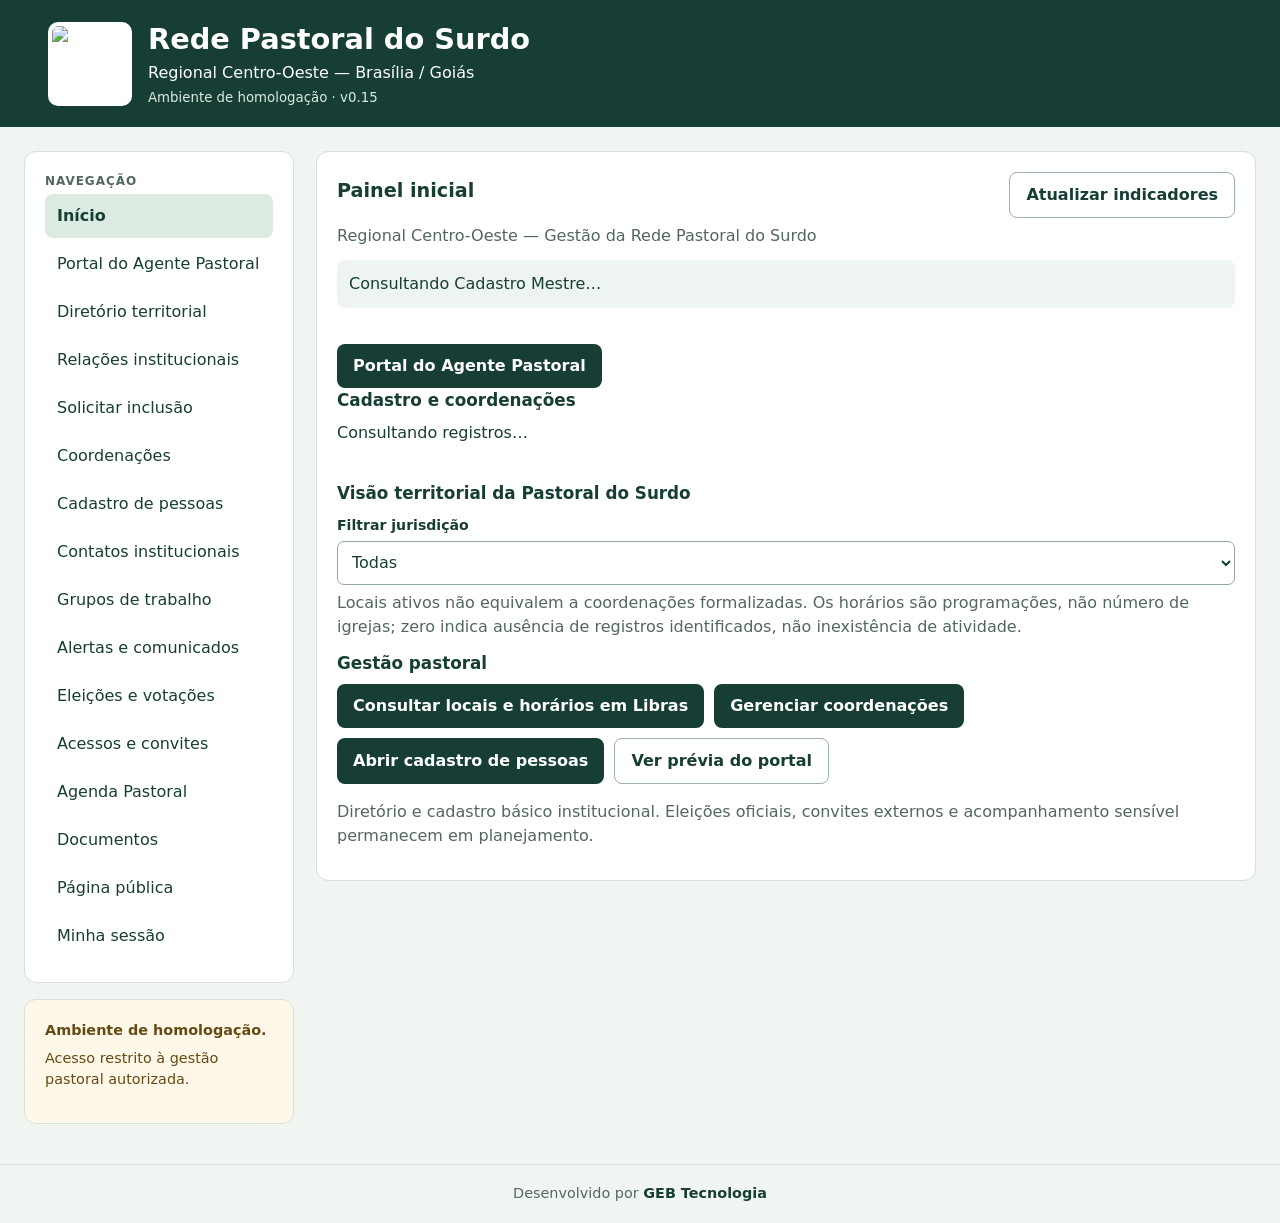
<file: apps-script/Index.html>
<!DOCTYPE html><html lang="pt-BR"><head><base target="_top"><meta charset="utf-8"><meta name="viewport" content="width=device-width,initial-scale=1"><style>
*{box-sizing:border-box}body{margin:0;background:#f1f5f2;color:#173e34;font:16px/1.5 system-ui,sans-serif}header{background:#173e34;color:white;display:flex;align-items:center;gap:16px;padding:18px clamp(18px,4vw,48px)}header img{width:84px;height:84px;object-fit:contain;background:white;padding:4px;border-radius:10px}h1{font-size:clamp(1.35rem,3vw,1.8rem);margin:0}h2{font-size:1.2rem;margin:0 0 8px}h3{font-size:1.05rem;margin:0 0 8px}p{margin:6px 0 12px}small,.muted{color:#52685c}header small{color:#dcebe2}.shell{max-width:1600px;margin:auto;padding:24px;display:grid;grid-template-columns:270px minmax(0,1fr);gap:22px;align-items:start}aside{position:sticky;top:16px}.card,section{background:#fff;border:1px solid #d4e0d8;border-radius:12px;padding:20px;margin:0 0 16px}.notice{background:#fff8e8;color:#654a14;font-size:.9rem}nav a,nav button{display:block;padding:10px 12px;text-decoration:none;color:#173e34;border-radius:8px;margin:4px 0}nav a:hover,nav a.active,nav button:hover,nav button.active{background:#dcebe2;font-weight:650}button{font:inherit;padding:10px 16px;background:#173e34;color:white;border:0;border-radius:8px;cursor:pointer;font-weight:600}button.secondary{background:#fff;color:#173e34;border:1px solid #9cb3a5}button:disabled{opacity:.55;cursor:wait}a:focus-visible,button:focus-visible,select:focus-visible,input:focus-visible,textarea:focus-visible{outline:3px solid #b98b34;outline-offset:2px}.toolbar{display:flex;flex-wrap:wrap;align-items:center;gap:10px}.toolbar h2{margin-right:auto}.filters{display:grid;grid-template-columns:repeat(2,minmax(0,1fr));gap:14px;margin:18px 0}.field label{display:block;font-size:.88rem;font-weight:650;margin-bottom:5px}.field select,.field input,.field textarea{width:100%;padding:10px;border:1px solid #93a99b;border-radius:7px;background:white;color:#173e34;font:inherit;min-height:44px}.wide{grid-column:1/-1}.breadcrumb{padding:10px 12px;background:#eef4ef;border-radius:8px;margin:12px 0;font-weight:600;overflow-wrap:anywhere}.details{border-left:4px solid #31795b;background:#f5f9f6;border-radius:8px;padding:16px;margin:14px 0}.results{display:grid;grid-template-columns:repeat(auto-fit,minmax(min(300px,100%),1fr));gap:12px}.result{padding:15px;border:1px solid #d4e0d8;border-radius:10px;overflow-wrap:anywhere}.result p{margin:5px 0}.result button{margin-top:10px}.kicker{font-size:.75rem;text-transform:uppercase;letter-spacing:.08em;color:#52685c;font-weight:700}.summary{display:flex;flex-wrap:wrap;gap:10px;margin:12px 0}.summary span{background:#eef4ef;border:1px solid #dce7df;border-radius:8px;padding:8px 12px}footer{text-align:center;padding:18px;color:#52685c;border-top:1px solid #d4e0d8;font-size:.9rem}footer strong{color:#173e34}[hidden]{display:none!important}#content section{padding:14px}#content article{border-top:1px solid #d4e0d8;padding:8px 0}.skip{position:absolute;top:-100px;left:8px;background:white;padding:8px;z-index:5}.skip:focus{top:8px}@media(max-width:800px){.shell{grid-template-columns:1fr;padding:14px;gap:8px}aside{position:static}nav{display:flex;flex-wrap:wrap}nav a{flex:1 1 auto}.filters{grid-template-columns:1fr}header{padding:14px}header img{width:68px;height:68px}.card,section{padding:16px}}
nav button{width:100%;background:transparent;text-align:left;color:#173e34;font-weight:500;border:0;font:inherit;cursor:pointer}nav button.active{font-weight:700}nav button:focus-visible{outline:3px solid #b98b34}.page-head{margin-bottom:18px}.home-cards{display:grid;grid-template-columns:repeat(auto-fit,minmax(min(185px,100%),1fr));gap:12px;margin:18px 0}.home-stat{padding:14px;border:1px solid #d4e0d8;border-radius:10px;background:#f5f9f6}.home-stat strong{display:block;font-size:1.65rem}.home-links{display:flex;flex-wrap:wrap;gap:10px}.module-message{padding:12px;background:#eef4ef;border-radius:8px}.preview-shell{border:1px solid #d4e0d8;padding:22px;border-radius:12px;background:#f5f9f6}.preview-shell h3{font-size:1.7rem}.portal-actions{display:flex;flex-wrap:wrap;gap:10px}.portal-actions a{display:inline-block;background:#173e34;color:#fff;padding:10px 16px;border-radius:8px;text-decoration:none}#questionario-previa details{border:1px solid #d4e0d8;border-radius:9px;padding:12px;margin:10px 0}#questionario-previa summary{font-weight:650;cursor:pointer}@media(max-width:800px){nav button{width:auto;flex:1 1 auto;font-size:.9rem}}.address-block{margin:12px 0;line-height:1.5}.map-link{display:inline-flex;align-items:center;gap:6px;border:1px solid #9cb3a5;border-radius:8px;padding:7px 12px;color:#173e34;text-decoration:none;font-size:.88rem;font-weight:650}.program-time{display:flex;flex-wrap:wrap;gap:8px;align-items:center;margin:12px 0}.program-time strong{font-size:1.35rem}.technical{margin-top:12px;padding-top:10px;border-top:1px solid #d4e0d8;font-size:.85rem}.technical summary{cursor:pointer;font-weight:650}.technical small{display:block;overflow-wrap:anywhere;margin:5px 0}.result h3{font-size:1.12rem}.result .muted{font-size:.88rem}.result .program-time p{margin:0}.pre-list{max-height:550px;overflow:auto}.result .actions{display:flex;flex-wrap:wrap;gap:8px}.contact-group{border-block:1px solid #d4e0d8;margin:8px 0;padding:8px 0}.contact-group p{margin:4px 0}.contact-line{display:flex;align-items:center;flex-wrap:wrap;gap:8px;margin:8px 0}.contact-action{width:36px;height:36px;display:inline-flex;align-items:center;justify-content:center;border:1px solid #d4e0d8;border-radius:7px;color:#173e34;background:#fff}.contact-action.whatsapp{color:#17633c}.contact-action:hover{background:#e6efe7}.ficha-nav{display:flex;flex-wrap:wrap;gap:6px;margin:12px 0 20px}.ficha-nav button{padding:8px 12px;border:1px solid #b5c8bb;background:#fff;color:#173e34;font-size:.9rem}.ficha-nav button[aria-pressed="true"]{background:#173e34;color:#fff}.ficha-nav button:disabled{cursor:not-allowed}.ficha-grupo{padding:14px 0;border-top:1px solid #d4e0d8}.ficha-grupo h3{margin:4px 0 10px}.ficha-sacramento{border:1px solid #d4e0d8;border-radius:10px;padding:14px;margin:10px 0}.ficha-sacramento .filters{margin:8px 0}.ficha-opcoes{display:grid;grid-template-columns:repeat(auto-fit,minmax(min(220px,100%),1fr));gap:5px 16px}.ficha-opcoes label{display:flex!important;align-items:flex-start;gap:8px;margin:0;padding:6px 0;font-weight:400;line-height:1.35}.field input[type=checkbox],#pessoa-form input[type=checkbox]{appearance:auto;flex:0 0 18px;width:18px!important;height:18px!important;min-height:0!important;margin:2px 0 0;padding:0!important;accent-color:#31795b}.ficha-nav + form .filters>div{min-width:0}.ficha-save{display:flex;flex-wrap:wrap;align-items:center;gap:10px;padding:12px 0;border-top:1px solid #d4e0d8;margin-top:14px}.ficha-save p{margin:0}.ficha-tab-title{margin-top:16px}#p-contato-acoes .contact-line{margin:5px 0}#p-vinculos{margin-top:12px}@media print{.ficha-nav{display:none}.ficha-opcoes{grid-template-columns:repeat(2,minmax(0,1fr))}.ficha-sacramento{break-inside:avoid}}.agent-hero{background:#173e34;color:#fff;padding:28px;border-radius:12px;margin-bottom:24px}.agent-hero h2{color:#fff;font-size:clamp(1.5rem,3vw,2rem);margin:8px 0}.agent-hero p{color:#e7f2e9;max-width:650px}.agent-eyebrow{font-size:.75rem;letter-spacing:.12em;font-weight:700;color:#d5e6d7}.agent-grid{display:grid;grid-template-columns:repeat(auto-fit,minmax(min(240px,100%),1fr));gap:12px;margin:12px 0 28px}.agent-card{display:flex;flex-direction:column;align-items:flex-start;gap:10px;border:1px solid #d4e0d8;border-radius:10px;padding:18px;background:#fff}.agent-card h3,.agent-card p{margin:0}.agent-card p{flex:1;color:#415c50;line-height:1.5}.agent-card button{margin-top:auto}.agent-card a{margin-top:auto}</style></head><body><a class="skip" href="#main" target="_self">Ir para o conteúdo</a><header><img __REGIONAL_LOGO_ATTR__ alt="Logo oficial da Pastoral do Surdo Regional Centro-Oeste — Brasília/Goiás"><div><h1>Rede Pastoral do Surdo</h1><div>Regional Centro-Oeste — Brasília / Goiás</div><small>Ambiente de homologação · v0.15</small></div></header><div class="shell"><aside><section><div class="kicker">Navegação</div><nav aria-label="Menu"><button type="button" data-page="home" class="active" aria-current="page">Início</button><button type="button" data-page="portal-agente">Portal do Agente Pastoral</button><button type="button" data-page="territorio">Diretório territorial</button><button type="button" data-page="relacoes-institucionais">Relações institucionais</button><button type="button" data-page="inclusao">Solicitar inclusão</button><button type="button" data-page="gestao">Coordenações</button><button type="button" data-page="cadastro-pessoas">Cadastro de pessoas</button><button type="button" data-page="contatos">Contatos institucionais</button><button type="button" data-page="grupos">Grupos de trabalho</button><button type="button" data-page="alertas">Alertas e comunicados</button><button type="button" data-page="eleicoes">Eleições e votações</button><button type="button" data-page="acessos-gestao">Acessos e convites</button><button type="button" data-page="agenda-pastoral">Agenda Pastoral</button><button type="button" data-page="documentos">Documentos</button><button type="button" data-page="pagina-publica">Página pública</button><button type="button" data-page="acesso">Minha sessão</button></nav></section><section class="notice"><strong>Ambiente de homologação.</strong><p>Acesso restrito à gestão pastoral autorizada.</p></section></aside><main id="main" tabindex="-1"><section id="home"><div class="toolbar"><h2>Painel inicial</h2><button type="button" class="secondary" id="home-refresh">Atualizar indicadores</button></div><p class="muted">Regional Centro-Oeste — Gestão da Rede Pastoral do Surdo</p><p id="home-status" role="status" class="module-message">Carregando os dados institucionais…</p><div id="home-metrics" class="home-cards"></div><div class="toolbar"><button type="button" data-open="portal-agente">Portal do Agente Pastoral</button></div><h3>Cadastro e coordenações</h3><p id="home-cadastro-status" role="status">Aguardando consulta.</p><div id="home-cadastro-metrics" class="home-cards"></div><h3>Visão territorial da Pastoral do Surdo</h3><div class="field"><label for="home-diocese">Filtrar jurisdição</label><select id="home-diocese"><option value="">Todas</option></select></div><p class="muted">Locais ativos não equivalem a coordenações formalizadas. Os horários são programações, não número de igrejas; zero indica ausência de registros identificados, não inexistência de atividade.</p><div id="home-territorial-table" style="overflow-x:auto"></div><h3>Gestão pastoral</h3><div class="home-links"><button type="button" data-open="territorio">Consultar locais e horários em Libras</button><button type="button" data-open="gestao">Gerenciar coordenações</button><button type="button" data-open="cadastro-pessoas">Abrir cadastro de pessoas</button><button type="button" class="secondary" data-open="pagina-publica">Ver prévia do portal</button></div><p class="muted" style="margin-top:16px">Diretório e cadastro básico institucional. Eleições oficiais, convites externos e acompanhamento sensível permanecem em planejamento.</p></section><section id="territorio" hidden><div class="toolbar"><h2>Diretório territorial</h2><button type="button" id="load-territorio">Atualizar diretório</button></div><p class="muted">Cadastro de unidades, comunidades e celebrações.</p><p id="territorio-status" role="status"></p><div id="territorio-filtros" hidden><div id="summary" class="summary"></div><div class="filters"><div class="field wide"><label for="filtro-libras">Presença de Libras e Pastoral do Surdo</label><select id="filtro-libras"><option value="todos">Todos os locais</option><option value="fixo">Horários recorrentes</option><option value="confirmada">Somente horários confirmados</option><option value="pastoral">Pastoral do Surdo ativa</option><option value="pendente">Referências a confirmar ou divergentes</option></select><small></small></div><div class="field"><label for="provincia">Província eclesiástica</label><select id="provincia"></select></div><div class="field"><label for="jurisdicao">Arquidiocese ou diocese</label><select id="jurisdicao"></select></div><div class="field"><label for="paroquia">Unidade paroquial</label><select id="paroquia"></select></div><div class="field"><label for="comunidade">Comunidade / capela</label><select id="comunidade"></select></div><div class="field"><label for="categoria">Exibir</label><select id="categoria"><option value="dioceses">Jurisdições</option><option value="paroquias">Unidades paroquiais</option><option value="comunidades">Comunidades</option><option value="missas">Programações</option><option value="pastorais">Pastorais</option></select></div><div class="field"><label for="busca">Buscar neste território</label><input id="busca" type="search" placeholder="Nome, município, endereço"></div></div><button class="secondary" id="limpar" type="button">Limpar filtros</button><div class="breadcrumb" id="caminho" aria-live="polite"></div><div id="detalhes"></div></div><section id="er16-painel" class="details"><h3>Endereços institucionais</h3><p class="muted">CNBB Regional Centro-Oeste (CO) — raiz da rede. Endereço físico independente da abrangência e da hierarquia religiosa.</p><div class="toolbar"><button id="er16-load" type="button" class="secondary">Carregar catálogo de endereços</button></div><div id="er16-catalogo" hidden><div class="filters"><div class="field"><label for="er16-tipo">Categoria</label><select id="er16-tipo"><option value="regional">Sede regional</option><option value="dioceses">Dioceses e arquidioceses</option><option value="paroquias">Paróquias</option><option value="comunidades">Comunidades</option><option value="locais">Locais de referência</option><option value="organizacoes">Instituições e organizações</option></select></div><div class="field"><label for="er16-busca">Buscar por nome ou ID</label><input id="er16-busca" type="search"></div><div class="field wide"><label for="er16-id">Registro</label><select id="er16-id"></select></div></div><button id="er16-open" type="button" class="secondary">Abrir endereço</button></div><p id="er16-status" role="status"></p><form id="er16-form" hidden><h4 id="er16-titulo"></h4><p id="er16-ref" class="muted"></p><div class="filters"><div class="field"><label for="er16-cep">CEP</label><input id="er16-cep" name="cep"></div><div class="field"><label for="er16-pais">País</label><input id="er16-pais" name="pais"></div><div class="field"><label for="er16-uf">UF</label><input id="er16-uf" name="uf" maxlength="2"></div><div class="field"><label for="er16-cidade">Município</label><input id="er16-cidade" name="cidade" maxlength="120"></div><div class="field"><label for="er16-ra">Região administrativa</label><input id="er16-ra" name="regiaoAdministrativa" maxlength="120"></div><div class="field"><label for="er16-bairro">Bairro / Localidade / Setor</label><input id="er16-bairro" name="bairro" maxlength="120"></div><div class="field wide"><label for="er16-logradouro">Logradouro</label><input id="er16-logradouro" name="logradouro" maxlength="500"></div><div class="field"><label for="er16-numero">Número</label><input id="er16-numero" name="numero" maxlength="50"></div><div class="field"><label for="er16-complemento">Complemento</label><input id="er16-complemento" name="complemento" maxlength="300"></div></div><label id="er16-confirm-wrap" hidden><input id="er16-confirm" type="checkbox"> Confirmo que estou informando um endereço físico, não apenas a abrangência de atuação.</label><div class="toolbar"><button id="er16-save" type="submit">Salvar endereço</button><button id="er16-sync" type="button" class="secondary" hidden>Sincronizar espelho</button><button id="er16-close" type="button" class="secondary">Fechar</button></div></form></section><div class="toolbar" id="cad-territorial-novos"><button type="button" id="cad-nova-paroquia" class="secondary">Nova unidade paroquial</button><button type="button" id="cad-nova-comunidade" class="secondary">Nova comunidade</button><button type="button" id="cad-nova-celebracao" class="secondary">Nova programação em Libras</button><button type="button" id="cad-nova-pastoral" class="secondary">Nova pastoral</button></div><section id="cad-territorial-ficha" class="details" hidden><h3 id="cad-territorial-titulo"></h3><p class="muted">Preencha os dados disponíveis. Os campos não conhecidos podem ficar vazios.</p><form id="cad-territorial-form"><div id="cad-territorial-campos"></div><div class="toolbar"><button type="submit" id="cad-territorial-salvar">Salvar ficha</button><button type="button" class="secondary" id="cad-territorial-excluir" hidden>Arquivar cadastro</button><button type="button" class="secondary" id="cad-territorial-fechar">Fechar</button></div></form><p id="cad-territorial-status" role="status"></p></section><p id="result-count" role="status"></p><div class="results" id="territorio-lista"></div></section>
<section id="inclusao" hidden><h2>Não encontrou a unidade?</h2><p class="muted">Registre uma solicitação de inclusão institucional para revisão. Não cria unidade diretamente no Cadastro Mestre.</p><button id="new-request" type="button" disabled>Solicitar inclusão de unidade</button><form id="unit-form" hidden><div class="filters"><div class="field"><label for="new-type">Tipo de unidade</label><select id="new-type"><option value="PAROQUIA">Paróquia</option><option value="QUASE_PAROQUIA">Quase-paróquia</option><option value="SANTUARIO">Santuário</option><option value="COMUNIDADE">Comunidade</option><option value="CAPELA">Capela</option><option value="NUCLEO">Núcleo local</option></select></div><div class="field"><label for="new-parent">Unidade superior</label><select id="new-parent" required></select></div><div class="field wide"><label for="new-name">Nome institucional *</label><input id="new-name" maxlength="180" required></div><div class="field"><label for="new-city">Município / RA *</label><input id="new-city" maxlength="100" required></div><div class="field"><label for="new-uf">UF *</label><select id="new-uf"><option>GO</option><option>DF</option></select></div><div class="field"><label for="new-neighborhood">Bairro / localidade</label><input id="new-neighborhood" maxlength="120"></div><div class="field"><label for="new-address">Endereço institucional</label><input id="new-address" maxlength="300"></div><div class="field"><label for="new-cep">CEP</label><input id="new-cep" maxlength="9" placeholder="00000-000"></div></div><button id="send-request" type="submit">Registrar solicitação</button> <button id="cancel-request" class="secondary" type="button">Cancelar</button></form><p id="request-status" role="status">Aguardando consulta do diretório.</p></section>
<section id="gestao" hidden><div class="toolbar"><h2>Coordenações e representantes</h2><button type="button" id="gestao-load">Consultar gestão</button></div><p id="gestao-status" role="status" class="module-message">Abra este módulo para consultar os registros.</p><div id="gestao-lista" class="results"></div><form id="equipe-form" hidden><h3>Nova coordenação ou representação — rascunho</h3><div class="filters"><div class="field"><label for="eq-nivel">Nível de atuação</label><select id="eq-nivel"><option value="REGIONAL">Regional</option><option value="ARQUIDIOCESANO_DIOCESANO">(Arqui)diocesano</option><option value="PAROQUIAL_REPRESENTANTE">Representante paroquial</option></select></div><div class="field"><label for="eq-unidade">Unidade</label><select id="eq-unidade" required></select></div><div class="field wide"><label for="eq-nome">Nome institucional</label><input id="eq-nome" maxlength="180" required placeholder="Nome da equipe"></div></div><button type="submit" id="eq-save">Salvar rascunho</button></form><div id="equipe-detalhe" hidden><h3 id="equipe-titulo"></h3><p id="equipe-info"></p><div class="toolbar"><button type="button" id="cargo-novo">Registrar cargo</button></div><form id="cargo-form" hidden class="details"><h3 id="cargo-titulo">Registrar cargo</h3><div class="filters"><div class="field"><label for="cargo-pessoa">Pessoa cadastrada</label><select id="cargo-pessoa" required></select></div><div class="field"><label for="cargo-funcao">Cargo e setor</label><select id="cargo-funcao" required></select></div><div class="field"><label for="cargo-vigencia">Mandato (período informado)</label><input id="cargo-vigencia" maxlength="80" placeholder="2026–2027"></div><div class="field"><label for="cargo-provimento">Provimento</label><select id="cargo-provimento"><option value="">Não informado</option><option>Eleição</option><option>Indicação</option><option>Designação</option><option>Outro</option></select></div><div class="field"><label for="cargo-inicio">Início de vigência</label><input id="cargo-inicio" type="date"></div><div class="field"><label for="cargo-fim">Fim de vigência</label><input id="cargo-fim" type="date"></div><div class="field"><label for="cargo-ratificacao">Data da ratificação</label><input id="cargo-ratificacao" type="date"></div><div class="field"><label for="cargo-ato">Ato de indicação (opcional)</label><input id="cargo-ato" maxlength="500"></div></div><label id="cargo-confirmacao"><input type="checkbox" id="cargo-confirmado"> Confirmo que o cargo foi autorizado pela instância competente.</label><div class="toolbar"><button type="submit" id="cargo-save">Salvar cargo</button><button type="button" class="secondary" id="cargo-cancelar">Cancelar</button></div><p id="cargo-status" role="status"></p></form><div id="equipe-composicao"></div><button type="button" class="secondary" id="eq-voltar">Voltar à lista</button></div><details><summary>Cargos previstos no Regimento</summary><div id="cargos-lista"></div></details></section>
<section id="cadastro-pessoas" hidden><h2>Cadastro de pessoas</h2><button type="button" id="p-voltar" class="secondary" hidden>Voltar aos cadastros</button><div id="p-listagem"><div class="field"><label for="p-busca">Buscar pessoas</label><input id="p-busca" type="search" placeholder="Nome, telefone, cargo ou local"></div><div class="field"><label for="p-filtro-local">Filtrar cadastros por território ou local</label><select id="p-filtro-local"><option value="">Todos os locais</option></select></div><p id="p-filtro-status" role="status">Consulte os cadastros existentes ou abra uma ficha.</p><div class="home-links"><button type="button" id="p-abrir-completo">Novo cadastro</button><button type="button" class="secondary" id="p-consultar">Atualizar lista</button></div><div id="p-lista" class="results"></div></div><button type="button" id="p-abrir-pre" hidden></button><div id="pre-area" hidden><h3 id="pre-titulo">Cadastros existentes</h3><p>Arquivo histórico de importação.</p><button type="button" class="secondary" id="pre-novo">Novo cadastro</button><form id="pre-form"><input type="hidden" id="pre-id"><div class="filters"><div class="field"><label for="pre-nome">Nome</label><input id="pre-nome" maxlength="180"></div><div class="field"><label for="pre-contato">Telefone</label><input id="pre-contato" maxlength="200"></div><div class="field"><label for="pre-funcao">Cargo</label><input id="pre-funcao" maxlength="120"></div><div class="field"><label for="pre-setor">Setor</label><select id="pre-setor"><option value="">Não informado</option><option value="Ouvinte">Ouvinte</option><option value="Surdo">Surdo</option></select></div><div class="field"><label for="pre-ref">Vincular local cadastrado (opcional)</label><select id="pre-ref"><option value="">Sem vínculo</option></select><small id="pre-ddd"></small><label for="pre-local">Local informado, se não localizado no cadastro</label><input id="pre-local" maxlength="180"></div><div class="field"><label for="pre-cidade">Cidade / RA</label><input id="pre-cidade" maxlength="120"></div></div><label><input id="pre-autorizado" type="checkbox" required> Confirmo autorização institucional e finalidade legítima para este registro.</label><p><button type="submit" id="pre-save">Salvar cadastro</button></p></form><p id="pre-status" role="status">Carregando…</p><div class="field"><label for="pre-busca">Buscar cadastros</label><input id="pre-busca" type="search" placeholder="Nome ou local"></div><div class="pre-list results" id="pre-list"></div></div><div id="p-ficha-nav" class="ficha-nav" hidden role="group" aria-label="Seções da ficha"><button type="button" data-ficha-aba="geral" aria-pressed="false">Dados gerais</button><button type="button" data-ficha-aba="vinculos" aria-pressed="false">Vínculos e cargos</button><button type="button" data-ficha-aba="familia" aria-pressed="false">Família e rede de apoio</button><button type="button" data-ficha-aba="comunicacao" aria-pressed="false">Comunicação e acessibilidade</button><button type="button" data-ficha-aba="sacramentos" aria-pressed="false">Vida sacramental</button><button type="button" data-ficha-aba="participacao" aria-pressed="false">Participação e acompanhamento pastoral</button><button type="button" data-ficha-aba="socioeconomico" aria-pressed="false">Perfil socioeconômico</button><button type="button" data-ficha-aba="historico" aria-pressed="false">Histórico de eventos</button><button type="button" data-ficha-aba="privacidade" aria-pressed="false">Privacidade e origem</button></div><form id="pessoa-form" hidden><h3 id="p-ficha-titulo">Ficha de cadastro</h3><input type="hidden" id="p-id"><input type="hidden" id="p-revisao"><p class="muted">Preencha somente as informações disponíveis. A ficha pode ser complementada posteriormente, sem criar outra pessoa.</p><div data-ficha-painel="geral"><h3>Identificação</h3><div class="filters"><div class="field"><label for="p-nome">Nome completo</label><input id="p-nome" maxlength="180"></div><div class="field"><label for="p-preferido">Nome preferido</label><input id="p-preferido" maxlength="100"></div><div class="field"><label for="p-nascimento">Data de nascimento</label><input id="p-nascimento" type="date"></div><div class="field"><label for="p-cpf">CPF (opcional, quando autorizado)</label><input id="p-cpf" inputmode="numeric" maxlength="14" placeholder="000.000.000-00" autocomplete="off"><small>Usado para identificação de duplicidade. O número não é armazenado em texto aberto.</small></div></div><h3>Endereço residencial</h3><p class="muted">Informe o endereço completo quando autorizado e disponível. Todos os campos podem ser preenchidos progressivamente.</p><div class="filters"><div class="field"><label for="p-pais">País</label><input id="p-pais" placeholder="Brasil, se conhecido"></div><div class="field"><label for="p-cep">CEP</label><input id="p-cep" inputmode="numeric" maxlength="9" placeholder="00000-000" pattern="[0-9]{5}-?[0-9]{3}"><button type="button" id="p-cep-consultar" class="secondary">Consultar CEP</button><p id="p-cep-status" role="status" class="muted"></p><button type="button" id="p-cep-aplicar" class="secondary" hidden>Usar endereço encontrado</button></div><div class="field"><label for="p-uf">Estado / UF</label><select id="p-uf"><option value="">Selecione</option><option>AC</option><option>AL</option><option>AP</option><option>AM</option><option>BA</option><option>CE</option><option>DF</option><option>ES</option><option>GO</option><option>MA</option><option>MT</option><option>MS</option><option>MG</option><option>PA</option><option>PB</option><option>PR</option><option>PE</option><option>PI</option><option>RJ</option><option>RN</option><option>RS</option><option>RO</option><option>RR</option><option>SC</option><option>SP</option><option>SE</option><option>TO</option></select></div><div class="field"><label for="p-cidade">Município</label><input id="p-cidade" maxlength="120"></div><div id="p-ra-slot"></div><div class="field"><label for="p-bairro">Bairro / Localidade / Setor</label><input id="p-bairro" maxlength="120"></div><div class="field"><label for="p-logradouro">Logradouro</label><input id="p-logradouro" maxlength="250"></div><div class="field"><label for="p-numero">Número (ou s/n)</label><input id="p-numero" maxlength="30"></div><div class="field"><label for="p-complemento">Complemento</label><input id="p-complemento" maxlength="150"></div></div><h3>Contato</h3><div class="filters"><div class="field"><label for="p-email">E-mail</label><input id="p-email" type="email" maxlength="180"></div><div class="field"><label for="p-telefone">Telefone / WhatsApp</label><input id="p-telefone" type="tel" maxlength="25"><div id="p-contato-acoes"></div></div><div class="field"><label for="p-canal">Canal preferido</label><select id="p-canal"><option value="">Não informado</option><option value="EMAIL">E-mail</option><option value="WHATSAPP">WhatsApp</option><option value="OUTRO">Outro meio acessível</option><option value="SEM_CONTATO">Não deseja contato</option></select></div></div></div><div hidden><h3>Vínculo territorial (legado)</h3><p class="muted">Não é necessário participar de uma paróquia. O vínculo escolhido é institucional, independente do endereço residencial, religião ou cargo.</p><div class="filters"><div class="field"><label for="p-regional">Regional</label><select id="p-regional"><option value="">Sem vínculo informado</option><option value="CO">Centro-Oeste</option></select></div><div class="field"><label for="p-diocese">Arquidiocese ou diocese</label><select id="p-diocese" disabled></select></div><div class="field"><label for="p-paroquia">Paróquia</label><select id="p-paroquia" disabled></select></div><div class="field"><label for="p-comunidade">Comunidade / capela</label><select id="p-comunidade" disabled></select></div><div class="field"><label for="p-local-ref">Outro local de referência sem matriz vinculada</label><select id="p-local-ref" disabled></select></div></div></div><div id="p-campos-unicos"></div><div data-ficha-painel="privacidade"><h3>Origem e histórico</h3><p id="p-origem" class="muted"></p><h3>Autorização e privacidade</h3><label><input type="checkbox" id="p-autoriza-opcionais"> Autorização específica para registrar informações opcionais de acompanhamento, inclusive dados sensíveis, quando informados.</label><p>Os dados são usados para cadastro e organização do atendimento pastoral, com acesso restrito. A pessoa pode solicitar correção, acesso ou retirada de autorização à administração responsável. O registro de dados sensíveis e o envio de mensagens dependem das autorizações específicas aplicáveis.</p><label style="display:flex;gap:10px;align-items:flex-start;margin:14px 0"><input id="p-autoriza" type="checkbox" required>Confirmo que a instituição autorizou esta operação e que a pessoa adulta recebeu a informação de privacidade e autorizou o registro destes dados.</label></div><div class="ficha-save"><button id="p-save" type="submit" disabled>Salvar cadastro</button><button id="p-cancelar" type="button" class="secondary">Voltar à lista</button><p id="p-status" role="status"></p></div></form><section id="p-complementos" hidden><h3 id="p-complementos-titulo"></h3><p class="muted">Consulta restrita à administração institucional. Nesta versão, os registros são somente para leitura.</p><p id="p-complementos-status" role="status"></p><div id="p-complementos-lista" class="results"></div></section><section id="p-vinculos" hidden><h3>Vínculos da pessoa</h3><div id="p-vinculos-lista" class="results"></div><h4>Adicionar vínculo</h4><form id="p-vinculo-form"><div class="filters"><div class="field"><label for="p-vinculo-tipo">Tipo de vínculo</label><select id="p-vinculo-tipo"><option>Território</option><option>Pastoral</option></select></div><div class="field"><label for="p-vinculo-destino">Local ou pastoral</label><select id="p-vinculo-destino" required></select></div><div class="field"><label for="p-vinculo-cargo">Cargo / participação</label><input id="p-vinculo-cargo" maxlength="120"></div><div class="field"><label for="p-vinculo-setor">Setor</label><select id="p-vinculo-setor"><option value="">Não informado</option><option>Surdo</option><option>Ouvinte</option></select></div></div><button type="submit" id="p-vinculo-save">Adicionar vínculo</button></form><p id="p-vinculo-status" role="status"></p></section><div hidden><hr><h3>Questionário complementar</h3><p class="muted">Perguntas de comunicação, sacramentos, religião, saúde e acompanhamento estão disponíveis para revisão do instrumento, sem campos de resposta nesta etapa. A coleta depende da aprovação institucional e de permissões específicas.</p><p id="questionario-status" role="status" class="module-message">Aguardando consulta.</p><div id="questionario-previa"></div><button type="button" id="q-retry" class="secondary">Atualizar questionário</button></div></section>
<section id="contatos" hidden><div class="toolbar"><h2>Contatos institucionais e pastorais</h2><button type="button" id="ci-load" class="secondary">Atualizar</button></div><p>Consulte contatos de cúrias, paróquias e comunidades já existentes no Cadastro Mestre. Registre referências específicas da Pastoral do Surdo, de outras pastorais e setores, sem confundir com perfis pessoais.</p><div class="field"><label for="ci-filtro">Filtrar por território ou unidade</label><select id="ci-filtro"><option value="">Todos</option></select></div><p id="ci-status" role="status">Aguardando consulta.</p><div id="ci-list" class="results"></div><form id="ci-form"><h3>Registrar contato institucional</h3><div class="filters"><div class="field"><label for="ci-unidade">Unidade de referência</label><select id="ci-unidade" required></select></div><div class="field"><label for="ci-tipo">Tipo de contato</label><select id="ci-tipo"><option value="CURIA_DIOCESANA">Cúria diocesana</option><option value="SECRETARIA_PAROQUIAL">Secretaria paroquial</option><option value="PASTORAL_DO_SURDO">Pastoral do Surdo</option><option value="OUTRA_PASTORAL">Outra pastoral</option><option value="COMUNICACAO">Comunicação</option><option value="OUTRO">Outro setor</option></select></div><div class="field"><label for="ci-setor">Setor / função</label><input id="ci-setor" maxlength="120"></div><div class="field"><label for="ci-nome">Nome de referência</label><input id="ci-nome" maxlength="180"></div><div class="field"><label for="ci-telefone">Telefone</label><input id="ci-telefone" maxlength="50"></div><div class="field"><label for="ci-whatsapp">WhatsApp</label><input id="ci-whatsapp" maxlength="50"></div><div class="field"><label for="ci-email">E-mail</label><input id="ci-email" type="email" maxlength="180"></div></div><label><input type="checkbox" id="ci-autorizado" required> Confirmo que a referência é institucional ou foi autorizada para esta finalidade.</label><p><button id="ci-save" type="submit" disabled>Salvar contato</button></p></form></section>
<section id="grupos" hidden><div class="toolbar"><h2>Grupos de trabalho</h2><button type="button" class="secondary" id="gt-load">Atualizar</button></div><p>Organize pessoas em equipes por território e finalidade, independentemente de cargos regimentais. Exemplos: liturgia e interpretação, formação, comunicação, eventos e visitas pastorais.</p><p id="gt-status" role="status" class="module-message">Abra o módulo para consultar.</p><div id="gt-list" class="results"></div><form id="gt-form"><h3>Criar grupo</h3><div class="filters"><div class="field"><label for="gt-unidade">Território</label><select id="gt-unidade" required></select></div><div class="field"><label for="gt-nome">Nome do grupo</label><input id="gt-nome" maxlength="120" required></div><div class="field wide"><label for="gt-objetivo">Objetivo</label><textarea id="gt-objetivo" maxlength="500" required rows="3"></textarea></div></div><button type="submit" id="gt-save" disabled>Criar grupo</button></form><form id="gt-member-form"><h3>Vincular participante</h3><p>Somente pessoas já cadastradas. As referências documentais e contatos parciais não são contas de acesso.</p><div class="filters"><div class="field"><label for="gt-grupo">Grupo</label><select id="gt-grupo" required></select></div><div class="field"><label for="gt-pessoa">Pessoa</label><select id="gt-pessoa" required></select></div><div class="field"><label for="gt-funcao">Função no grupo</label><input id="gt-funcao" maxlength="80" value="Participante" required></div></div><label><input id="gt-autorizado" type="checkbox" required> Confirmo a participação autorizada.</label><p><button type="submit" id="gt-member-save" disabled>Vincular pessoa</button></p></form></section>
<section id="alertas" hidden><div class="toolbar"><h2>Alertas e comunicados</h2><button type="button" class="secondary" id="al-load">Atualizar</button></div><p>Prepare comunicados e publique no mural administrativo. Envio por e-mail, WhatsApp e notificações individuais depende da homologação de acesso, destinatários e autorizações de contato. Nenhum disparo externo ocorre nesta versão.</p><p id="al-status" role="status" class="module-message">Abra o módulo para consultar.</p><form id="al-form"><h3>Novo alerta</h3><div class="filters"><div class="field"><label for="al-tipo">Destinatários</label><select id="al-tipo"><option value="TERRITORIO">Território</option><option value="GRUPO">Grupo de trabalho</option></select></div><div class="field"><label for="al-destino">Destino</label><select id="al-destino" required></select></div><div class="field"><label for="al-prioridade">Prioridade</label><select id="al-prioridade"><option value="NORMAL">Normal</option><option value="URGENTE">Urgente</option></select></div><div class="field wide"><label for="al-titulo">Título</label><input id="al-titulo" maxlength="140" required></div><div class="field wide"><label for="al-msg">Mensagem institucional (sem dados pessoais sensíveis)</label><textarea id="al-msg" maxlength="1500" required rows="5"></textarea></div></div><button type="submit" id="al-save" disabled>Salvar rascunho</button></form><h3>Mural e rascunhos</h3><div id="al-list" class="results"></div></section>
<section id="eleicoes" hidden><h2>Eleições e votações</h2><p class="notice">Planejamento exclusivamente regional, (arqui)diocesano e paroquial quando aplicável. Candidaturas e urna real ainda bloqueadas. Nenhum voto ou candidatura será registrado.</p><div class="filters"><div class="field"><label for="eleicao-nivel">Nível do processo</label><select id="eleicao-nivel"><option>Regional</option><option>(Arqui)diocesano</option><option>Representação paroquial — quando aplicável</option></select></div></div><div id="eleicao-regras"></div><h3>Fluxo proposto</h3><p>Comissão eleitoral → inscrição de chapa e aceite dos candidatos → verificação dos requisitos → eleitorado validado → votação → apuração → ata e ratificação → mandato e transição.</p><p>Enquetes consultivas e votações deliberativas são processos distintos; o acesso à plataforma não concede automaticamente direito a voto.</p></section>
<section id="acessos-gestao" hidden><h2>Acessos e convites</h2><p class="notice">Acesso externo pendente de homologação. Não enviar convites nem compartilhar as planilhas.</p><div class="results"><article class="result"><h3>Visitante</h3><p>Página pública, blog e informações institucionais aprovadas.</p></article><article class="result"><h3>Pessoa cadastrada</h3><p>Somente perfil próprio e acompanhamento solicitado, se houver conta autorizada.</p></article><article class="result"><h3>Representante paroquial</h3><p>Operações explicitamente autorizadas na unidade.</p></article><article class="result"><h3>Coordenação (Arqui)diocesana</h3><p>Equipe e território próprios; sem acesso automático a outras dioceses.</p></article><article class="result"><h3>Coordenação regional / nacional</h3><p>Supervisão conforme competência; indicadores agregados de acessibilidade.</p></article><article class="result"><h3>Comissão eleitoral e acompanhamento autorizado</h3><p>Permissões específicas, temporárias e separadas de informações sacramentais privadas.</p></article></div><p>Convite aprovado → identidade Google verificada → vínculo territorial e perfil autorizados → vigência e revogação. Cadastro, cargo e conta são separados.</p></section>
<section id="pagina-publica" hidden><h2>Página pública — prévia</h2><p class="notice">Esta é uma prévia dentro do sistema privado, não uma página publicada.</p><div class="preview-shell"><div class="kicker">Pastoral do Surdo • Regional Centro-Oeste</div><h3>Rede Pastoral do Surdo</h3><p>Evangelização, acessibilidade, formação e participação da pessoa surda na vida da Igreja.</p><div class="portal-actions"><button type="button" data-open="home">Acessar área privada</button><a href="https://pastoraldosurdocentro.blogspot.com/" target="_blank" rel="noopener noreferrer">Blog institucional</a></div><h3 style="font-size:1.1rem;margin-top:24px">Nossa missão</h3><p>Protagonismo da pessoa surda, comunicação em Libras, formação acessível e participação comunitária.</p><h3 style="font-size:1.1rem">Notícias e atividades</h3><p>Acompanhe as publicações no blog da Pastoral do Surdo.</p></div></section>
<section id="portal-agente" hidden><div class="agent-hero"><span class="agent-eyebrow">REDE PASTORAL DO SURDO</span><h2>Portal do Agente Pastoral</h2><p>Formação, recursos e ferramentas a serviço da evangelização acessível.</p><button type="button" data-open="acesso" class="secondary">Minha sessão</button></div><h3>Pastoral em ação</h3><div class="agent-grid"><article class="agent-card"><h3>Minha comunidade</h3><p>Consulte as unidades eclesiásticas, pastorais e programações cadastradas.</p><button type="button" data-open="territorio" class="secondary">Consultar diretório</button></article><article class="agent-card"><h3>Coordenações e mandatos</h3><p>Acompanhe as equipes e os vínculos institucionais de acordo com suas permissões.</p><button type="button" data-open="gestao" class="secondary">Acessar coordenações</button></article><article class="agent-card"><h3>Rede de agentes</h3><p>Localize pessoas cadastradas e seus vínculos pastorais, mediante autorização.</p><button type="button" data-open="cadastro-pessoas" class="secondary">Consultar cadastros</button></article><article class="agent-card"><h3>Grupos de trabalho</h3><p>Organize a participação dos agentes nas iniciativas da pastoral.</p><button type="button" data-open="grupos" class="secondary">Acessar grupos</button></article><article class="agent-card"><h3>Comunicados</h3><p>Consulte os avisos da gestão pastoral.</p><button type="button" data-open="alertas" class="secondary">Consultar comunicados</button></article><article class="agent-card"><h3>Biblioteca documental</h3><p>Consulte o Regimento e os documentos disponíveis para seu perfil.</p><button type="button" data-open="documentos" class="secondary">Abrir biblioteca</button></article></div><h3>Formação e materiais de apoio</h3><div class="agent-grid"><article class="agent-card"><h3>Regimento Interno</h3><p>Conheça a organização e as responsabilidades pastorais.</p><a href="https://drive.google.com/file/d/1cT0LzVCe0bwhqhtRbaoM_Y4_SzDxjY0z/view" target="_blank" rel="noopener noreferrer" class="map-link">Ler Regimento (PDF)</a></article><article class="agent-card"><h3>Pastoral do Surdo na CNBB</h3><p>Acompanhe notícias, iniciativas e experiências de evangelização acessível.</p><a href="https://www.cnbb.org.br/pastoral-do-surdo/" target="_blank" rel="noopener noreferrer" class="map-link">Consultar CNBB</a></article><article class="agent-card"><h3>Formação de intérpretes católicos</h3><p>Experiência de formação continuada apresentada pela Arquidiocese de São Luís.</p><a href="https://www.cnbb.org.br/arquidiocese-de-sao-luis-do-maranhao-promove-1o-encontro-de-interpretes-catolicos-de-libras/" target="_blank" rel="noopener noreferrer" class="map-link">Conhecer experiência</a></article></div><h3>Missão, encontros e comunidade</h3><div class="agent-grid"><article class="agent-card"><h3>Notícias e encontros regionais</h3><p>Acompanhe as atividades e os encontros da Pastoral do Surdo Centro-Oeste.</p><a href="https://pastoraldosurdocentro.blogspot.com/" target="_blank" rel="noopener noreferrer" class="map-link">Abrir blog regional</a></article><article class="agent-card"><h3>Celebrações acessíveis</h3><p>Consulte as informações públicas da rede pastoral.</p><a href="https://redepastoraldosurdo.compassrosesystems.com.br/" target="_blank" rel="noopener noreferrer" class="map-link">Abrir portal público</a></article></div></section><section id="documentos" hidden><div class="toolbar"><h2>Documentos</h2><button type="button" class="secondary" id="docs-refresh">Atualizar</button></div><h3>Documentos públicos</h3><div id="docs-publicos" class="results"></div><section id="docs-regional" hidden><h3>Documentos da Coordenação Regional</h3><div class="field"><label for="docs-busca">Buscar documento</label><input type="search" id="docs-busca" placeholder="Título ou categoria"></div><div class="filters"><div class="field"><label for="docs-categoria">Categoria</label><select id="docs-categoria"></select></div><div class="field"><label for="docs-ano">Ano</label><select id="docs-ano"></select></div><div class="field"><label for="docs-mandato">Mandato</label><select id="docs-mandato"></select></div><div class="field"><label for="docs-situacao">Situação documental</label><select id="docs-situacao"></select></div></div><p id="docs-contagem"></p><div id="docs-restritos" class="results"></div></section><p id="docs-status" role="status"></p></section><section id="relacoes-institucionais" hidden>
<div class="toolbar"><h2>Relações institucionais</h2><button type="button" id="ri-load" class="secondary">Atualizar</button><button type="button" id="ri-new" disabled>Nova relação</button></div>
<p>Consulte vínculos de cuidado pastoral, cooperação e responsabilidade institucional. A jurisdição territorial, a matriz canônica e as permissões de acesso permanecem independentes.</p>
<div class="filters"><div class="field"><label for="ri-busca">Buscar por nome, ID ou diocese</label><input type="search" id="ri-busca"></div><div class="field"><label for="ri-diocese">Jurisdição de origem ou destino</label><select id="ri-diocese"><option value="">Todas</option></select></div><div class="field"><label for="ri-filtro-status">Situação documental</label><select id="ri-filtro-status"><option value="">Todas</option></select></div><div class="field"><label for="ri-filtro-tipo">Tipo de relação</label><select id="ri-filtro-tipo"><option value="">Todos</option></select></div></div>
<p id="ri-status" role="status" aria-live="polite">Aguardando consulta.</p><div id="ri-list" class="results"></div>
<form id="ri-form" hidden><h3 id="ri-titulo">Nova relação</h3><div class="filters">
<div class="field wide"><label for="ri-origem">Entidade de origem — quem recebe o cuidado / inicia o vínculo</label><select id="ri-origem" required></select><small id="ri-origem-info"></small></div>
<div class="field"><label for="ri-tipo">Tipo de relação</label><select id="ri-tipo" required></select></div>
<div class="field wide"><label for="ri-destino">Entidade de destino — quem assume o cuidado / recebe o vínculo</label><select id="ri-destino" required></select><small id="ri-destino-info"></small></div>
<div class="field"><label for="ri-inicio">Início informado</label><input id="ri-inicio" maxlength="100" placeholder="AAAA-MM-DD ou período aproximado"></div><div class="field"><label for="ri-fim">Fim informado</label><input id="ri-fim" maxlength="100"></div>
<div class="field"><label for="ri-situacao">Situação documental</label><select id="ri-situacao" required></select></div><div class="field"><label for="ri-data">Data de referência</label><input id="ri-data" type="date"></div>
<div class="field wide"><label for="ri-fonte">Fonte documental</label><input id="ri-fonte" maxlength="1000"></div><div class="field wide"><label for="ri-obs">Observação e justificativa</label><textarea id="ri-obs" rows="4" maxlength="45000"></textarea></div>
</div><p class="muted">Documentado não significa vigência confirmada. O sistema valida os IDs e deriva as jurisdições de seus cadastros oficiais.</p>
<div class="toolbar"><button id="ri-save" type="submit">Salvar relação</button><button id="ri-close" type="button" class="secondary">Fechar</button></div><p id="ri-form-status" role="status"></p></form></section>
<section id="agenda-pastoral" hidden><div class="toolbar"><h2>Agenda Pastoral</h2><button type="button" class="secondary" id="ag-load">Atualizar</button></div><p>Programação integrada ao Google Agenda. A gestão permanece restrita à conta institucional na homologação. Eventos cadastrados aqui são privados até a aprovação de um fluxo público seguro.</p><div class="filters"><div class="field"><label for="ag-inicio">De</label><input id="ag-inicio" type="date"></div><div class="field"><label for="ag-fim">Até</label><input id="ag-fim" type="date"></div><div class="field wide"><label for="ag-busca">Pesquisar evento</label><input id="ag-busca" type="search" placeholder="Título, local ou categoria"></div></div><p id="ag-status" role="status" aria-live="polite">Consulte o período.</p><div id="ag-list" class="results"></div><form id="ag-form" hidden><h3 id="ag-form-title">Cadastrar evento pastoral</h3><div class="filters"><div class="field wide"><label for="ag-titulo">Título</label><input id="ag-titulo" maxlength="180" required></div><div class="field"><label for="ag-unidade">Unidade territorial</label><select id="ag-unidade" required></select></div><div class="field"><label for="ag-categoria">Categoria</label><select id="ag-categoria"><option value="CELEBRACAO">Celebração</option><option value="FORMACAO">Formação</option><option value="REUNIAO">Reunião</option><option value="RETIRO">Retiro</option><option value="ROMARIA">Romaria</option><option value="ENCONTRO">Encontro</option><option value="ASSEMBLEIA">Assembleia</option><option value="VISITA">Visita pastoral</option><option value="CONFRATERNIZACAO">Confraternização</option><option value="DATA_COMEMORATIVA">Data comemorativa</option><option value="OUTRO">Outro</option></select></div><div class="field"><label for="ag-data1">Data inicial</label><input id="ag-data1" type="date" required></div><div class="field"><label for="ag-data2">Data final (inclusive)</label><input id="ag-data2" type="date" required></div><div class="field wide"><label><input id="ag-integral" type="checkbox" checked> Dia inteiro</label></div><div class="field"><label for="ag-hora1">Hora inicial</label><input id="ag-hora1" type="time" disabled></div><div class="field"><label for="ag-hora2">Hora final</label><input id="ag-hora2" type="time" disabled></div><div class="field wide"><label for="ag-local">Local ou modalidade</label><input id="ag-local" maxlength="300"></div><div class="field"><label for="ag-acess">Acessibilidade comunicacional</label><select id="ag-acess"><option value="A_CONFIRMAR">A confirmar</option><option value="LIBRAS_DIRETA">Condução diretamente em Libras</option><option value="INTERPRETACAO_LIBRAS">Interpretação em Libras</option><option value="AMBOS">Ambos</option><option value="NAO_INFORMADA">Não informada</option></select></div><div class="field"><label for="ag-situacao">Situação pastoral</label><select id="ag-situacao"><option value="PLANEJAMENTO">Em planejamento</option><option value="A_CONFIRMAR">A confirmar</option><option value="CONFIRMADO">Confirmado</option><option value="ADIADO">Adiado</option><option value="CANCELADO">Cancelado</option></select></div><div class="field wide"><label for="ag-desc">Descrição (privada)</label><textarea id="ag-desc" maxlength="2000" rows="4"></textarea></div></div><button type="submit" id="ag-save">Salvar evento privado</button> <button type="button" class="secondary" id="ag-reset">Novo evento</button><p id="ag-form-status" role="status"></p></form></section><section id="acesso" hidden><h2>Minha sessão</h2><p class="muted">Verifica a autorização real da conta Google para acessar o diretório. Acesso externo ainda em homologação.</p><button id="load" type="button">Verificar minha sessão</button><p id="status" role="status" aria-live="polite">Aguardando verificação.</p><div id="content"></div></section></main></div><footer>Desenvolvido por <strong>GEB Tecnologia</strong></footer><script>

const status=document.querySelector("#status"),content=document.querySelector("#content"),button=document.querySelector("#load");
function add(parent,tag,value){const el=document.createElement(tag);el.textContent=value;parent.appendChild(el);return el;}
function denied(message){content.replaceChildren();status.textContent=message;button.disabled=false;}
button.addEventListener("click",()=>{content.replaceChildren();button.disabled=true;status.textContent="Verificando autorização da conta Google…";google.script.run.withSuccessHandler(result=>{button.disabled=false;if(!result?.ok){denied(result?.reason||"Acesso negado.");return;}status.textContent="Sessão autorizada.";add(content,"p","Perfil: "+result.perfil);add(content,"p","Escopo: "+result.escopo);add(content,"small",result.modo);}).withFailureHandler(()=>denied("Não foi possível confirmar sua sessão.")).verificarSessao();});

const T=id=>document.getElementById(id);let territorial=null;
const norm=s=>String(s??"").toLocaleLowerCase("pt-BR").normalize("NFD").replace(/[\u0300-\u036f]/g,"").trim();
// BEGIN_NAV_LOGIC
function resolverSelecao(data,state,changed){
 let {provincia="",jurisdicao="",paroquia="",comunidade="",categoria="dioceses"}=state;
 if(changed==="provincia"){jurisdicao=paroquia=comunidade="";categoria="dioceses";}
 if(changed==="jurisdicao"){paroquia=comunidade="";categoria=jurisdicao?"paroquias":"dioceses";}
 if(changed==="paroquia"){comunidade="";categoria=paroquia?"paroquias":jurisdicao?"paroquias":"dioceses";}
 if(changed==="comunidade")categoria=comunidade?"comunidades":"paroquias";
 const c=data.comunidades.find(x=>x.id===comunidade);
 if(c){paroquia=c.paroquia;jurisdicao=c.diocese;}else comunidade="";
 const p=data.paroquias.find(x=>x.id===paroquia);
 if(p)jurisdicao=p.diocese;else paroquia="";
 const d=data.dioceses.find(x=>x.id===jurisdicao);
 if(d)provincia=d.provincia;else jurisdicao="";
 return {provincia,jurisdicao,paroquia,comunidade,categoria};
}
function referenciasRelacionadas(data,selected,level){
 if(!selected)return [];
 const normalizeUrl=s=>String(s??"").trim().replace(/\/$/,"");
 const tokens=s=>String(s??"").split(/\s+/).filter(x=>/^https:\/\//i.test(x)).map(normalizeUrl);
 const key=s=>String(s??"").normalize("NFD").replace(/[\u0300-\u036f]/g,"").toLowerCase().replace(/[^a-z0-9]+/g," ").trim();
 // Referências por ficha específica são candidatas, não confirmação de vínculo ou vigência.
 const ficha=level==="paroquia"?tokens(selected.fonteFicha):[];
 const base=level==="paroquia"?[selected,...data.comunidades.filter(x=>x.paroquia===selected.id)]:[selected];const locais=[...base,...(data.locais||[]).filter(l=>l.unidade&&l.diocese===selected.diocese&&base.some(b=>b.id===l.unidade))];
 return data.missas.filter(m=>m.diocese===selected.diocese&&(
   ((m.unidade||m.unidadeInformada)?locais.some(l=>l.id===m.unidade):((ficha.length&&tokens(m.fonte).some(u=>ficha.includes(u)))||
   locais.some(l=>key(l.logradouro).length>=10&&key(m.logradouro)===key(l.logradouro)&&key(m.cidade)===key(l.cidade))))
 ));
}
function filtrarAcessibilidade(rows,filtro){
 if(filtro==="fixo")return rows.filter(x=>["CONFIRMADA","RECORRENTE INFORMADA"].includes(x.statusProgramacao)&&x.dia&&x.horario);
 if(filtro==="confirmada")return rows.filter(x=>x.statusProgramacao==="CONFIRMADA"&&x.dia&&x.horario);
 if(filtro==="pastoral")return rows.filter(x=>/^ativa(?:\s|$|—)/i.test(x.pastoral||""));
 if(filtro==="pendente")return rows.filter(x=>["A CONFIRMAR","DIVERGENTE"].includes(x.statusProgramacao)||x.statusProgramacao==="RECORRENTE INFORMADA"||!x.statusProgramacao);
 return rows;
}
function locaisPastoraisAtivas(data,ids,jur,par,com){
 if(Array.isArray(data.pastorais))return data.pastorais.filter(x=>x.situacaoPastoral==="Ativa"&&ids.has(x.diocese)&&(!jur||x.diocese===jur)&&(!par||x.unidade===par||data.comunidades.some(c=>c.id===x.unidade&&c.paroquia===par))&&(!com||x.unidade===com)&&x.unidade!==x.diocese&&x.unidade!=="CO");
 const ativa=x=>/^ativa(?:\s|$|—)/i.test(x.pastoral||"");
 const allowed=x=>ids.has(x.diocese)&&(!jur||x.diocese===jur);
 const places=[...data.paroquias.filter(x=>allowed(x)&&(!par||x.id===par)&&!com&&ativa(x)).map(x=>({...x,resultKind:"paroquias"})),...data.comunidades.filter(x=>allowed(x)&&(!par||x.paroquia===par)&&(!com||x.id===com)&&ativa(x)).map(x=>({...x,resultKind:"comunidades"}))];
 const known=new Set(places.map(x=>x.id));
 const idsSeen=new Set();
 for(const m of data.missas){
   if(!allowed(m)||!ativa(m))continue;
   if(com&&m.unidade!==com)continue;
   if(par&&!com&&m.unidade!==par&&!data.comunidades.some(x=>x.id===m.unidade&&x.paroquia===par))continue;
   if(known.has(m.unidade))continue;
   const k=m.unidade||[m.diocese,m.nome,m.cidade].join("|");
   if(idsSeen.has(k))continue;idsSeen.add(k);
   places.push({...m,resultKind:"missas"});
 }
 return places;
}
// END_NAV_LOGIC
function options(el,rows,first,old){el.replaceChildren();const a=document.createElement("option");a.value="";a.textContent=first;el.append(a);for(const r of rows){const op=document.createElement("option");op.value=r.id;op.textContent=r.rotulo||r.nome;el.append(op);}el.value=[...el.options].some(x=>x.value===old)?old:"";}

function mostrarEndereco(parent,x){
 const d=territorial.dioceses.find(y=>y.id===x.diocese);
 const addr=[x.logradouro,x.bairro,x.cidade,x.uf||d?.uf,x.cep].filter(Boolean).join(", ");
 const box=document.createElement("div");box.className="address-block";add(box,"div","Endereço").className="kicker";add(box,"p",addr||"Endereço a complementar");
 if(x.logradouro&&x.cidade&&!/a confirmar|a validar|pendente|não informado|não localizado/i.test(x.logradouro)){
 const a=add(box,"a","Abrir localização no Google Maps");a.className="map-link";a.href="https://www.google.com/maps/search/?api=1&query="+encodeURIComponent([x.nome,addr,"Brasil"].filter(Boolean).join(", "));a.target="_blank";a.rel="noopener noreferrer";add(box,"small","Pesquisa pelo endereço cadastrado; localização exata a conferir.");
 }
 parent.append(box);
}
function item(parent,x,kind,choose=false){
 const a=document.createElement("article");a.className="result";
 add(a,"div",(kind==="missas"?x.programacao||x.tipo:x.tipo)||({dioceses:"Jurisdição",paroquias:"Unidade paroquial",comunidades:"Comunidade",missas:"Celebração em Libras"}[kind])).className="kicker";
 add(a,"h3",x.nome);
 const d=territorial.dioceses.find(y=>y.id===x.diocese);const p=territorial.paroquias.find(y=>y.id===x.paroquia);
 if(d)add(a,"p",d.nome).className="muted";if(p)add(a,"p","Unidade matriz: "+p.nome).className="muted";if(kind==="paroquias"&&(x.vicariato||x.setorEclesiastico))add(a,"p",[x.vicariato?"Vicariato "+x.vicariato:"",x.setorEclesiastico?"Setor "+x.setorEclesiastico:""].filter(Boolean).join(" · "));
 if(kind==="missas"){const time=document.createElement("div");time.className="program-time";add(time,"strong",x.horario||"Horário a confirmar");add(time,"span",x.dia||"Dia a confirmar");a.append(time);add(a,"p",x.statusProgramacao==="CONFIRMADA"?"Programação confirmada":x.statusProgramacao==="RECORRENTE INFORMADA"?"Horário informado":x.statusProgramacao||"Programação a confirmar");}
 mostrarEndereco(a,x);
 if(x.pastoral)add(a,"small",/^ativa(?:\s|$|—)/i.test(x.pastoral)?"Pastoral do Surdo: Ativa":/^inativa|^não ativa/i.test(x.pastoral)?"Pastoral do Surdo: Inativa":"Pastoral do Surdo: Não informada");

 if(["paroquias","comunidades"].includes(kind)||(kind==="dioceses"&&/^D(?:0[1-9]|1[0-2])$/.test(x.id))){const end=add(a,"button","Editar endereço");end.type="button";end.className="secondary";end.addEventListener("click",()=>er16Abrir(kind,x.id));}if(["paroquias","comunidades","missas"].includes(kind)||(kind==="dioceses"&&/^D(?:0[1-9]|1[0-2])$/.test(x.id))){const edit=add(a,"button","Abrir ficha / editar");edit.type="button";edit.addEventListener("click",()=>abrirFichaTerritorial(kind,x.id));}
 if(choose&&kind!=="missas"){const btn=add(a,"button","Abrir unidade");btn.type="button";btn.className="secondary";btn.addEventListener("click",()=>{const id={dioceses:"jurisdicao",paroquias:"paroquia",comunidades:"comunidade"}[kind];T(id).value=x.id;T("busca").value="";updateTerritorio(id);T("detalhes").scrollIntoView({block:"nearest"});});}
 parent.append(a);
}

const CAMPOS_FICHA_TERRITORIAL={
 dioceses:[["Endereço da cúria",["cep","CEP"],["cidade","Município"],["regiaoAdministrativa","Região administrativa (quando aplicável)"],["bairro","Bairro / Localidade / Setor"],["logradouro","Logradouro"],["numero","Número"],["complemento","Complemento"]]],
 pastorais:[["Identificação e atuação",["nome","Nome da pastoral"],["unidade","Território de atuação","territoriosPastorais"],["situacaoPastoral","Situação","situacoesPastorais"],["inicio","Início de atuação"],["contato","Contato institucional"]]],
 paroquias:[["Identificação",["nome","Nome oficial"],["nomeDivulgacao","Nome de divulgação"],["tipo","Tipo"],["cnpj","CNPJ"],["razaoSocial","Razão social"],["fundacao","Fundação"]],["Vínculo e endereço",["diocese","Jurisdição","dioceses"],["cidade","Município / RA"],["bairro","Bairro / setor"],["logradouro","Logradouro e número"],["numero","Número"],["complemento","Complemento"],["cep","CEP"]],["Secretaria e comunicação",["telefone","Telefone"],["whatsapp","WhatsApp"],["email","E-mail"],["site","Site"],["redesSociais","Redes sociais"],["expediente","Horário de atendimento"],["responsavel","Pároco / responsável"]]],
 comunidades:[["Identificação e vínculo",["nome","Nome oficial"],["nomeDivulgacao","Nome de divulgação"],["paroquia","Paróquia matriz","paroquias"]],["Endereço",["cidade","Município / RA"],["bairro","Bairro / setor"],["logradouro","Logradouro e número"],["numero","Número"],["complemento","Complemento"],["cep","CEP"]],["Contatos",["telefone","Telefone"],["whatsapp","WhatsApp"],["email","E-mail"],["expediente","Horário de atendimento"]]],
 missas:[["Vínculo",["unidade","Unidade ou local vinculado (opcional)","unidades"],["diocese","Jurisdição","dioceses"],["nome","Nome do local (se ainda não vinculado)"],["cidade","Localidade"],["logradouro","Endereço de referência"]],["Programação",["programacao","Programação"],["tipo","Tipo de celebração"],["dia","Dia / frequência"],["horario","Horário"],["statusProgramacao","Situação","situacoes"]]]
};
// BEGIN_INSTITUTIONAL_CEP
// A consulta é de apoio: apenas campos vazios são preenchidos. Endereço predial e vínculos não mudam.
function planejarCepInstitucional(data,campos,ufEsperada){
 if(!data||!data.uf||!data.municipio)return {erro:"Resposta postal incompleta.",preencher:[],divergencias:[]};
 if(ufEsperada&&data.uf!==ufEsperada)return {erro:"UF postal diverge da jurisdição ou UF informada. Confira o CEP; nenhum campo foi alterado.",preencher:[],divergencias:[]};
 const preencher=[],divergencias=[];
 for(const [chave,valor] of Object.entries({cidade:data.municipio,bairro:data.localidade,logradouro:data.logradouro})){
  if(!valor||!Object.prototype.hasOwnProperty.call(campos,chave))continue;
  const anterior=String(campos[chave]||"").trim();
  if(!anterior)preencher.push([chave,valor]);
  else if(anterior!==valor)divergencias.push([chave,anterior,valor]);
 }
 return {erro:"",preencher,divergencias};
}
function instalarCepInstitucional(cep,container,form,campos,ufEsperada,ativo){
 if(!cep||!container||!form)return;
 cep.inputMode="numeric";cep.maxLength=9;cep.placeholder="00000-000";cep.pattern="[0-9]{5}-?[0-9]{3}";
 const consultar=add(container,"button","Consultar CEP");consultar.type="button";consultar.className="secondary";
 const status=add(container,"p","");status.className="muted";status.setAttribute("role","status");
 const aplicar=add(container,"button","Preencher campos vazios");aplicar.type="button";aplicar.className="secondary";aplicar.hidden=true;
 let seq=0,resultado=null;
 const limpar=()=>{seq++;resultado=null;consultar.disabled=false;aplicar.hidden=true;status.textContent="";};
 cep.addEventListener("input",limpar);if(form.id==="er16-form")form.addEventListener("reset",limpar);if(form.id==="unit-form"){form.addEventListener("reset",limpar);T("new-request").addEventListener("click",limpar);T("load-territorio").addEventListener("click",limpar);}
 const atual=(n,v)=>n===seq&&cep.isConnected&&ativo()&&cep.value.trim()===v;
 const valores=()=>Object.fromEntries(Object.entries(campos).filter(([,el])=>el).map(([k,el])=>[k,el.value]));
 const descrever=plan=>plan.divergencias.map(([k,old,v])=>({cidade:"Município / localidade",bairro:"Bairro",logradouro:"Endereço"}[k]+": cadastrado "+old+"; postal "+v)).join(" • ");
 consultar.addEventListener("click",()=>{
  limpar();const valor=cep.value.trim(),n=seq;
  if(!/^\d{5}-?\d{3}$/.test(valor)){status.textContent="Informe um CEP com oito dígitos ou preencha manualmente.";return;}
  if(!ufEsperada()){status.textContent="Selecione a jurisdição, unidade superior ou UF antes da consulta.";return;}
  consultar.disabled=true;status.textContent="Consultando CEP…";
  google.script.run.withSuccessHandler(r=>{
   if(!atual(n,valor))return;consultar.disabled=false;
   if(!r?.ok||!r.data){status.textContent=r?.reason||"Consulta indisponível. Preencha manualmente.";return;}
   const plan=planejarCepInstitucional(r.data,valores(),ufEsperada());
   if(plan.erro){status.textContent=plan.erro;return;}
   resultado={n,valor,data:r.data};
   status.textContent=[r.data.logradouro,r.data.localidade,r.data.municipio,r.data.uf].filter(Boolean).join(" • ")+(r.cached?" — base de referência":" — ViaCEP")+(r.warning?" • "+r.warning:"")+(plan.divergencias.length?" • Divergências preservadas: "+descrever(plan):"")+(plan.preencher.length?" • Aplique apenas aos campos vazios.":" • Nenhum campo vazio a preencher; confira manualmente.");
   aplicar.hidden=!plan.preencher.length;
  }).withFailureHandler(()=>{if(atual(n,valor)){consultar.disabled=false;status.textContent="Consulta indisponível. Preencha manualmente.";}}).consultarCepRede(valor);
 });
 aplicar.addEventListener("click",()=>{
  const r=resultado;if(!r||!atual(r.n,r.valor))return;
  if(!ufEsperada()){status.textContent="Selecione a jurisdição, unidade superior ou UF antes de aplicar.";aplicar.hidden=true;resultado=null;return;}
  const plan=planejarCepInstitucional(r.data,valores(),ufEsperada());
  if(plan.erro){status.textContent=plan.erro;aplicar.hidden=true;resultado=null;return;}
  for(const [k,v] of plan.preencher)campos[k].value=v;
  status.textContent="Campos vazios preenchidos. Confira antes de salvar."+(plan.divergencias.length?" Divergências preservadas: "+descrever(plan):"");
  aplicar.hidden=true;resultado=null;
 });
}
// END_INSTITUTIONAL_CEP

let fichaTerritorialAtual=null;

// BEGIN_REDE_ENDERECOS_UI
let er16Itens=[],er16Atual=null,er16Seq=0,er16Ocupado=false;
const er16Ids={pais:"pais",cep:"cep",uf:"uf",cidade:"cidade",regiaoAdministrativa:"ra",bairro:"bairro",logradouro:"logradouro",numero:"numero",complemento:"complemento"};
function er16Fechar(){er16Seq++;er16Atual=null;T("er16-form").hidden=true;T("er16-form").reset();}
function er16Filtro(){const tipo=T("er16-tipo").value,q=norm(T("er16-busca").value),el=T("er16-id"),old=el.value;options(el,er16Itens.filter(x=>x.tipo===tipo&&norm([x.nome,x.id,x.localidade,x.abrangencia].join(" ")).includes(q)).map(x=>({id:x.id,nome:[x.nome,x.id,x.localidade||x.abrangencia,x.temEndereco?"":"Endereço não registrado"].filter(Boolean).join(" · ")})),"Selecionar",old);}
function er16Carregar(){if(er16Ocupado)return;er16Fechar();T("er16-status").textContent="Consultando catálogo…";const n=++er16Seq;google.script.run.withSuccessHandler(r=>{if(n!==er16Seq)return;if(!r?.ok){T("er16-status").textContent=r?.reason||"Catálogo indisponível.";return;}er16Itens=r.itens;T("er16-catalogo").hidden=false;er16Filtro();T("er16-status").textContent="Selecione uma categoria e um registro.";} ).withFailureHandler(()=>{if(n===er16Seq)T("er16-status").textContent="Catálogo indisponível.";}).listarEnderecosRedeV016();}
function er16Abrir(tipo,id){if(!id||er16Ocupado)return;if(!T("cad-territorial-ficha").hidden&&!confirm("Fechar a ficha territorial atual para editar o endereço? Alterações não salvas serão descartadas."))return;er16Fechar();fecharFichaTerritorial();T("er16-status").textContent="Consultando endereço…";const n=++er16Seq;
 google.script.run.withSuccessHandler(r=>{if(n!==er16Seq)return;if(!r?.ok){T("er16-status").textContent=r?.reason||"Endereço indisponível.";return;}
  er16Atual={tipo,id,revisao:r.revisao,alvo:r.alvo};for(const [k,suf] of Object.entries(er16Ids))T("er16-"+suf).value=r.campos[k]||"";
  T("er16-uf").readOnly=!!r.ufFixa;T("er16-confirm-wrap").hidden=r.existente;T("er16-confirm").checked=false;
  T("er16-titulo").textContent=r.nome;T("er16-ref").textContent=(r.nomeReferencia?r.nomeReferencia+" → ":"")+"Endereço ID "+r.alvo+(r.locais?" · "+r.locais+" local(is) relacionado(s)":"");
  T("er16-sync").hidden=!r.locais;T("er16-form").hidden=false;T("er16-status").textContent=r.existente?"Preencha os dados conhecidos.":"Endereço ainda não cadastrado. Não informe a abrangência como sede.";
  T("er16-painel").scrollIntoView({block:"start"});
 }).withFailureHandler(()=>{if(n===er16Seq)T("er16-status").textContent="Endereço indisponível.";}).consultarEnderecoRedeV016(tipo,id);
}
T("er16-load").addEventListener("click",er16Carregar);
T("er16-tipo").addEventListener("change",()=>{if(!er16Ocupado){er16Fechar();er16Filtro();}});
T("er16-busca").addEventListener("input",er16Filtro);
T("er16-id").addEventListener("change",()=>{if(!er16Ocupado)er16Fechar();});
T("er16-open").addEventListener("click",()=>er16Abrir(T("er16-tipo").value,T("er16-id").value));
T("er16-close").addEventListener("click",()=>{if(!er16Ocupado)er16Fechar();});
instalarCepInstitucional(T("er16-cep"),T("er16-cep").parentElement,T("er16-form"),{cidade:T("er16-cidade"),bairro:T("er16-bairro"),logradouro:T("er16-logradouro")},()=>T("er16-uf").value.trim().toUpperCase(),()=>!!er16Atual&&!T("er16-form").hidden);
function er16Busy(v){er16Ocupado=v;for(const id of ["er16-load","er16-open","er16-save","er16-sync","er16-close","er16-tipo","er16-id","er16-busca"])T(id).disabled=v;}
T("er16-form").addEventListener("submit",e=>{e.preventDefault();if(!er16Atual||er16Ocupado)return;const a=er16Atual,campos=Object.fromEntries(new FormData(e.currentTarget));campos.uf=String(campos.uf||"").trim().toUpperCase();er16Busy(true);T("er16-status").textContent="Salvando endereço…";google.script.run.withSuccessHandler(r=>{er16Busy(false);if(!r?.ok){T("er16-status").textContent=r?.reason||"Gravação não confirmada.";return;}if(r.espelhoPendente){T("er16-status").textContent=r.warning;T("er16-save").disabled=true;return;}er16Fechar();T("er16-status").textContent="Endereço salvo e vínculos preservados.";const item=er16Itens.find(x=>x.tipo===a.tipo&&x.id===a.id);if(item)item.temEndereco=true;er16Filtro();T("load-territorio").click();}).withFailureHandler(()=>{er16Busy(false);T("er16-status").textContent="Gravação não confirmada; reabra antes de repetir.";}).salvarEnderecoRedeV016({...a,campos,confirmarEndereco:T("er16-confirm").checked});});
T("er16-sync").addEventListener("click",()=>{if(!er16Atual||er16Ocupado)return;const a=er16Atual;er16Busy(true);google.script.run.withSuccessHandler(r=>{er16Busy(false);if(r?.ok){er16Fechar();T("er16-status").textContent="Espelho reconciliado. Reabra a ficha.";T("load-territorio").click();}else T("er16-status").textContent=r?.reason||"Espelho pendente.";}).withFailureHandler(()=>{er16Busy(false);T("er16-status").textContent="Espelho pendente; tente novamente.";}).sincronizarEspelhoEnderecoV016(a.tipo,a.id);});
// END_REDE_ENDERECOS_UI

function abrirFormularioTerritorial(tipo,id,campos,revisao){
 fichaTerritorialAtual={tipo,id:id||"",revisao:revisao||""};const target=T("cad-territorial-campos");target.replaceChildren();T("cad-territorial-ficha").hidden=false;T("cad-territorial-excluir").hidden=!id||tipo==="dioceses";T("cad-territorial-status").textContent="";T("cad-territorial-titulo").textContent=(id?"Editar ":"Cadastrar ")+({dioceses:"endereço da cúria",paroquias:"unidade paroquial",comunidades:"comunidade",missas:"programação",pastorais:"pastoral"}[tipo]);
 const rotulo=x=>({...x,rotulo:[x.nome,x.cidade,x.bairro,x.diocese&&territorial.dioceses.find(d=>d.id===x.diocese)?.nome].filter(Boolean).join(" · ")});
 for(const [titulo,...fields] of CAMPOS_FICHA_TERRITORIAL[tipo]){add(target,"h4",titulo);const group=document.createElement("div");group.className="filters";for(const [key,label,list] of fields){const field=document.createElement("div");field.className="field";const lab=add(field,"label",label);lab.htmlFor="cad-t-"+key;const input=document.createElement(list?"select":"input");input.id="cad-t-"+key;input.name=key;field.append(input);const val=campos[key]||"";if(list){const rows=list==="situacoesPastorais"?["Ativa","Inativa","Constituída","Em implantação","Não informada"].map(v=>({id:v,nome:v})):list==="territoriosPastorais"?[{id:"CO",nome:"Regional Centro-Oeste"},...territorial.dioceses,...territorial.paroquias,...territorial.comunidades,...(territorial.locais||[]).filter(x=>!x.unidade)].map(rotulo):list==="situacoes"?[{id:"CONFIRMADA",nome:"Confirmada"},{id:"RECORRENTE INFORMADA",nome:"Informada"},{id:"A CONFIRMAR",nome:"A confirmar"},{id:"DIVERGENTE",nome:"Divergente"}]:list==="unidades"?[...territorial.paroquias,...territorial.comunidades,...(territorial.locais||[])].map(rotulo):territorial[list].map(rotulo);options(input,rows,"Selecionar",val);if(val&&input.value!==val){const op=add(input,"option","Referência existente: "+val);op.value=val;input.value=val;}}else {input.type="text";input.maxLength=1000;input.value=val;}group.append(field);}target.append(group);}
 if(id&&["paroquias","comunidades"].includes(tipo)){for(const k of ["cidade","bairro","logradouro","numero","complemento","cep"])T("cad-t-"+k).readOnly=true;const e=add(target,"button","Editar endereço institucional");e.type="button";e.className="secondary";e.addEventListener("click",()=>er16Abrir(tipo,id));}
 if(tipo==="dioceses"){
  const ficha=fichaTerritorialAtual,d=territorial.dioceses.find(x=>x.id===id),cep=T("cad-t-cep");
  add(target,"p",[d?.nome,d?.uf].filter(Boolean).join(" · ")).className="muted";
  instalarCepInstitucional(cep,cep.parentElement,T("cad-territorial-form"),{cidade:T("cad-t-cidade"),bairro:T("cad-t-bairro"),logradouro:T("cad-t-logradouro")},()=>d?.uf||"",()=>fichaTerritorialAtual===ficha&&!T("cad-territorial-ficha").hidden);
 }
 if(["paroquias","comunidades"].includes(tipo)&&!id){
  const ficha=fichaTerritorialAtual,cep=T("cad-t-cep"),form=T("cad-territorial-form");
  const uf=()=>{const diocese=tipo==="paroquias"?T("cad-t-diocese").value:territorial.paroquias.find(p=>p.id===T("cad-t-paroquia").value)?.diocese;return territorial.dioceses.find(d=>d.id===diocese)?.uf||"";};
  instalarCepInstitucional(cep,cep.parentElement,form,{cidade:T("cad-t-cidade"),bairro:T("cad-t-bairro"),logradouro:T("cad-t-logradouro")},uf,()=>fichaTerritorialAtual===ficha&&!T("cad-territorial-ficha").hidden);
 }
 T("cad-territorial-ficha").scrollIntoView({block:"start"});
}
function abrirFichaTerritorial(tipo,id){
 if(!territorial)return;if(tipo==="dioceses"){if(!/^D(?:0[1-9]|1[0-2])$/.test(id||""))return;er16Abrir("dioceses",id);return;}if(!id){const p=T("paroquia").value,c=T("comunidade").value,d=T("jurisdicao").value;abrirFormularioTerritorial(tipo,"",{diocese:d,paroquia:p,unidade:c||p||(tipo==="pastorais"?d||"CO":""),statusProgramacao:"A CONFIRMAR"},"");return;}
 google.script.run.withSuccessHandler(r=>{if(!r?.ok){T("result-count").textContent=r?.reason||"Ficha indisponível.";return;}abrirFormularioTerritorial(tipo,id,r.campos,r.revisao);}).withFailureHandler(()=>{T("result-count").textContent="Ficha indisponível.";}).consultarFichaTerritorial(tipo,id);
}
function fecharFichaTerritorial(){fichaTerritorialAtual=null;T("cad-territorial-ficha").hidden=true;T("cad-territorial-campos").replaceChildren();}
T("cad-nova-paroquia").addEventListener("click",()=>abrirFichaTerritorial("paroquias",""));
T("cad-nova-comunidade").addEventListener("click",()=>abrirFichaTerritorial("comunidades",""));
T("cad-nova-celebracao").addEventListener("click",()=>abrirFichaTerritorial("missas",""));
T("cad-nova-pastoral").addEventListener("click",()=>abrirFichaTerritorial("pastorais",""));
T("cad-territorial-fechar").addEventListener("click",fecharFichaTerritorial);
T("cad-territorial-form").addEventListener("submit",e=>{e.preventDefault();if(!fichaTerritorialAtual)return;const b=T("cad-territorial-salvar");b.disabled=true;const campos=Object.fromEntries([...new FormData(e.currentTarget)].map(([k,v])=>[k,String(v)]));const runner=google.script.run.withSuccessHandler(r=>{b.disabled=false;if(!r?.ok){T("cad-territorial-status").textContent=r?.reason||"Gravação não confirmada.";return;}fecharFichaTerritorial();T("load-territorio").click();}).withFailureHandler(()=>{b.disabled=false;T("cad-territorial-status").textContent="Gravação não confirmada.";});if(fichaTerritorialAtual.tipo==="dioceses"){b.disabled=false;T("cad-territorial-status").textContent="Use o editor de endereços institucionais.";return;}if(fichaTerritorialAtual.tipo==="missas")runner.salvarProgramacaoV016({...fichaTerritorialAtual,campos});else runner.salvarFichaTerritorial({...fichaTerritorialAtual,campos});});
T("cad-territorial-excluir").addEventListener("click",()=>{const f=fichaTerritorialAtual;if(!f?.id||f.tipo==="dioceses"||!confirm("Arquivar este cadastro? Vínculos existentes impedem a exclusão."))return;const b=T("cad-territorial-excluir");b.disabled=true;google.script.run.withSuccessHandler(r=>{b.disabled=false;if(!r?.ok){T("cad-territorial-status").textContent=r?.reason||"Exclusão não confirmada.";return;}fecharFichaTerritorial();T("load-territorio").click();}).withFailureHandler(()=>{b.disabled=false;T("cad-territorial-status").textContent="Exclusão não confirmada.";}).arquivarFichaTerritorial(f.tipo,f.id,f.revisao);});

function tabelaCelebracoes(parent,rows){
 const wrap=document.createElement("div");wrap.style.overflowX="auto";wrap.style.gridColumn="1 / -1";
 const table=document.createElement("table");table.style.width="100%";table.style.borderCollapse="collapse";
 const head=table.createTHead().insertRow();for(const label of ["Local","Programação","Dia","Horário","Situação","Ficha"]){const th=document.createElement("th");th.scope="col";th.textContent=label;th.style.padding="10px";th.style.textAlign="left";th.style.borderBottom="2px solid #d4e0d8";head.append(th);}
 const body=table.createTBody();for(const x of rows){const tr=body.insertRow();const unit=[...territorial.paroquias,...territorial.comunidades,...(territorial.locais||[])].find(y=>y.id===x.unidade);const name=x.nome?.startsWith("Matriz de Campinas /")?"Matriz de Campinas":unit?.nome||x.nome;const values=[name,x.programacao||x.tipo||"",x.dia||"A informar",x.horario||"A informar",x.statusProgramacao==="CONFIRMADA"?"Confirmada":x.statusProgramacao==="RECORRENTE INFORMADA"?"Informada":x.statusProgramacao||"A confirmar"];for(const [i,v] of values.entries()){const td=tr.insertCell();td.style.padding="10px";td.style.verticalAlign="top";td.style.borderBottom="1px solid #d4e0d8";add(td,"span",v);if(i===0){if(x.cidade)add(td,"div",x.cidade).className="muted";const d=territorial.dioceses.find(y=>y.id===x.diocese);if(d)add(td,"div",d.nome).className="muted";}}const td=tr.insertCell();td.style.padding="10px";td.style.borderBottom="1px solid #d4e0d8";const b=add(td,"button","Abrir ficha");b.type="button";b.className="secondary";b.addEventListener("click",()=>abrirFichaTerritorial("missas",x.id));}
 wrap.append(table);parent.append(wrap);
}
function updateTerritorio(changed){
 if(!territorial)return;
 const prov=T("provincia"),jur=T("jurisdicao"),par=T("paroquia"),com=T("comunidade"),cat=T("categoria");
 const s=resolverSelecao(territorial,{provincia:prov.value,jurisdicao:jur.value,paroquia:par.value,comunidade:com.value,categoria:cat.value},changed);
 options(prov,[...new Set(territorial.dioceses.map(x=>x.provincia).filter(Boolean))].map(x=>({id:x,nome:x})),"Todas as províncias / vínculos",s.provincia);
 const ds=territorial.dioceses.filter(x=>!prov.value||x.provincia===prov.value);options(jur,ds,"Todas as jurisdições",s.jurisdicao);
 const ids=new Set(ds.map(x=>x.id));const ps=territorial.paroquias.filter(x=>ids.has(x.diocese)&&(!jur.value||x.diocese===jur.value));options(par,ps,"Todas as unidades paroquiais",s.paroquia);
 const pids=new Set(ps.map(x=>x.id));const cs=territorial.comunidades.filter(x=>pids.has(x.paroquia)&&(!par.value||x.paroquia===par.value));options(com,cs,"Todas as comunidades",s.comunidade);
 const filtro=T("filtro-libras");if(changed==="categoria")filtro.value="todos";cat.value=filtro.value==="pastoral"?"pastorais":filtro.value!=="todos"?"missas":s.categoria;
 const d=ds.find(x=>x.id===jur.value),p=ps.find(x=>x.id===par.value),c=cs.find(x=>x.id===com.value);
 T("caminho").textContent=["Centro-Oeste",prov.value,d?.nome,p?.nome,c?.nome].filter(Boolean).join(" › ");
 const details=T("detalhes");details.replaceChildren();const selected=c||p||d,level=c?"comunidade":p?"paroquia":"diocese";
 if(selected){const box=document.createElement("div");box.className="details";add(box,"div","Unidade selecionada").className="kicker";add(box,"h2",selected.nome);const refs=territorial.missas.filter(x=>x.unidade===selected.id&&x.logradouro&&x.statusProgramacao==="CONFIRMADA");const enderecos=[...new Set(refs.map(x=>x.logradouro))];const endereco=(!selected.logradouro||!/[0-9]/.test(selected.logradouro))&&enderecos.length===1?{...selected,logradouro:enderecos[0],cidade:refs[0].cidade||selected.cidade}:selected;mostrarEndereco(box,endereco);if(endereco!==selected)add(box,"small","Endereço da programação confirmada vinculada a esta unidade; ficha territorial a complementar.");if(!p&&!c&&/^D(?:0[1-9]|1[0-2])$/.test(selected.id)){const b=add(box,"button","Editar endereço da cúria");b.type="button";b.className="secondary";b.addEventListener("click",()=>abrirFichaTerritorial("dioceses",selected.id));}if(p||c){const b=add(box,"button","Editar unidade");b.type="button";b.className="secondary";b.addEventListener("click",()=>abrirFichaTerritorial(c?"comunidades":"paroquias",selected.id));}if(p&&!c)add(box,"p",cs.length+" comunidades vinculadas no cadastro.");if(p||c){const related=referenciasRelacionadas(territorial,selected,level);add(box,"p",related.length?related.length+" programação(ões) vinculada(s).":"Nenhuma celebração cadastrada.");}if(p&&!c){const b=add(box,"button","Ver comunidades");b.type="button";b.className="secondary";b.addEventListener("click",()=>{cat.value="comunidades";T("busca").value="";updateTerritorio("categoria");});}if(p||c){const b=add(box,"button","Ver horários e celebrações em Libras");b.type="button";b.className="secondary";b.style.marginLeft="8px";b.addEventListener("click",()=>{cat.value="missas";T("busca").value="";updateTerritorio("categoria");});}details.append(box);}
 const kind=cat.value,q=norm(T("busca").value);let source;
 if(kind==="dioceses")source=ds.filter(x=>!jur.value||x.id===jur.value);
 else if(kind==="paroquias")source=ps.filter(x=>!par.value||x.id===par.value);
 else if(kind==="comunidades")source=cs.filter(x=>!com.value||x.id===com.value);
 else if(kind==="pastorais")source=(territorial.pastorais||[]).filter(x=>(!prov.value&&!jur.value||ids.has(x.diocese)&&(!jur.value||x.diocese===jur.value))&&(!par.value||x.unidade===par.value||cs.some(y=>y.id===x.unidade))&&(!com.value||x.unidade===com.value)&&(filtro.value!=="pastoral"||["Ativa","Constituída"].includes(x.situacaoPastoral)));
 else if(p||c)source=referenciasRelacionadas(territorial,c||p,level);
 else source=territorial.missas.filter(x=>(!prov.value&&!jur.value)||ids.has(x.diocese)&&(!jur.value||x.diocese===jur.value));
 const rows=(kind==="pastorais"?source:filtrarAcessibilidade(source,filtro.value)).filter(x=>norm([x.nome,x.cidade,x.bairro,x.logradouro,x.cep,x.id,x.tipo,x.programacao,x.dia,x.horario,x.situacaoPastoral,kind==="pastorais"?nomeLocalPessoa(x.unidade):""].join(" ")).includes(q));
 const list=T("territorio-lista");list.replaceChildren();T("result-count").textContent=rows.length+" registros encontrados."+(kind==="missas"&&(p||c)?" Confira o vínculo e a situação de cada programação.":"");
 if(kind==="missas"&&rows.length)tabelaCelebracoes(list,rows);else if(kind==="pastorais"){for(const x of rows){const a=document.createElement("article");a.className="result";add(a,"h3",x.nome);add(a,"p","Território: "+(x.unidade==="CO"?"Regional Centro-Oeste":nomeLocalPessoa(x.unidade)));if(x.situacaoPastoral)add(a,"p","Situação: "+x.situacaoPastoral);if(x.inicio)add(a,"p","Início: "+x.inicio);if(x.contato)add(a,"p","Contato institucional: "+x.contato);const b=add(a,"button","Abrir ficha / editar");b.type="button";b.addEventListener("click",()=>abrirFichaTerritorial("pastorais",x.id));list.append(a);}}else for(const x of rows)item(list,x,x.resultKind||kind,true);
 if(!rows.length)add(list,"p","Nenhum registro correspondente aos filtros. Revise a seleção ou solicite inclusão.");
}
function refreshParents(){const local=["COMUNIDADE","CAPELA","NUCLEO"].includes(T("new-type").value);const list=local?territorial.paroquias:territorial.dioceses;const rows=list.map(x=>({id:x.id,nome:local?x.nome+" — "+(territorial.dioceses.find(d=>d.id===x.diocese)?.nome||x.diocese):x.nome}));options(T("new-parent"),rows,"Selecione a unidade superior",local?T("paroquia").value:T("jurisdicao").value);}
T("load-territorio").addEventListener("click",()=>{const b=T("load-territorio");b.disabled=true;T("new-request").disabled=true;T("unit-form").hidden=true;T("territorio-status").textContent="Consultando fonte institucional…";T("territorio-filtros").hidden=true;T("territorio-lista").replaceChildren();T("result-count").textContent="";territorial=null;T("home-metrics").replaceChildren();T("home-territorial-table").replaceChildren();T("p-save").disabled=true;T("home-status").textContent="Consultando Cadastro Mestre…";google.script.run.withSuccessHandler(r=>{b.disabled=false;if(!r||!r.ok){T("territorio-status").textContent=r?.reason||"Consulta não autorizada.";T("home-status").textContent=T("territorio-status").textContent;T("request-status").textContent=T("territorio-status").textContent;return;}territorial=r.data;atualizarHome();atualizarVinculoPessoa();atualizarDestinosTrabalho();atualizarFiltrosPessoa();atualizarContatosInst();T("request-status").textContent="Diretório disponível. Você pode solicitar uma unidade.";if(gestao){G("equipe-form").hidden=false;gestaoUnidades();}T("territorio-status").textContent="Cadastro Mestre consultado.";T("summary").replaceChildren();for(const [key,label] of [["dioceses","Jurisdições"],["paroquias","Unidades paroquiais"],["comunidades","Comunidades"],["missas","Registros de programação em Libras"]])add(T("summary"),"span",territorial[key].length+" "+label);T("territorio-filtros").hidden=false;T("new-request").disabled=false;updateTerritorio();}).withFailureHandler(()=>{b.disabled=false;T("territorio-status").textContent="Consulta indisponível. Use Atualizar diretório para tentar novamente.";T("home-status").textContent=T("territorio-status").textContent;T("request-status").textContent=T("territorio-status").textContent;}).consultarTerritorioV016();});
for(const k of ["provincia","jurisdicao","paroquia","comunidade","categoria"])T(k).addEventListener("change",()=>updateTerritorio(k));T("busca").addEventListener("input",()=>updateTerritorio());T("filtro-libras").addEventListener("change",()=>updateTerritorio("filtro-libras"));
T("limpar").addEventListener("click",()=>{for(const k of ["provincia","jurisdicao","paroquia","comunidade","busca"])T(k).value="";T("filtro-libras").value="todos";T("categoria").value="dioceses";updateTerritorio();});
T("new-request").addEventListener("click",()=>{T("unit-form").hidden=false;T("request-status").textContent="";T("new-type").value=T("paroquia").value?"COMUNIDADE":"PAROQUIA";refreshParents();T("new-name").focus();});
T("new-type").addEventListener("change",refreshParents);T("cancel-request").addEventListener("click",()=>{T("unit-form").hidden=true;T("unit-form").reset();});
instalarCepInstitucional(T("new-cep"),T("new-cep").parentElement,T("unit-form"),{cidade:T("new-city"),bairro:T("new-neighborhood"),logradouro:T("new-address")},()=>T("new-uf").value,()=>!T("unit-form").hidden);
T("unit-form").addEventListener("submit",e=>{e.preventDefault();const b=T("send-request");b.disabled=true;T("request-status").textContent="Registrando solicitação…";const input={tipo:T("new-type").value,superior:T("new-parent").value,nome:T("new-name").value,cidade:T("new-city").value,uf:T("new-uf").value,bairro:T("new-neighborhood").value,endereco:T("new-address").value,cep:T("new-cep").value,fonte:"Cadastro administrativo"};google.script.run.withSuccessHandler(r=>{b.disabled=false;if(!r?.ok){T("request-status").textContent=r?.reason||"Não foi possível registrar.";return;}T("request-status").textContent="Solicitação registrada para revisão: "+r.id;T("unit-form").reset();T("unit-form").hidden=true;}).withFailureHandler(()=>{b.disabled=false;T("request-status").textContent="Registro indisponível. Tente novamente."}).solicitarUnidade(input);});

let gestao=null;
const G=id=>document.getElementById(id);
function gestaoUnidades(){
 const s=G("eq-unidade"),n=G("eq-nivel").value;
 if(!territorial){s.replaceChildren();return;}
 const rows=n==="REGIONAL"?[{id:"CO",nome:"Regional Centro-Oeste"}]:n==="ARQUIDIOCESANO_DIOCESANO"?territorial.dioceses.filter(x=>x.id!=="D13"):territorial.paroquias;
 options(s,rows,"Selecione a unidade","");
}
function selecionarPessoaCoordenacao(box,ref){const sel=document.createElement("select");sel.setAttribute("aria-label","Selecionar pessoa cadastrada");const save=add(box,"button","Confirmar vínculo");save.type="button";save.disabled=true;box.insertBefore(sel,save);google.script.run.withSuccessHandler(r=>{if(!r?.ok)return;options(sel,r.pessoas,"Selecione a pessoa","");save.disabled=false;}).consultarPessoasPorLocal();save.addEventListener("click",()=>{if(!sel.value||!confirm("Vincular esta pessoa ao cargo já registrado?"))return;save.disabled=true;google.script.run.withSuccessHandler(r=>{if(r?.ok)carregarGestao();else{save.disabled=false;add(box,"small",r?.reason||"Vínculo não confirmado.");}}).withFailureHandler(()=>{save.disabled=false;}).vincularReferenciaCoordenacao(ref.id,sel.value);});}


let equipeCargoAtual="",cargoEditando=null;
function abrirEquipeCargos(equipe){
 const e=gestao?.equipes.find(x=>x.id===equipe);if(!e)return;equipeCargoAtual=equipe;
 G("gestao-lista").hidden=true;G("equipe-form").hidden=true;G("equipe-detalhe").hidden=false;G("equipe-titulo").textContent=e.nome;G("cargo-form").hidden=true;G("cargo-novo").hidden=["ARQUIVADA","RASCUNHO"].includes(e.status);
 const registros=[...(gestao.composicao||[]),...(gestao.referencias||[])].filter(x=>x.equipe===e.id),ativos=registros.filter(r=>r.situacao!=="Encerrado"),historico=registros.filter(r=>r.situacao==="Encerrado");const mandatos=[...new Set(ativos.map(x=>x.vigencia).filter(Boolean))];G("equipe-info").textContent=mandatos.length?"Mandato: "+mandatos.join(" / "):"";
 const refs=G("equipe-composicao");refs.replaceChildren();if(!ativos.length)add(refs,"p","Nenhum integrante cadastrado.");
 function mostrar(r,parent){const a=document.createElement("article");a.className="result";add(a,"h3",r.nome);add(a,"p",r.funcao);if(r.vigencia||r.inicio||r.fim)add(a,"small",[r.vigencia,r.inicio?"Início: "+r.inicio:"",r.fim?"Término: "+r.fim:""].filter(Boolean).join(" · "));if(r.situacao&&r.situacao!=="Em exercício")add(a,"small",r.situacao);if(r.telefone)mostrarContatoPastoral(a,r.telefone,r.preferido||r.nome);const actions=document.createElement("div");actions.className="actions";
 if(r.pessoa){const b=add(actions,"button","Abrir ficha da pessoa");b.type="button";b.className="secondary";b.addEventListener("click",()=>abrirFichaPessoa(r.pessoa));}else if(!r.instituicao){const b=add(actions,"button","Vincular pessoa existente");b.type="button";b.addEventListener("click",()=>{b.disabled=true;selecionarPessoaCoordenacao(a,r);});}
 if(r.status==="ATIVO"&&!r.encerradoEm){const b=add(actions,"button","Editar mandato");b.type="button";b.addEventListener("click",()=>abrirFormularioCargo(r));const end=add(actions,"button","Encerrar cargo");end.type="button";end.className="secondary";end.addEventListener("click",()=>{end.disabled=true;const d=document.createElement("div");d.className="field";const label=add(d,"label","Motivo de encerramento");const sel=document.createElement("select");label.append(sel);options(sel,["Término de mandato","Renúncia","Substituição","Outro"].map(x=>({id:x,nome:x})),"Selecionar","");const confirmar=add(d,"button","Confirmar encerramento");confirmar.type="button";confirmar.addEventListener("click",()=>{if(!sel.value||!confirm("Encerrar apenas este cargo?"))return;confirmar.disabled=true;google.script.run.withSuccessHandler(out=>{if(out?.ok)carregarGestao();else{confirmar.disabled=false;add(d,"small",out?.reason||"Operação não confirmada.");}}).withFailureHandler(()=>{confirmar.disabled=false;add(d,"small","Operação não confirmada.");}).encerrarCargoPessoa(r.id,r.revisao,sel.value);});const cancelar=add(d,"button","Cancelar");cancelar.type="button";cancelar.className="secondary";cancelar.addEventListener("click",()=>{d.remove();end.disabled=false;});a.append(d);});}
 a.append(actions);parent.append(a);}
 for(const setor of [...new Set(ativos.map(x=>x.setor||"Sem setor informado"))]){add(refs,"h3",setor);const group=document.createElement("div");group.className="results";for(const r of ativos.filter(x=>(x.setor||"Sem setor informado")===setor))mostrar(r,group);refs.append(group);}
 if(historico.length){const d=document.createElement("details");add(d,"summary","Histórico de cargos ("+historico.length+")");for(const r of historico)mostrar(r,d);refs.append(d);}
}
function abrirFormularioCargo(r=null){
 cargoEditando=r;const form=G("cargo-form");form.reset();form.hidden=false;G("cargo-status").textContent="";G("cargo-titulo").textContent=r?"Editar mandato":"Registrar cargo";const opts=gestao.opcoes?.[equipeCargoAtual]||[];const key=(cargo,setor)=>norm(cargo).replace(/[^a-z0-9]+/g," ").trim().replace(/\b(coordenadora|secretaria|tesoureira|assessora)\b/g,w=>({coordenadora:"coordenador",secretaria:"secretario",tesoureira:"tesoureiro",assessora:"assessor"}[w])).replace(/[- ]+/g," ")+"|"+norm(setor||"").replace(/[^a-z0-9]+/g," ").trim();
 options(G("cargo-funcao"),opts,"Selecione o cargo",r?key(r.funcao,r.setor):"");G("cargo-funcao").disabled=!!r;
 for(const k of ["inicio","fim","ratificacao","vigencia","provimento","ato"])G("cargo-"+k).value=r?.[k]||"";G("cargo-confirmado").checked=false;G("cargo-confirmacao").hidden=!!r;
 const p=G("cargo-pessoa");p.disabled=true;G("cargo-save").disabled=true;google.script.run.withSuccessHandler(out=>{if(!out?.ok){G("cargo-status").textContent=out?.reason||"Consulta indisponível.";return;}options(p,out.pessoas,"Selecione a pessoa",r?.pessoa||"");p.disabled=!!r;G("cargo-save").disabled=false;}).withFailureHandler(()=>{G("cargo-status").textContent="Consulta indisponível.";}).consultarPessoasPorLocal();
 form.scrollIntoView({block:"start"});
}
G("cargo-novo").addEventListener("click",()=>abrirFormularioCargo());
G("cargo-cancelar").addEventListener("click",()=>{G("cargo-form").hidden=true;cargoEditando=null;});
G("cargo-form").addEventListener("submit",e=>{e.preventDefault();const b=G("cargo-save");b.disabled=true;const v=k=>G("cargo-"+k).value;google.script.run.withSuccessHandler(out=>{b.disabled=false;if(out?.ok){G("cargo-form").hidden=true;carregarGestao();}else G("cargo-status").textContent=out?.reason||"Gravação não confirmada.";}).withFailureHandler(()=>{b.disabled=false;G("cargo-status").textContent="Gravação não confirmada.";}).salvarCargoPessoa({id:cargoEditando?.id||"",revisao:cargoEditando?.revisao||"",equipe:equipeCargoAtual,pessoa:v("pessoa"),cargo:v("funcao"),inicio:v("inicio"),fim:v("fim"),ratificacao:v("ratificacao"),mandato:v("vigencia"),provimento:v("provimento"),ato:v("ato"),confirmado:G("cargo-confirmado").checked});});

function desenharGestao(data){
 gestao=data;G("questionario-status").textContent=data.questionario.length+" perguntas do instrumento disponíveis para revisão.";const list=G("gestao-lista");list.replaceChildren();list.hidden=false;G("equipe-detalhe").hidden=true;
 if(!data.equipes.length)add(list,"p","Nenhuma coordenação cadastrada.");
 for(const e of data.equipes){const a=document.createElement("article");a.className="result";add(a,"h3",e.nome);add(a,"p",({REGIONAL:"Regional",ARQUIDIOCESANO_DIOCESANO:"(Arqui)diocesana",PAROQUIAL_REPRESENTANTE:"Paroquial"}[e.nivel]||"Coordenação"));if(e.status==="RASCUNHO")add(a,"small","Rascunho");const b=add(a,"button","Abrir ficha");b.type="button";b.addEventListener("click",()=>abrirEquipeCargos(e.id));list.append(a);}if(equipeCargoAtual&&!G("gestao").hidden)abrirEquipeCargos(equipeCargoAtual);
 const cargos=G("cargos-lista");cargos.replaceChildren();for(const c of data.cargos){add(cargos,"h3",c.cargo);add(cargos,"p",c.provimento||"");}
 const q=G("questionario-previa");q.replaceChildren();const grupos=new Map();for(const x of data.questionario){if(!grupos.has(x.bloco)){const d=document.createElement("details");add(d,"summary",x.bloco);q.append(d);grupos.set(x.bloco,d);}const d=grupos.get(x.bloco);add(d,"p",x.pergunta);add(d,"small",x.opcoes+" · "+x.regra);}
 G("equipe-form").hidden=!territorial;gestaoUnidades();
}
let gestaoCarregando=false;
function carregarGestao(){
 if(gestaoCarregando)return;
 gestaoCarregando=true;const b=G("gestao-load"),q=G("q-retry");b.disabled=true;q.disabled=true;
 const mensagem=m=>{G("gestao-status").textContent=m;G("questionario-status").textContent=m;};
 const terminar=()=>{gestaoCarregando=false;b.disabled=false;q.disabled=false;};
 mensagem("Consultando gestão privada…");
 google.script.run.withSuccessHandler(r=>{terminar();if(!r?.ok){mensagem(r?.reason||"Acesso negado. Tente atualizar o módulo.");return;}try{desenharGestao(r);G("gestao-status").textContent=""+r.equipes.length+" coordenação(ões) cadastrada(s).";}catch(e){mensagem("Não foi possível apresentar os dados. Tente atualizar o módulo.");}}).withFailureHandler(()=>{terminar();mensagem("Consulta indisponível. Use o botão de atualização para tentar novamente.");}).consultarGestao();
}
G("gestao-load").addEventListener("click",carregarGestao);
G("q-retry").addEventListener("click",carregarGestao);
G("eq-nivel").addEventListener("change",gestaoUnidades);
G("eq-voltar").addEventListener("click",()=>{equipeCargoAtual="";G("equipe-detalhe").hidden=true;G("gestao-lista").hidden=false;G("equipe-form").hidden=!territorial;});
G("equipe-form").addEventListener("submit",e=>{e.preventDefault();const b=G("eq-save");b.disabled=true;google.script.run.withSuccessHandler(r=>{b.disabled=false;G("gestao-status").textContent=r?.ok?"Rascunho registrado: "+r.id:r?.reason||"Falha.";if(r?.ok){G("equipe-form").reset();carregarGestao();}}).withFailureHandler(()=>{b.disabled=false;G("gestao-status").textContent="Não foi possível salvar.";}).criarCoordenacaoRascunho({nivel:G("eq-nivel").value,unidade:G("eq-unidade").value,nome:G("eq-nome").value,fonte:"Cadastro administrativo"});});

function mostrarRegraEleitoral(){const el=G("eleicao-regras");el.replaceChildren();const n=G("eleicao-nivel").value;if(n.includes("paroquial")){add(el,"p","Art. 10 IV: representantes paroquiais quando aplicável. Não há procedimento eleitoral paroquial detalhado no Regimento.");}else{add(el,"p","Art. 39 abrange este nível, e art. 21 determina princípios nacionais no que couber. Comissão e autoridade competente devem validar composição, eleitorado, quórum e procedimento local.");}add(el,"p","Art. 39 §3: dois anos a partir da ratificação em assembleia, uma reeleição consecutiva. Art. 40: três meses para transição.");}
G("eleicao-nivel").addEventListener("change",mostrarRegraEleitoral);mostrarRegraEleitoral();

// BEGIN_PAGE_NAV
const PAGINAS=["relacoes-institucionais","agenda-pastoral","home","portal-agente","territorio","inclusao","gestao","cadastro-pessoas","contatos","grupos","alertas","eleicoes","acessos-gestao","documentos","pagina-publica","acesso"];
function paginaValida(id){return PAGINAS.includes(id)?id:"home";}
// END_PAGE_NAV
// BEGIN_HOME_INDICATORS
function programacoesPainel(rows){return rows.filter(x=>String(x.dia||"").trim()&&String(x.horario||"").trim());}
function locaisProgramacaoPainel(rows){return new Set(programacoesPainel(rows).map(x=>x.unidade||[x.diocese,x.cidade,x.nome].map(v=>String(v||"").trim().toLowerCase()).join("|"))).size;}
function locaisPastoraisPainel(rows){return new Set(rows.filter(x=>x.unidade&&x.unidade!=="CO"&&x.unidade!==x.diocese).map(x=>x.unidade)).size;}
function indicadoresCoordenacaoPainel(data,resumo,diocese=""){
 if(!Array.isArray(resumo?.coordenacoesTerritoriais))return {ativas:"—",vacantes:"—",sem:"—",indefinidas:"—"};
 const locs=data.locais||[],unidades=[...data.paroquias,...data.comunidades],canon=id=>locs.find(l=>l.id===id)?.unidade||id;
 const jurisdicao=id=>data.dioceses.find(d=>d.id===id)?.id||unidades.find(u=>u.id===id)?.diocese||locs.find(l=>l.id===id||l.unidade===id)?.diocese||"";
 const equipes=resumo.coordenacoesTerritoriais,escopo=equipes.filter(e=>!diocese||jurisdicao(canon(e.unidade))===diocese);
 const porLocal=new Map();for(const e of equipes){const id=canon(e.unidade);if(!porLocal.has(id))porLocal.set(id,new Set());porLocal.get(id).add(e.situacao);}
 const prog=programacoesPainel(data.missas.filter(m=>!diocese||m.diocese===diocese));
 const locais=new Set(prog.map(m=>{const raw=m.unidade||m.unidadeInformada||"";const valid=unidades.some(u=>u.id===raw&&u.diocese===m.diocese)||locs.some(l=>l.id===raw&&l.diocese===m.diocese);return valid?canon(raw):"SEM_ID:"+[m.diocese,m.cidade,m.nome].map(v=>String(v||"").trim().toLowerCase()).join("|");}));
 const vacantes=new Set(escopo.filter(e=>e.situacao==="VACANTE"&&!porLocal.get(canon(e.unidade))?.has("ATIVA")).map(e=>canon(e.unidade)));
 let sem=0,indefinidas=0;for(const id of locais){if(id.startsWith("SEM_ID:")){indefinidas++;continue;}const sit=porLocal.get(id);if(!sit){sem++;vacantes.add(id);}else if(!sit.has("ATIVA")&&!sit.has("VACANTE"))indefinidas++;}
 return {ativas:escopo.filter(e=>e.situacao==="ATIVA").length,vacantes:vacantes.size,sem,indefinidas};
}
// END_HOME_INDICATORS
function atualizarHome(){
 if(!territorial)return;const p=T("home-metrics");p.replaceChildren();
 const ind=indicadoresCoordenacaoPainel(territorial,resumoCadastro);
 const totals=[["Jurisdições",territorial.dioceses.length],["Unidades paroquiais",territorial.paroquias.length],["Comunidades",territorial.comunidades.length],["Programações acessíveis em Libras",programacoesPainel(territorial.missas).length],["Coordenações Ativas",ind.ativas],["Coordenações Vacantes",ind.vacantes]];
 for(const [label,value] of totals){const box=document.createElement("div");box.className="home-stat";add(box,"strong",String(value));add(box,"span",label);p.append(box);}
 T("home-status").textContent="Programação: dia e horário informados. Coordenação: composição ativa registrada. Vacância: local com programação sem coordenação cadastrada ou vacância expressamente registrada, sem duplicidade. "+(typeof ind.indefinidas==="number"&&ind.indefinidas>0?ind.indefinidas+" local(is) com situação de coordenação indeterminada.":"");desenharTabelaTerritorial();
}

let documentosRegionais=[];
function renderDocumentosPastorais(box,docs){box.replaceChildren();for(const d of docs){const a=document.createElement("article");a.className="result";add(a,"small",d.categoria);add(a,"h3",d.titulo);const info=[d.ano,d.mandato,d.situacao&&d.situacao!=="Não informada"?d.situacao:""].filter(Boolean).join(" · ");if(info)add(a,"small",info);const link=add(a,"a","Abrir documento");link.className="map-link";link.href=d.url;link.target="_blank";link.rel="noopener noreferrer";box.append(a);}}
function filtrosDocumentosRegionais(){for(const k of ["categoria","ano","mandato","situacao"]){const el=T("docs-"+k),old=el.value;const vals=[...new Set(documentosRegionais.map(d=>d[k]||"Não informado"))].sort((a,b)=>a.localeCompare(b,"pt-BR"));options(el,vals.map(x=>({id:x,nome:x})),"Todos",old);}}
function filtrarDocumentosRegionais(){const q=norm(T("docs-busca").value);const docs=documentosRegionais.filter(d=>norm([d.titulo,d.categoria,d.ano,d.mandato].join(" ")).includes(q)&&["categoria","ano","mandato","situacao"].every(k=>!T("docs-"+k).value||T("docs-"+k).value===(d[k]||"Não informado")));T("docs-contagem").textContent=docs.length+" documento(s)";renderDocumentosPastorais(T("docs-restritos"),docs);}
function carregarDocumentos(){documentosRegionais=[];T("docs-regional").hidden=true;T("docs-restritos").replaceChildren();T("docs-publicos").replaceChildren();T("docs-status").textContent="Carregando documentos…";google.script.run.withSuccessHandler(r=>{if(!r?.ok){T("docs-status").textContent="Consulta indisponível.";return;}renderDocumentosPastorais(T("docs-publicos"),r.publico||[]);documentosRegionais=r.regional===true?r.restritos||[]:[];T("docs-regional").hidden=r.regional!==true;filtrosDocumentosRegionais();filtrarDocumentosRegionais();T("docs-status").textContent="";}).withFailureHandler(()=>{T("docs-status").textContent="Consulta indisponível.";}).consultarDocumentos();}
T("docs-refresh").addEventListener("click",carregarDocumentos);
T("docs-busca").addEventListener("input",filtrarDocumentosRegionais);for(const k of ["categoria","ano","mandato","situacao"])T("docs-"+k).addEventListener("change",filtrarDocumentosRegionais);

function abrirPagina(id){
 id=paginaValida(id);
 for(const p of PAGINAS)T(p).hidden=p!==id;
 for(const b of document.querySelectorAll("nav [data-page]")){const selected=b.dataset.page===id;b.classList.toggle("active",selected);if(selected)b.setAttribute("aria-current","page");else b.removeAttribute("aria-current");}
 if((id==="gestao"||id==="cadastro-pessoas")&&!gestao)carregarGestao();if(id==="cadastro-pessoas")T("p-consultar").click();
 if((id==="home"||id==="territorio"||id==="inclusao"||id==="cadastro-pessoas"||id==="gestao"||id==="grupos"||id==="alertas"||id==="contatos")&&!territorial&&!T("load-territorio").disabled)T("load-territorio").click();
 if(id==="relacoes-institucionais")riCarregar();if(id==="agenda-pastoral")carregarAgendaPastoral();if(id==="acesso"&&!button.disabled)button.click();if(id==="home")carregarResumoCadastro();if(id==="grupos"||id==="alertas")carregarTrabalho();if(id==="contatos")carregarContatosInstitucionais();if(id==="documentos")carregarDocumentos();else{documentosRegionais=[];T("docs-restritos").replaceChildren();T("docs-regional").hidden=true;}
 T("main").focus({preventScroll:true});window.scrollTo(0,0);
}
for(const b of document.querySelectorAll("[data-page],[data-open]"))b.addEventListener("click",()=>abrirPagina(b.dataset.page||b.dataset.open));
T("home-refresh").addEventListener("click",()=>{if(!T("load-territorio").disabled)T("load-territorio").click();carregarResumoCadastro();});

let resumoCadastro=null,resumoCarregando=false;
function carregarResumoCadastro(){
 if(resumoCarregando)return;resumoCarregando=true;T("home-cadastro-status").textContent="Consultando registros…";
 google.script.run.withSuccessHandler(r=>{resumoCarregando=false;if(!r?.ok){T("home-cadastro-status").textContent=r?.reason||"Consulta indisponível.";return;}resumoCadastro=r;const box=T("home-cadastro-metrics");box.replaceChildren();for(const [label,n] of [["Pessoas cadastradas",r.total],["Sem vínculo informado",r.unidades.find(x=>x.id==="SEM_VINCULO")?.total||0],["Pessoas na coordenação",r.pessoasCoordenacao??"—"]]){const card=document.createElement("div");card.className="home-stat";add(card,"strong",String(n));add(card,"span",label);box.append(card);}T("home-cadastro-status").textContent="Dados da base operacional.";atualizarHome();}).withFailureHandler(()=>{resumoCarregando=false;T("home-cadastro-status").textContent="Consulta de cadastro indisponível.";}).consultarResumoCadastro();
}
function desenharTabelaTerritorial(){
 if(!territorial)return;const select=T("home-diocese"),old=select.value;options(select,territorial.dioceses,"Todas as jurisdições",old);
 const el=T("home-territorial-table");el.replaceChildren();const table=document.createElement("table");table.style.cssText="width:100%;border-collapse:collapse;min-width:640px";const head=document.createElement("thead"),hr=document.createElement("tr");
 for(const t of ["Jurisdição","Paróquias cadastradas","Comunidades cadastradas","Programações acessíveis em Libras","Coordenações Ativas","Coordenações Vacantes","Pessoas vinculadas"]){const th=add(hr,"th",t);th.scope="col";th.style.cssText="text-align:left;padding:10px;border-bottom:2px solid #b5c9bb";}head.append(hr);table.append(head);
 const body=document.createElement("tbody");
 for(const d of territorial.dioceses.filter(x=>!select.value||x.id===select.value)){
 const ps=territorial.paroquias.filter(x=>x.diocese===d.id),cs=territorial.comunidades.filter(x=>x.diocese===d.id),ms=territorial.missas.filter(x=>x.diocese===d.id),ids=new Set([d.id,...ps.map(x=>x.id),...cs.map(x=>x.id),...(territorial.locais||[]).filter(x=>x.diocese===d.id).map(x=>x.id)]),pessoas=resumoCadastro?resumoCadastro.unidades.filter(x=>ids.has(x.id)).reduce((a,x)=>a+x.total,0):null;
 const ind=indicadoresCoordenacaoPainel(territorial,resumoCadastro,d.id);const row=document.createElement("tr");for(const v of [d.nome,ps.length,cs.length,programacoesPainel(ms).length,ind.ativas,ind.vacantes,pessoas===null?"—":pessoas]){const td=add(row,"td",String(v));td.style.cssText="padding:10px;border-bottom:1px solid #d4e0d8";}body.append(row);
 }table.append(body);el.append(table);
}
T("home-diocese").addEventListener("change",desenharTabelaTerritorial);
function atualizarVinculoPessoa(changed){
 const reg=T("p-regional"),d=T("p-diocese"),p=T("p-paroquia"),c=T("p-comunidade");
 if(changed==="p-regional"){d.value="";p.value="";c.value="";T("p-local-ref").value="";}if(changed==="p-diocese"){p.value="";c.value="";T("p-local-ref").value="";}if(changed==="p-paroquia")c.value="";
 options(d,territorial&&reg.value?territorial.dioceses:[],"Sem vínculo específico",d.value);
 options(p,territorial&&d.value?territorial.paroquias.filter(x=>x.diocese===d.value):[],"Sem vínculo específico",p.value);
 options(c,territorial&&p.value?territorial.comunidades.filter(x=>x.paroquia===p.value):[],"Sem vínculo específico",c.value);
 d.disabled=!territorial||!reg.value;p.disabled=!d.value;c.disabled=!p.value;const loc=T("p-local-ref");options(loc,territorial&&d.value&&!p.value?(territorial.locais||[]).filter(x=>x.diocese===d.value&&!x.unidade):[],"Sem vínculo adicional",loc.value);loc.disabled=!d.value||!!p.value;
 T("p-save").disabled=!territorial;T("p-status").textContent=territorial?"":"Aguardando consulta territorial.";
}
for(const k of ["p-regional","p-diocese","p-paroquia"])T(k).addEventListener("change",()=>atualizarVinculoPessoa(k));
T("p-nascimento").max=new Intl.DateTimeFormat("sv-SE",{timeZone:"America/Sao_Paulo",year:"numeric",month:"2-digit",day:"2-digit"}).format(new Date());
T("p-cep").addEventListener("input",()=>{const e=T("p-cep"),n=e.value.replace(/[^0-9]/g,"").slice(0,8);e.value=n.length>5?n.slice(0,5)+"-"+n.slice(5):n;});
let cepRedeSeq=0,cepRedeResultado=null;
function limparConsultaCepRede(){cepRedeSeq++;cepRedeResultado=null;T("p-cep-consultar").disabled=false;T("p-cep-aplicar").hidden=true;T("p-cep-status").textContent="";}
T("p-cep").addEventListener("input",limparConsultaCepRede);
T("pessoa-form").addEventListener("reset",limparConsultaCepRede);
T("p-cep-consultar").addEventListener("click",()=>{
 const cep=T("p-cep").value.trim(),pais=T("p-pais").value.trim(),id=T("p-id").value,seq=++cepRedeSeq;
 cepRedeResultado=null;T("p-cep-aplicar").hidden=true;
 if(pais&&!/^(brasil|brazil)$/i.test(pais)){T("p-cep-status").textContent="Consulta disponível apenas para endereços brasileiros.";return;}
 if(!/^\d{5}-?\d{3}$/.test(cep)){T("p-cep-status").textContent="Informe oito dígitos.";return;}
 T("p-cep-consultar").disabled=true;T("p-cep-status").textContent="Consultando CEP…";
 const atual=()=>seq===cepRedeSeq&&id===T("p-id").value&&cep===T("p-cep").value.trim();
 google.script.run.withSuccessHandler(r=>{if(!atual())return;T("p-cep-consultar").disabled=false;if(!r?.ok){T("p-cep-status").textContent=r?.reason||"Consulta indisponível.";return;}cepRedeResultado={data:r.data,id,cep};T("p-cep-status").textContent=[r.data.logradouro,r.data.localidade,r.data.municipio,r.data.uf].filter(Boolean).join(" • ")+(r.cached?" — base de referência":" — ViaCEP")+(r.warning?" • "+r.warning:"");T("p-cep-aplicar").hidden=false;}).withFailureHandler(()=>{if(atual()){T("p-cep-consultar").disabled=false;T("p-cep-status").textContent="Consulta indisponível. Preencha manualmente.";}}).consultarCepRede(cep);
});
T("p-cep-aplicar").addEventListener("click",()=>{
 const r=cepRedeResultado;if(!r||r.id!==T("p-id").value||r.cep!==T("p-cep").value.trim())return;
 const d=r.data,campos={pais:d.pais,uf:d.uf,cidade:d.municipio,bairro:d.localidade,logradouro:d.logradouro};
 const conflitos=Object.entries(campos).filter(([k,v])=>v&&T("p-"+k).value&&T("p-"+k).value.trim()!==v);
 if(conflitos.length&&!confirm("Substituir os campos divergentes pelo resultado postal? Número e complemento não serão alterados.\n"+conflitos.map(([k,v])=>T("p-"+k).value+" → "+v).join("\n")))return;
 for(const [k,v] of Object.entries(campos))if(v)T("p-"+k).value=v;
 T("pessoa-form").dataset.alterado="sim";T("p-cep-status").textContent="Endereço postal preenchido. Confira antes de salvar.";T("p-cep-aplicar").hidden=true;cepRedeResultado=null;
});

for(const k of ["p-telefone","p-nome","p-preferido","p-canal"])T(k).addEventListener("input",()=>T("p-contato-acoes").replaceChildren());
T("pessoa-form").addEventListener("reset",()=>{montarCamposFichaUnica();T("p-origem").textContent="";T("p-autoriza-opcionais").checked=false;T("p-contato-acoes").replaceChildren();T("p-id").value="";T("p-revisao").value="";T("p-ficha-titulo").textContent="Ficha de cadastro";setTimeout(()=>atualizarVinculoPessoa("p-regional"),0);});
T("pessoa-form").addEventListener("invalid",e=>{const p=e.target.closest("[data-ficha-painel]");if(p)selecionarAbaFicha(p.dataset.fichaPainel);},true);
T("pessoa-form").addEventListener("submit",e=>{
 e.preventDefault();if(!territorial)return;
 const b=T("p-save");b.disabled=true;const v=k=>T("p-"+k).value;
 const input={id:v("id"),revisao:v("revisao"),nome:v("nome"),preferido:v("preferido"),nascimento:v("nascimento"),cpf:v("cpf"),cidade:v("cidade"),uf:v("uf"),email:v("email"),telefone:v("telefone"),canal:v("canal"),pais:v("pais"),cep:v("cep"),bairro:v("bairro"),logradouro:v("logradouro"),numero:v("numero"),complemento:v("complemento"),unidade:v("local-ref")||v("comunidade")||v("paroquia")||v("diocese")||v("regional"),autorizado:T("p-autoriza").checked,camposFicha:lerCamposFichaUnica(),autorizacaoOpcionais:T("p-autoriza-opcionais").checked};
 T("p-status").textContent="Salvando…";
 google.script.run.withSuccessHandler(r=>{b.disabled=false;if(!r?.ok){T("p-status").textContent=r?.reason||"Registro não confirmado.";return;}abrirFichaPessoa(r.id);carregarResumoCadastro();}).withFailureHandler(()=>{b.disabled=false;T("p-status").textContent="Não foi possível confirmar o registro. Confira a planilha antes de repetir.";}).salvarCadastroBasico(input);
});
atualizarVinculoPessoa();


// BEGIN_CONTACT_LOGIC
function separarCargoPastoral(valor){const v=String(valor||"").trim();const setor=/\bouvinte$/i.test(v)?"Ouvinte":/\bsurd[oa]$/i.test(v)?"Surdo":"";let cargo=v.replace(/\s+(?:ouvinte|surd[oa])$/i,"").trim();if(/^coordenação\s*\/\s*vice$/i.test(cargo))cargo="Coordenação ou vice-coordenação";return {cargo,setor};}
function linksContatoPastoral(numero,nome){const raw=String(numero||"").trim();if(!/^[+\d\s().-]+$/.test(raw))return null;let d=raw.replace(/\D/g,"");if((d.length===12||d.length===13)&&d.startsWith("55"))d=d.slice(2);if(!/^[1-9]\d{9,10}$/.test(d))return null;const n=String(nome||"").trim();const msg=n?"Olá, "+n+"! Paz e bem!":"Olá! Paz e bem!";return {tel:"tel:+55"+d,whatsapp:"https://wa.me/55"+d+"?text="+encodeURIComponent(msg)};}
// END_CONTACT_LOGIC
function mostrarContatoPastoral(parent,numero,nome){if(!numero)return;const box=document.createElement("div");box.className="contact-line";if(parent.id!=="p-contato-acoes")add(box,"span",numero);const links=linksContatoPastoral(numero,nome);if(links){for(const [key,label,svgPath] of [["tel","Ligar","M22 16.92v3a2 2 0 0 1-2.18 2 19.79 19.79 0 0 1-8.63-3.07 19.5 19.5 0 0 1-6-6A19.79 19.79 0 0 1 2.12 4.2 2 2 0 0 1 4.11 2h3a2 2 0 0 1 2 1.72c.12.96.35 1.9.69 2.81a2 2 0 0 1-.45 2.11L8.09 9.91a16 16 0 0 0 6 6l1.27-1.26a2 2 0 0 1 2.11-.45c.91.34 1.85.57 2.81.69A2 2 0 0 1 22 16.92z"],["whatsapp","WhatsApp","M12 2a9.5 9.5 0 0 0-8.2 14.3L2.5 21.5l5.3-1.4A9.5 9.5 0 1 0 12 2z M8 7c-2 1-1 4 1 6s5 3 6 1l1-1-3-1-1 1-3-3 1-1-1-3z"]]){const a=add(box,"a","");a.href=links[key];a.className="contact-action "+key;a.title=label+(nome?" — "+nome:"");a.setAttribute("aria-label",a.title);if(key==="whatsapp"){a.target="_blank";a.rel="noopener noreferrer";}const svg=document.createElementNS("http://www.w3.org/2000/svg","svg");svg.setAttribute("viewBox","0 0 24 24");svg.setAttribute("width","18");svg.setAttribute("height","18");svg.setAttribute("fill","none");svg.setAttribute("stroke","currentColor");svg.setAttribute("stroke-width","1.7");svg.setAttribute("stroke-linecap","round");svg.setAttribute("stroke-linejoin","round");svg.setAttribute("aria-hidden","true");const path=document.createElementNS("http://www.w3.org/2000/svg","path");path.setAttribute("d",svgPath);svg.append(path);a.append(svg);}}parent.append(box);}

let preCadastros=[];
function desenharPre(){const box=T("pre-list");box.replaceChildren();const busca=norm(T("pre-busca").value);for(const r of preCadastros.filter(x=>norm([x.nome,x.local,x.cidade,x.funcao,x.contato].join(" ")).includes(busca)&&filtroPessoa(x.unidade||x.referencia,x.diocese,x.referencia))){const a=document.createElement("article");a.className="result";add(a,"h3",r.nome||"Nome não informado");const papel=separarCargoPastoral(r.funcao);const dados=document.createElement("div");dados.className="contact-group";if(papel.cargo)add(dados,"p","Cargo: "+papel.cargo);if(papel.setor)add(dados,"p","Setor: "+papel.setor);if(r.unidade||r.referencia)add(dados,"p","Vínculo pastoral: "+nomeLocalPessoa(r.unidade||r.referencia));else if(r.local)add(dados,"p","Vínculo pastoral: "+r.local);if(r.cidade)add(dados,"small","Localidade: "+r.cidade);a.append(dados);if(r.contato){add(a,"div","Contato").className="kicker";for(const numero of r.contato.split(/\s*\/\s*/))mostrarContatoPastoral(a,numero,r.nome);}if(r.validacao==="REVISAR VÍNCULO DOS CONTATOS")add(a,"small","Contato a complementar");const actions=document.createElement("div");actions.className="actions";const open=add(actions,"button","Abrir ficha / editar");open.type="button";open.addEventListener("click",()=>abrirCadastroExistente(r));const del=add(actions,"button","Excluir da lista");del.type="button";del.className="secondary";del.addEventListener("click",()=>{if(!confirm("Excluir este cadastro da lista ativa? O registro ficará arquivado."))return;del.disabled=true;google.script.run.withSuccessHandler(v=>{del.disabled=false;if(!v?.ok){T("pre-status").textContent=v?.reason||"Exclusão não confirmada.";return;}if(T("pre-id").value===r.id)novoCadastroExistente();carregarPre();}).withFailureHandler(()=>{del.disabled=false;T("pre-status").textContent="Exclusão não confirmada.";}).arquivarPreCadastro(r.id);});a.append(actions);box.append(a);}}
function novoCadastroExistente(){T("pre-form").reset();T("pre-id").value="";T("pre-titulo").textContent="Novo cadastro";atualizarDddPre();}
function abrirCadastroExistente(r){T("pre-form").reset();T("pre-id").value=r.id;for(const k of ["nome","contato","local","cidade"])T("pre-"+k).value=r[k]||"";const papel=separarCargoPastoral(r.funcao);T("pre-funcao").value=papel.cargo;T("pre-setor").value=papel.setor;T("pre-ref").value=r.referencia||r.unidade||"";T("pre-titulo").textContent="Editar / complementar cadastro";atualizarDddPre();T("pre-form").scrollIntoView({block:"start"});}
T("pre-novo").addEventListener("click",novoCadastroExistente);
function carregarPre(){T("pre-status").textContent="Consultando contatos restritos…";google.script.run.withSuccessHandler(r=>{if(!r?.ok){T("pre-status").textContent=r?.reason||"Consulta indisponível.";return;}preCadastros=r.registros;T("pre-status").textContent=r.registros.length+" cadastros na lista.";desenharPre();}).withFailureHandler(()=>{T("pre-status").textContent="Consulta indisponível.";}).consultarPreCadastros();}
T("p-abrir-pre").addEventListener("click",()=>mostrarListaPessoas());
T("p-abrir-completo").addEventListener("click",()=>{limparComplementosFicha();fichaAbaAtual="geral";T("pessoa-form").reset();T("p-listagem").hidden=true;T("p-voltar").hidden=false;T("p-ficha-nav").hidden=false;T("p-vinculos").hidden=true;T("pessoa-form").hidden=false;T("p-ficha-titulo").textContent="Novo cadastro";T("p-save").textContent="Salvar cadastro";montarCamposFichaUnica();});
T("pre-busca").addEventListener("input",desenharPre);
T("pre-form").addEventListener("submit",e=>{e.preventDefault();const b=T("pre-save");b.disabled=true;const v=k=>T("pre-"+k).value;google.script.run.withSuccessHandler(r=>{b.disabled=false;if(!r?.ok){T("pre-status").textContent=r?.reason||"Registro não confirmado.";return;}novoCadastroExistente();carregarPre();}).withFailureHandler(()=>{b.disabled=false;T("pre-status").textContent="Gravação não confirmada; confira a planilha."}).salvarPreCadastro({id:v("id"),nome:v("nome"),contato:v("contato"),funcao:[v("funcao"),v("setor").toLowerCase()].filter(Boolean).join(" "),local:v("local"),cidade:v("cidade"),referencia:v("ref"),autorizado:T("pre-autorizado").checked});});


let trabalho=null;
function unidadesTrabalho(){return territorial?[{id:"CO",nome:"Regional Centro-Oeste"},...territorial.dioceses.filter(x=>x.id!=="D13"),...territorial.paroquias,...territorial.comunidades]:[];}
function atualizarDestinosTrabalho(){
 const units=unidadesTrabalho(),g=T("gt-unidade"),al=T("al-destino"),tipo=T("al-tipo").value;
 options(g,units,"Selecione o território",g.value);
 options(al,tipo==="GRUPO"?(trabalho?.grupos||[]).filter(x=>x.status==="ATIVO"):units,"Selecione o destino",al.value);
 T("gt-save").disabled=!territorial||!trabalho;T("al-save").disabled=!territorial||!trabalho;
}
function desenharTrabalho(){
 const list=T("gt-list");list.replaceChildren();
 const grupos=trabalho.grupos,ativos=grupos.filter(x=>x.status==="ATIVO"),pessoas=trabalho.pessoas;
 if(!grupos.length)add(list,"p","Nenhum grupo criado.");
 for(const g of grupos){const a=document.createElement("article");a.className="result";add(a,"h3",g.nome);add(a,"p",g.objetivo);add(a,"small",unidadesTrabalho().find(x=>x.id===g.unidade)?.nome||g.unidade);const membros=trabalho.membros.filter(m=>m.grupo===g.id&&m.status==="ATIVO");add(a,"h4",membros.length+" participantes");for(const m of membros)add(a,"p",(pessoas.find(x=>x.id===m.pessoa)?.nome||"Cadastro indisponível")+" · "+m.funcao);list.append(a);}
 options(T("gt-grupo"),ativos,"Selecione o grupo",T("gt-grupo").value);options(T("gt-pessoa"),pessoas,"Selecione a pessoa",T("gt-pessoa").value);T("gt-member-save").disabled=!ativos.length||!pessoas.length;
 const alerts=T("al-list");alerts.replaceChildren();if(!trabalho.alertas.length)add(alerts,"p","Nenhum comunicado registrado.");
 for(const x of trabalho.alertas.slice().reverse()){const a=document.createElement("article");a.className="result";add(a,"h3",x.titulo);add(a,"p",x.mensagem);const target=x.tipo==="GRUPO"?grupos.find(g=>g.id===x.destino)?.nome:unidadesTrabalho().find(y=>y.id===x.destino)?.nome;add(a,"small",[target||x.destino,x.prioridade,x.status].join(" · "));if(x.status==="RASCUNHO"){const b=add(a,"button","Publicar no mural");b.type="button";b.addEventListener("click",()=>{if(!window.confirm("Publicar este comunicado no mural administrativo? Não haverá envio externo."))return;executarTrabalho("publicarAlertaRede",{id:x.id,confirmado:true},b,"al-status");});}else add(a,"small","Publicado no mural administrativo. Sem disparo individual.");alerts.append(a);}
 atualizarDestinosTrabalho();
}
function carregarTrabalho(){
 for(const id of ["gt-status","al-status"])T(id).textContent="Consultando…";
 google.script.run.withSuccessHandler(r=>{if(!r?.ok){trabalho=null;atualizarDestinosTrabalho();T("gt-member-save").disabled=true;for(const id of ["gt-status","al-status"])T(id).textContent=r?.reason||"Consulta indisponível.";return;}trabalho=r;desenharTrabalho();T("gt-status").textContent=r.grupos.length+" grupos registrados.";T("al-status").textContent=r.alertas.length+" comunicados registrados.";}).withFailureHandler(()=>{trabalho=null;atualizarDestinosTrabalho();T("gt-member-save").disabled=true;for(const id of ["gt-status","al-status"])T(id).textContent="Consulta indisponível.";}).consultarTrabalho();
}
function executarTrabalho(method,payload,button,status,form){
 button.disabled=true;T(status).textContent="Registrando…";const runner=google.script.run.withSuccessHandler(r=>{button.disabled=false;if(!r?.ok){T(status).textContent=r?.reason||"Registro não confirmado.";return;}if(form)form.reset();if(method==="salvarContatoInstitucional")carregarContatosInstitucionais();else carregarTrabalho();}).withFailureHandler(()=>{button.disabled=false;T(status).textContent="Gravação não confirmada; confira a base."});runner[method](payload);
}
T("gt-load").addEventListener("click",carregarTrabalho);T("al-load").addEventListener("click",carregarTrabalho);T("al-tipo").addEventListener("change",atualizarDestinosTrabalho);
T("gt-form").addEventListener("submit",e=>{e.preventDefault();executarTrabalho("criarGrupoTrabalho",{unidade:T("gt-unidade").value,nome:T("gt-nome").value,objetivo:T("gt-objetivo").value},T("gt-save"),"gt-status",T("gt-form"));});
T("gt-member-form").addEventListener("submit",e=>{e.preventDefault();executarTrabalho("adicionarMembroGrupo",{grupo:T("gt-grupo").value,pessoa:T("gt-pessoa").value,funcao:T("gt-funcao").value,autorizado:T("gt-autorizado").checked},T("gt-member-save"),"gt-status",T("gt-member-form"));});
T("al-form").addEventListener("submit",e=>{e.preventDefault();executarTrabalho("criarAlertaRede",{tipo:T("al-tipo").value,destino:T("al-destino").value,titulo:T("al-titulo").value,mensagem:T("al-msg").value,prioridade:T("al-prioridade").value},T("al-save"),"al-status",T("al-form"));});


let pessoasLocal=[];
function todosLocaisPessoa(){if(!territorial)return [];return [...territorial.paroquias,...territorial.comunidades,...(territorial.locais||[]).filter(x=>!x.unidade)].map(x=>({...x,rotulo:x.nome+(x.cidade?" (Localidade: "+x.cidade+(x.bairro&&x.bairro!==x.cidade?", "+x.bairro:"")+")":"")}));}
function nomeLocalPessoa(id){if(id==="CO")return "CNBB Regional Centro-Oeste";return [...(territorial?.dioceses||[]),...todosLocaisPessoa()].find(x=>x.id===id)?.nome||id||"Sem vínculo";}
function filtroPessoa(id,diocese="",ref=""){const f=T("p-filtro-local").value;if(!f)return true;if(f==="SEM_VINCULO")return !id&&!diocese;if(f==="CO")return !!(id||diocese);if(f===id||f===ref||f===diocese)return true;const local=todosLocaisPessoa().find(x=>x.id===id);return local?.diocese===f||local?.paroquia===f;}
function nomeDestinoVinculo(v){if(v.tipo==="Pastoral"){const p=(territorial?.pastorais||[]).find(x=>x.id===v.destino);return p?[p.nome,nomeLocalPessoa(p.unidade)].join(" · "):v.destino;}if(v.tipo==="Coordenação")return (gestao?.equipes||[]).find(x=>x.id===v.destino)?.nome||v.destino;return v.destino==="CO"?"Regional Centro-Oeste":nomeLocalPessoa(v.destino);}
function desenharPessoasLocal(){const box=T("p-lista");box.replaceChildren();const q=norm(T("p-busca").value),f=T("p-filtro-local").value;const found=pessoasLocal.filter(x=>{const vv=x.vinculos||[],territ=vv.filter(v=>v.tipo==="Território");const match=!f||(f==="SEM_VINCULO"?!vv.length:territ.some(v=>filtroPessoa(v.destino))||vv.some(v=>v.tipo==="Pastoral"&&filtroPessoa((territorial?.pastorais||[]).find(p=>p.id===v.destino)?.unidade||"")));return match&&norm([x.nome,x.preferido,x.telefone,x.email,...vv.map(v=>[nomeDestinoVinculo(v),v.cargo,v.setor].join(" "))].join(" ")).includes(q);});for(const r of found){const a=document.createElement("article");a.className="result";add(a,"h3",r.nome);if(r.preenchidos!=null)add(a,"small",r.preenchidos+" campos preenchidos");if(r.telefone)mostrarContatoPastoral(a,r.telefone,r.preferido||r.nome);if(r.email)add(a,"small",r.email);for(const v of r.vinculos||[])add(a,"p",[nomeDestinoVinculo(v),v.cargo,v.setor].filter(Boolean).join(" · "));const b=add(a,"button","Abrir ficha");b.type="button";b.addEventListener("click",()=>abrirFichaPessoa(r.id));box.append(a);}T("p-filtro-status").textContent=found.length+" pessoa(s) cadastrada(s).";}
const FICHA_CAMPOS=[{"id":"RA_RESIDENCIAL","bloco":"Endereço","label":"Região administrativa (quando aplicável)","tipo":"Texto","opcoes":[]},{"id":"DATA_BATISMO","bloco":"Sacramentos","label":"Data do Batismo","tipo":"Data","opcoes":[]},{"id":"LOCAL_BATISMO","bloco":"Sacramentos","label":"Igreja ou local do Batismo","tipo":"Texto","opcoes":[]},{"id":"DATA_PRIMEIRA_COMUNHAO","bloco":"Sacramentos","label":"Data da Primeira Comunhão","tipo":"Data","opcoes":[]},{"id":"DATA_CRISMA","bloco":"Sacramentos","label":"Data da Crisma","tipo":"Data","opcoes":[]},{"id":"DATA_MATRIMONIO","bloco":"Sacramentos","label":"Data do Matrimônio","tipo":"Data","opcoes":[]},{"id":"P08","bloco":"Acessibilidade","label":"Identificação da pessoa (autodeclaração)","tipo":"Seleção","opcoes":["Pessoa surda","pessoa com deficiência auditiva","surdocega","ouvinte","outra","prefiro não informar"]},{"id":"P09","bloco":"Acessibilidade","label":"Formas de comunicação","tipo":"Múltipla escolha","opcoes":["Libras","português escrito","português oral","leitura labial","comunicação tátil","recursos visuais","outra","prefiro não informar"]},{"id":"P10","bloco":"Acessibilidade","label":"Formatos de conteúdo preferidos","tipo":"Múltipla escolha","opcoes":["Vídeo em Libras","texto simples","legendas","áudio","encontro presencial","outro"]},{"id":"P11","bloco":"Participação","label":"Frequência de participação","tipo":"Seleção","opcoes":["Regularmente","às vezes","não atualmente","prefiro não informar"]},{"id":"P12","bloco":"Participação","label":"Dificuldades de participação","tipo":"Múltipla escolha","opcoes":["Falta de intérprete","horários","transporte","distância","comunicação não acessível","falta de informação","acolhimento","disponibilidade","outro","nenhuma","prefiro não informar"]},{"id":"P13","bloco":"Participação","label":"Atividades de interesse","tipo":"Múltipla escolha","opcoes":["Missas/novena","catequese","formação","convivência","voluntariado","conhecer a pastoral","não agora"]},{"id":"P14","bloco":"Sacramentos","label":"Batismo recebido","tipo":"Seleção","opcoes":["Sim","não","não sei","prefiro não informar"]},{"id":"P15","bloco":"Sacramentos","label":"Primeira Comunhão recebida","tipo":"Seleção","opcoes":["Sim","não","não sei","prefiro não informar"]},{"id":"P16","bloco":"Sacramentos","label":"Crisma recebida","tipo":"Seleção","opcoes":["Sim","não","não sei","prefiro não informar"]},{"id":"P17","bloco":"Sacramentos","label":"Primeira Confissão realizada","tipo":"Seleção","opcoes":["Sim","não","não sei","prefiro não informar"]},{"id":"P18","bloco":"Sacramentos","label":"Matrimônio recebido","tipo":"Seleção","opcoes":["Sim","não","não se aplica","não sei","prefiro não informar"]},{"id":"P19","bloco":"Sacramentos","label":"Unção dos Enfermos recebida","tipo":"Seleção","opcoes":["Sim","não","não se aplica","não sei","prefiro não informar"]},{"id":"P20","bloco":"Sacramentos","label":"Ordem recebida","tipo":"Seleção","opcoes":["Sim","não","não se aplica","prefiro não informar"]},{"id":"P21","bloco":"Barreiras","label":"Interesse em preparação sacramental","tipo":"Seleção por sacramento","opcoes":["Sim","talvez","não neste momento","já em preparação","prefiro não informar"]},{"id":"P22","bloco":"Barreiras","label":"Barreiras na preparação sacramental","tipo":"Múltipla escolha por sacramento","opcoes":["Falta de intérprete de Libras","catequista sem comunicação acessível","materiais sem Libras/legendas","falta de turma acessível","distância/transporte","horários","desconhecia a oferta","outra","nenhuma","não sei","prefiro não informar"]},{"id":"P23","bloco":"Barreiras","label":"Dificuldades de comunicação nos sacramentos","tipo":"Múltipla escolha","opcoes":["Falta de intérprete","ausência de sacerdote que se comunique em Libras","orientações não acessíveis","falta de informação","outra","nenhuma","prefiro não informar"]},{"id":"P24","bloco":"Barreiras","label":"Interesse em catequese acessível","tipo":"Seleção","opcoes":["Sim","talvez","não agora","já participo"]},{"id":"P25","bloco":"Barreiras","label":"Recursos de acessibilidade desejados","tipo":"Múltipla escolha","opcoes":["Catequese em Libras","intérprete","catequista surdo","materiais bilíngues","vídeos com legendas","sacerdote com Libras","turma acessível","outro"]},{"id":"P26","bloco":"Acompanhamento","label":"Solicita informações sobre Confissão acessível","tipo":"Seleção","opcoes":["Sim","não","depois"]},{"id":"P30","bloco":"Acompanhamento","label":"Solicita contato de acompanhamento","tipo":"Seleção","opcoes":["Sim","não","depois"]},{"id":"P31","bloco":"Acompanhamento","label":"Ajuda solicitada","tipo":"Múltipla escolha","opcoes":["Catequese","informações sobre sacramentos","celebrações em Libras","transporte/horário","contato com equipe local","outra","nenhuma"]},{"id":"P32","bloco":"Voluntariado","label":"Interesse em voluntariado","tipo":"Múltipla escolha","opcoes":["Não agora","agente pastoral","catequese","interpretação","comunicação","apoio a eventos","formação","outro"]},{"id":"P33","bloco":"Voluntariado","label":"Disponibilidade e competências","tipo":"Texto/seleção","opcoes":[]},{"id":"P40","bloco":"Território","label":"Vínculo paroquial autodeclarado","tipo":"Seleção","opcoes":["Sim","não","não sei","prefiro não informar"]},{"id":"P41","bloco":"Contexto religioso","label":"Identificação religiosa (opcional)","tipo":"Seleção","opcoes":["Católica","outra denominação cristã","outra religião","sem religião","não sei","prefiro não informar"]},{"id":"P42","bloco":"Contexto religioso","label":"Comunidade religiosa ou denominação","tipo":"Texto condicional","opcoes":[]},{"id":"P43","bloco":"Sacramentos","label":"Tradição ou Igreja do Batismo","tipo":"Seleção","opcoes":["Igreja Católica","outra Igreja cristã","não sei","não recebi","prefiro não informar"]},{"id":"P44","bloco":"Comunicação","label":"Compreensão do português escrito","tipo":"Seleção","opcoes":["Nenhuma","básica","intermediária","avançada","fluente","não sei","prefiro não informar"]},{"id":"P45","bloco":"Comunicação","label":"Expressão em português escrito","tipo":"Seleção","opcoes":["Nenhuma","básica","intermediária","avançada","fluente","não sei","prefiro não informar"]},{"id":"P46","bloco":"Comunicação","label":"Compreensão de Libras","tipo":"Seleção","opcoes":["Nenhuma","básica","intermediária","avançada","fluente","não sei","prefiro não informar"]},{"id":"P47","bloco":"Comunicação","label":"Expressão em Libras","tipo":"Seleção","opcoes":["Nenhuma","básica","intermediária","avançada","fluente","não sei","prefiro não informar"]},{"id":"P48","bloco":"Comunicação","label":"Compreensão do português oral","tipo":"Seleção","opcoes":["Nenhuma","básica","intermediária","avançada","fluente","não se aplica","prefiro não informar"]},{"id":"P49","bloco":"Comunicação","label":"Utilização de comunicação oral","tipo":"Seleção","opcoes":["Sim","parcialmente/em algumas situações","não","não se aplica","prefiro não informar"]},{"id":"P50","bloco":"Acessibilidade","label":"Grau de perda auditiva autoinformado","tipo":"Seleção","opcoes":["Leve","moderada","severa","profunda","outra classificação","não sei","não se aplica","prefiro não informar"]},{"id":"P51","bloco":"Participação","label":"Relação com a Pastoral do Surdo","tipo":"Seleção","opcoes":["Beneficiário(a)","interessado(a)","familiar","intérprete","membro voluntário","outra","nenhuma","prefiro não informar"]}];

FICHA_CAMPOS.push(...[{"id":"CONDICAO_ECLESIAL","label":"Condição eclesial católica","opcoes":["Leigo","Ministro ordenado","Não se aplica","Prefiro não informar"],"bloco":"Contexto religioso","tipo":"Seleção"},{"id":"GRAU_ORDEM","label":"Grau da Ordem","opcoes":["Diácono","Presbítero","Bispo","Não se aplica","Prefiro não informar"],"bloco":"Contexto religioso","tipo":"Seleção"},{"id":"VIDA_CONSAGRADA","label":"Vida consagrada","opcoes":["Sim","Não","Não se aplica","Prefiro não informar"],"bloco":"Contexto religioso","tipo":"Seleção"},{"id":"FORMACAO_VOCACIONAL","label":"Etapa de formação vocacional","opcoes":["Seminarista","Postulante","Noviço","Outra","Não se aplica","Prefiro não informar"],"bloco":"Contexto religioso","tipo":"Seleção"},{"id":"INSTITUTO_CONGREGACAO","label":"Instituto ou congregação (nome informado)","opcoes":[],"bloco":"Contexto religioso","tipo":"Texto"},{"id":"FORMA_TRATAMENTO","label":"Forma de tratamento","opcoes":[],"bloco":"Contexto religioso","tipo":"Texto"}]);
let fichaAbaAtual="geral";
const FICHA_COMPLEMENTOS_UI={familia:"Família e rede de apoio",socioeconomico:"Perfil socioeconômico",historico:"Histórico de eventos"};
const FICHA_TITULOS_GRUPOS={RELACOES_PESSOAS:"Relacionamentos e parentesco",CONTATOS_EMERGENCIA:"Contatos de emergência",PERFIL_SOCIOECONOMICO:"Levantamentos socioeconômicos",BENEFICIOS_PESSOAS:"Benefícios declarados",PARTICIPACOES_EVENTOS:"Inscrições e presenças"};
const FICHA_ROTULOS_COMPLEMENTOS={ID_PESSOA_RELACIONADA:"Pessoa relacionada",ID_PESSOA_CONTATO:"Pessoa de contato",ID_EVENTO:"Evento",NOME_RELACIONADO_SEM_CADASTRO:"Nome de pessoa não cadastrada",SITUACAO_INSCRICAO:"Situação da inscrição",PRESENCA:"Presença",RENDA_DOMICILIAR_MENSAL_BRL:"Renda domiciliar mensal (R$)",RENDA_DOMICILIAR_PER_CAPITA_BRL:"Renda domiciliar per capita (R$)",FAIXA_PER_CAPITA_SM:"Faixa per capita em salários mínimos",SALARIO_MINIMO_REFERENCIA_BRL:"Salário mínimo de referência (R$)",CADUNICO_SITUACAO:"Situação do CadÚnico",CADUNICO_DATA_ATUALIZACAO:"Atualização do CadÚnico"};
let fichaComplementoSeq=0;
function limparComplementosFicha(){fichaComplementoSeq++;T("p-complementos-lista").replaceChildren();T("p-complementos-status").textContent="";T("p-complementos").hidden=true;}
function carregarComplementosFicha(secao){const id=T("p-id").value,seq=++fichaComplementoSeq;T("p-complementos-titulo").textContent=FICHA_COMPLEMENTOS_UI[secao];T("p-complementos-lista").replaceChildren();T("p-complementos-status").textContent="Consultando registros…";
 const atual=()=>seq===fichaComplementoSeq&&id===T("p-id").value&&fichaAbaAtual===secao&&!T("p-complementos").hidden;
 google.script.run.withSuccessHandler(r=>{if(!atual())return;if(!r?.ok){T("p-complementos-status").textContent=r?.reason||"Consulta indisponível.";return;}T("p-complementos-status").textContent="";for(const g of r.grupos||[]){const a=document.createElement("article");a.className="result";add(a,"h4",FICHA_TITULOS_GRUPOS[g.aba]||"Registros");if(!g.registros.length)add(a,"p","Nenhum registro disponível. Não significa ausência de vínculo, benefício ou participação.");for(const reg of g.registros){const item=document.createElement("div");item.className="contact-group";for(const f of reg){const lower=f.campo.toLowerCase().replace(/_/g," ");add(item,"p",(FICHA_ROTULOS_COMPLEMENTOS[f.campo]||lower.charAt(0).toUpperCase()+lower.slice(1))+": "+f.valor);}a.append(item);}T("p-complementos-lista").append(a);}}).withFailureHandler(()=>{if(atual())T("p-complementos-status").textContent="Consulta indisponível.";}).consultarComplementosFicha(id,secao);
}
function selecionarAbaFicha(id){const tabs=["geral","vinculos","familia","comunicacao","sacramentos","participacao","socioeconomico","historico","privacidade"];if(!tabs.includes(id))id="geral";const externo=x=>x==="vinculos"||Object.prototype.hasOwnProperty.call(FICHA_COMPLEMENTOS_UI,x);if(externo(id)&&!T("p-id").value)return;fichaAbaAtual=id;limparComplementosFicha();for(const b of T("p-ficha-nav").querySelectorAll("[data-ficha-aba]")){b.setAttribute("aria-pressed",String(b.dataset.fichaAba===id));b.disabled=externo(b.dataset.fichaAba)&&!T("p-id").value;}T("pessoa-form").hidden=externo(id);T("p-vinculos").hidden=id!=="vinculos";for(const p of T("pessoa-form").querySelectorAll("[data-ficha-painel]"))p.hidden=p.dataset.fichaPainel!==id;if(Object.prototype.hasOwnProperty.call(FICHA_COMPLEMENTOS_UI,id)){T("p-complementos").hidden=false;carregarComplementosFicha(id);}}
T("p-ficha-nav").addEventListener("click",e=>{const b=e.target.closest("[data-ficha-aba]");if(!b)return;if((b.dataset.fichaAba==="vinculos"||Object.prototype.hasOwnProperty.call(FICHA_COMPLEMENTOS_UI,b.dataset.fichaAba))&&T("pessoa-form").dataset.alterado==="sim"){T("p-status").textContent="Salve as alterações da ficha antes de consultar outras seções.";return;}selecionarAbaFicha(b.dataset.fichaAba);});
T("pessoa-form").addEventListener("input",()=>{T("pessoa-form").dataset.alterado="sim";});
function montarCamposFichaUnica(valores={}){
 const box=T("p-campos-unicos"),ra=T("p-ra-slot");box.replaceChildren();ra.replaceChildren();
 const grupos=[{aba:"geral",nome:"Identificação religiosa e eclesial",ids:["P41","P42","CONDICAO_ECLESIAL","GRAU_ORDEM","VIDA_CONSAGRADA","FORMACAO_VOCACIONAL","INSTITUTO_CONGREGACAO","FORMA_TRATAMENTO"]},{aba:"comunicacao",nome:"Acessibilidade e comunicação",ids:["P08","P09","P10","P44","P45","P46","P47","P48","P49","P50"]},{aba:"sacramentos",nome:"Batismo",ids:["P14","DATA_BATISMO","LOCAL_BATISMO","P43"]},{aba:"sacramentos",nome:"Primeira Comunhão",ids:["P15","DATA_PRIMEIRA_COMUNHAO"]},{aba:"sacramentos",nome:"Crisma",ids:["P16","DATA_CRISMA"]},{aba:"sacramentos",nome:"Reconciliação",ids:["P17","P26"]},{aba:"sacramentos",nome:"Matrimônio",ids:["P18","DATA_MATRIMONIO"]},{aba:"sacramentos",nome:"Ordem",ids:["P20"]},{aba:"sacramentos",nome:"Unção dos Enfermos",ids:["P19"]},{aba:"sacramentos",nome:"Preparação e acessibilidade sacramental",ids:["P21","P22","P23","P24","P25"]},{aba:"participacao",nome:"Participação e interesses",ids:["P11","P12","P13","P51","P40"]},{aba:"participacao",nome:"Acompanhamento",ids:["P30","P31"]},{aba:"participacao",nome:"Voluntariado",ids:["P32","P33"]}];
 const create=(f,parent,name,val)=>{
  const el=document.createElement("div");el.className="field";const lab=add(el,"label",name);const fieldId="ficha-"+f.id+(parent.dataset.sacramento?"-"+parent.dataset.sacramento.replace(/\s/g,"-"):"");
  if(f.tipo.includes("Múltipla escolha")){lab.remove();add(el,"p",name);const opts=document.createElement("div");opts.className="ficha-opcoes";for(const option of f.opcoes){const l=document.createElement("label"),i=document.createElement("input");i.type="checkbox";i.value=option;i.checked=String(val||"").split(" | ").includes(option);l.append(i,document.createTextNode(option));opts.append(l);}el.append(opts);el.dataset.multiple="true";}
  else{const i=document.createElement(f.opcoes.length?"select":"input");i.id=fieldId;lab.htmlFor=fieldId;if(f.opcoes.length){const blank=add(i,"option","Não preenchido");blank.value="";for(const o of f.opcoes){const op=add(i,"option",o);op.value=o;}}else{i.type=f.tipo==="Data"?"date":"text";i.maxLength=f.id==="RA_RESIDENCIAL"?120:2000;}i.value=val||"";el.append(i);}
  parent.append(el);
 };
 const place=(id,parent)=>{const f=FICHA_CAMPOS.find(f=>f.id===id);if(!f)return;const p=document.createElement("div");p.dataset.ficha=f.id;const val=valores[f.id]||"";if(f.tipo.includes("por sacramento")){p.className="wide";add(p,"h4",f.label);let obj={};try{obj=JSON.parse(val||"{}");}catch(e){}for(const sac of ["Batismo","Primeira Comunhão","Crisma"]){const sub=document.createElement("div");sub.dataset.sacramento=sac;sub.className="ficha-sacramento";create(f,sub,sac,obj[sac]);p.append(sub);}}else{if(f.tipo.includes("Múltipla escolha"))p.className="wide";create(f,p,f.label,val);}parent.append(p);};
 place("RA_RESIDENCIAL",ra);
 for(const g of grupos){const panel=document.createElement("div");panel.dataset.fichaPainel=g.aba;panel.className=g.aba==="sacramentos"?"ficha-sacramento":"ficha-grupo";add(panel,"h3",g.nome);const grid=document.createElement("div");grid.className="filters";for(const id of g.ids)place(id,grid);panel.append(grid);box.append(panel);}
 T("pessoa-form").dataset.alterado="";selecionarAbaFicha(fichaAbaAtual==="vinculos"?"geral":fichaAbaAtual);
}
function lerCamposFichaUnica(){const out={};const val=p=>p.querySelector("[data-multiple]")?Array.from(p.querySelectorAll("input:checked")).map(i=>i.value).join(" | "):p.querySelector("input,select")?.value||"";for(const p of T("pessoa-form").querySelectorAll("[data-ficha]")){const subs=Array.from(p.querySelectorAll("[data-sacramento]"));if(subs.length){const obj=Object.fromEntries(subs.map(s=>[s.dataset.sacramento,val(s)]).filter(x=>x[1]));out[p.dataset.ficha]=Object.keys(obj).length?JSON.stringify(obj):"";}else out[p.dataset.ficha]=val(p);}return out;}
function mostrarOrigemPessoa(p){const m=p.metadados||{},rotulos={ACAO_SISTEMICA:"Ação sistêmica / importação",MANUAL_USUARIO:"Cadastro manual por usuário",AUTOCADASTRO:"Autocadastro"};T("p-origem").textContent=[rotulos[m.origem]||"Origem não registrada",p.preenchidos!=null?p.preenchidos+" campos preenchidos":"",m.atualizadoPor?"Última atualização: "+m.atualizadoPor:""].filter(Boolean).join(" · ");}

function mostrarListaPessoas(){if(T("pessoa-form").dataset.alterado==="sim"&&!confirm("Descartar alterações não salvas?"))return;limparComplementosFicha();T("pessoa-form").reset();T("p-ficha-nav").hidden=true;T("p-voltar").hidden=true;T("p-listagem").hidden=false;T("pessoa-form").hidden=true;T("p-vinculos").hidden=true;T("p-consultar").click();}T("p-cancelar").addEventListener("click",mostrarListaPessoas);
function mostrarVinculosPessoa(p){const box=T("p-vinculos-lista");box.replaceChildren();T("p-vinculo-status").textContent="";for(const v of p.vinculos||[]){const a=document.createElement("article");a.className="result";add(a,"small",v.tipo);add(a,"h3",nomeDestinoVinculo(v));if(v.cargo)add(a,"p",(v.tipo==="Coordenação"?"Cargo: ":"Atuação registrada: ")+v.cargo);if(v.setor)add(a,"p","Setor: "+v.setor);if(v.vigencia)add(a,"p","Mandato: "+v.vigencia);if(v.tipo==="Coordenação"){if(v.situacao)add(a,"small",v.situacao);const b=add(a,"button","Gerenciar cargo");b.type="button";b.className="secondary";b.addEventListener("click",()=>{equipeCargoAtual=v.destino;abrirPagina("gestao");if(gestao)abrirEquipeCargos(v.destino);else carregarGestao();});}if(v.tipo!=="Coordenação"){const b=add(a,"button","Encerrar vínculo");b.type="button";b.className="secondary";b.addEventListener("click",()=>{if(!confirm("Encerrar somente este vínculo? A pessoa permanecerá cadastrada."))return;b.disabled=true;google.script.run.withSuccessHandler(r=>{b.disabled=false;if(r?.ok)abrirFichaPessoa(p.id);else T("p-vinculo-status").textContent=r?.reason||"Operação não confirmada.";}).withFailureHandler(()=>{b.disabled=false;T("p-vinculo-status").textContent="Operação não confirmada.";}).encerrarVinculoPessoa(p.id,v.tipo,v.id);});}box.append(a);}atualizarDestinosVinculo();}
function atualizarDestinosVinculo(){const tipo=T("p-vinculo-tipo").value;const list=tipo==="Pastoral"?(territorial?.pastorais||[]).map(p=>({...p,rotulo:p.nome+" · "+nomeLocalPessoa(p.unidade)})):[{id:"CO",nome:"Regional Centro-Oeste"},...(territorial?.dioceses||[]),...todosLocaisPessoa()];options(T("p-vinculo-destino"),list,"Selecionar", "");}
T("p-vinculo-tipo").addEventListener("change",atualizarDestinosVinculo);
T("p-vinculo-form").addEventListener("submit",e=>{e.preventDefault();const pessoa=T("p-id").value;if(!pessoa)return;const b=T("p-vinculo-save");b.disabled=true;google.script.run.withSuccessHandler(r=>{b.disabled=false;if(r?.ok){T("p-vinculo-form").reset();abrirFichaPessoa(pessoa);}else T("p-vinculo-status").textContent=r?.reason||"Operação não confirmada.";}).withFailureHandler(()=>{b.disabled=false;T("p-vinculo-status").textContent="Operação não confirmada.";}).salvarVinculoPessoa({pessoa,tipo:T("p-vinculo-tipo").value,destino:T("p-vinculo-destino").value,cargo:T("p-vinculo-cargo").value,setor:T("p-vinculo-setor").value});});
T("p-busca").addEventListener("input",desenharPessoasLocal);
T("p-voltar").addEventListener("click",mostrarListaPessoas);

function atualizarFiltrosPessoa(){const list=todosLocaisPessoa(),f=T("p-filtro-local"),p=T("pre-ref");options(f,[{id:"SEM_VINCULO",nome:"Sem vínculo"},{id:"CO",nome:"Regional Centro-Oeste"},...(territorial?.dioceses||[]),...list],"Todos os locais",f.value);options(p,list,"Sem vínculo",p.value);atualizarDddPre();desenharPre();desenharPessoasLocal();}
function atualizarDddPre(){const id=T("pre-ref").value;const r=(territorial?.locais||[]).find(x=>x.id===id||x.unidade===id);T("pre-ddd").textContent=r?.ddd?"DDD sugerido: "+r.ddd+" (somente para número sem DDD).":"Informe o DDD do contato, se conhecido.";}
T("pre-ref").addEventListener("change",atualizarDddPre);
T("p-filtro-local").addEventListener("change",()=>{desenharPre();desenharPessoasLocal();});
T("p-consultar").addEventListener("click",()=>{T("p-filtro-status").textContent="Consultando…";google.script.run.withSuccessHandler(r=>{if(!r?.ok){T("p-filtro-status").textContent=r?.reason||"Consulta indisponível.";return;}pessoasLocal=r.pessoas;desenharPessoasLocal();}).withFailureHandler(()=>{T("p-filtro-status").textContent="Consulta indisponível.";}).consultarPessoasPorLocal();});


function abrirFichaPessoa(id){
 if(!territorial){T("p-filtro-status").textContent="Atualize o diretório territorial e tente novamente.";return;}if(T("cadastro-pessoas").hidden)abrirPagina("cadastro-pessoas");const b=T("p-consultar");b.disabled=true;
 google.script.run.withSuccessHandler(r=>{b.disabled=false;if(!r?.ok){T("p-filtro-status").textContent=r?.reason||"Ficha indisponível.";return;}const p=r.pessoa;T("pre-area").hidden=true;T("p-listagem").hidden=true;T("p-voltar").hidden=false;T("pessoa-form").hidden=false;
 for(const k of ["id","revisao","nome","preferido","nascimento","cidade","uf","email","telefone","canal","pais","cep","bairro","logradouro","numero","complemento"])T("p-"+k).value=p[k]||"";
 T("p-contato-acoes").replaceChildren();if(p.telefone&&p.canal!=="SEM_CONTATO")mostrarContatoPastoral(T("p-contato-acoes"),p.telefone,p.preferido||p.nome);T("p-cpf").value="";T("p-cpf").placeholder=p.cpfRegistrado?"CPF já vinculado; deixe em branco para preservar":"000.000.000-00";T("p-autoriza").checked=false;
 T("p-ficha-titulo").textContent="Editar cadastro";T("p-save").textContent="Salvar alterações";T("p-ficha-nav").hidden=false;fichaAbaAtual="geral";montarCamposFichaUnica(p.camposFicha||{});limparConsultaCepRede();mostrarOrigemPessoa(p);T("p-autoriza-opcionais").checked=false;const id=p.unidade,co=territorial.comunidades.find(x=>x.id===id),pa=territorial.paroquias.find(x=>x.id===id||x.id===co?.paroquia),lo=(territorial.locais||[]).find(x=>x.id===id),di=territorial.dioceses.find(x=>x.id===id||x.id===pa?.diocese||x.id===lo?.diocese);
 T("p-regional").value=id?"CO":"";atualizarVinculoPessoa("p-regional");T("p-diocese").value=di?.id||"";atualizarVinculoPessoa("p-diocese");T("p-paroquia").value=pa?.id||"";atualizarVinculoPessoa("p-paroquia");T("p-comunidade").value=co?.id||"";T("p-local-ref").value=lo?.id||"";
 mostrarVinculosPessoa(p);T("pessoa-form").scrollIntoView({block:"start"});}).withFailureHandler(()=>{b.disabled=false;T("p-filtro-status").textContent="Ficha indisponível.";}).consultarFichaPessoa(id);
}
let contatosInst=[];
function atualizarContatosInst(){
 if(!territorial)return;const units=[{id:"CO",nome:"Regional Centro-Oeste"},...territorial.dioceses,...todosLocaisPessoa()];
 for(const id of ["ci-filtro","ci-unidade"]){const s=T(id);options(s,units,id==="ci-filtro"?"Todos os territórios":"Selecione a unidade",s.value);}
 T("ci-save").disabled=false;desenharContatosInst();
}
function desenharContatosInst(){
 if(!territorial)return;const f=T("ci-filtro").value,box=T("ci-list");box.replaceChildren();const units=[...territorial.dioceses,...territorial.paroquias,...territorial.comunidades];
 const match=id=>!f||f==="CO"||id===f||units.some(x=>x.id===id&&(x.diocese===f||x.paroquia===f))||(territorial.locais||[]).some(x=>x.id===id&&x.diocese===f);
 const addCard=(nome,sub,fields)=>{if(!fields.some(x=>x[1]))return;const a=document.createElement("article");a.className="result";add(a,"h3",nome);add(a,"small",sub);const pessoa=fields.find(([k,v])=>k==="Referência"&&v)?.[1]||"";for(const [k,v] of fields)if(v){if(/^(Telefone|WhatsApp)/.test(k)){add(a,"small",k);for(const numero of String(v).split(/\s*\/\s*/))mostrarContatoPastoral(a,numero,pessoa);}else add(a,"p",k+": "+v);}box.append(a);};
 for(const x of units.filter(x=>match(x.id)))addCard(x.nome,x.tipo||"Unidade institucional",[["Localização",x.cidade],["Telefone",x.telefone],["Telefone alternativo",x.telefoneAlternativo],["WhatsApp",x.whatsapp],["E-mail",x.email],["E-mail alternativo/pastoral",x.emailAlternativo],["E-mail comunicação",x.emailComunicacao],["Site",x.site]].filter(([k,v])=>k!=="Localização"||[x.telefone,x.telefoneAlternativo,x.whatsapp,x.email,x.emailAlternativo,x.emailComunicacao,x.site].some(Boolean)));
 for(const x of contatosInst.filter(x=>match(x.unidade)))addCard(nomeLocalPessoa(x.unidade),({CURIA_DIOCESANA:"Cúria diocesana",SECRETARIA_PAROQUIAL:"Secretaria paroquial",PASTORAL_DO_SURDO:"Pastoral do Surdo",OUTRA_PASTORAL:"Outra pastoral",COMUNICACAO:"Comunicação",OUTRO:"Outro setor"}[x.tipo]||"Contato institucional"),[["Setor/função",x.setor],["Referência",x.nome],["Telefone",x.telefone],["WhatsApp",x.whatsapp],["E-mail",x.email]]);
 T("ci-status").textContent=box.children.length+" fichas de contato no filtro.";
}
function carregarContatosInstitucionais(){T("ci-status").textContent="Consultando…";google.script.run.withSuccessHandler(r=>{if(!r?.ok){T("ci-status").textContent=r?.reason||"Consulta indisponível.";return;}contatosInst=r.contatos;atualizarContatosInst();}).withFailureHandler(()=>{T("ci-status").textContent="Consulta indisponível.";}).consultarContatosInstitucionais();}
T("ci-load").addEventListener("click",carregarContatosInstitucionais);T("ci-filtro").addEventListener("change",desenharContatosInst);
T("ci-form").addEventListener("submit",e=>{e.preventDefault();const v=k=>T("ci-"+k).value;executarTrabalho("salvarContatoInstitucional",{unidade:v("unidade"),tipo:v("tipo"),setor:v("setor"),nome:v("nome"),telefone:v("telefone"),whatsapp:v("whatsapp"),email:v("email"),fonte:"Cadastro administrativo",autorizado:T("ci-autorizado").checked},T("ci-save"),"ci-status",T("ci-form"));});


let agendaEventos=[],agendaEdicao=null,agendaConsulta=0;
function agendaFormatarData(v){return v.slice(0,10).split("-").reverse().join("/");}
function agendaHora(v){return v.length>10?v.slice(11,16):"";}
function agendaAnterior(v){return new Date(Date.parse(v.slice(0,10)+"T00:00:00Z")-86400000).toISOString().slice(0,10);}
function agendaHoras(){const integral=T("ag-integral").checked;for(const id of ["ag-hora1","ag-hora2"]){T(id).disabled=integral;T(id).required=!integral;}}
function agendaEditar(e){agendaEdicao=e||null;T("ag-form").reset();T("ag-form-title").textContent=e?"Editar evento pastoral":"Cadastrar evento pastoral";T("ag-form-status").textContent="";
 if(e){for(const [k,v] of [["titulo",e.titulo],["unidade",e.unidade],["categoria",e.categoria],["data1",e.inicio.slice(0,10)],["data2",e.diaInteiro?agendaAnterior(e.fim):e.fim.slice(0,10)],["hora1",agendaHora(e.inicio)],["hora2",agendaHora(e.fim)],["local",e.local],["acess",e.acessibilidade],["situacao",e.situacao],["desc",e.descricao]])T("ag-"+k).value=v;T("ag-integral").checked=e.diaInteiro;}
 else{T("ag-data1").value=T("ag-inicio").value;T("ag-data2").value=T("ag-inicio").value;}agendaHoras();}
function desenharAgenda(){const box=T("ag-list");box.replaceChildren();const q=T("ag-busca").value.toLocaleLowerCase("pt-BR");for(const e of agendaEventos.filter(x=>[x.titulo,x.local,x.categoria,x.situacao].join(" ").toLocaleLowerCase("pt-BR").includes(q))){const card=document.createElement("article");card.className="result";add(card,"h3",e.titulo);add(card,"p",agendaFormatarData(e.inicio)+(e.diaInteiro?" · Dia inteiro":" · "+agendaHora(e.inicio))+" até "+agendaFormatarData(e.diaInteiro?agendaAnterior(e.fim):e.fim)+(e.diaInteiro?"":" · "+agendaHora(e.fim)));if(e.local)add(card,"p",e.local);add(card,"small",e.gerenciado?e.situacao.replaceAll("_"," ")+" · "+e.acessibilidade.replaceAll("_"," "):"Referência do Google Agenda · somente consulta");if(e.gerenciado&&!e.recorrente){const b=add(card,"button","Editar");b.type="button";b.addEventListener("click",()=>{agendaEditar(e);T("ag-form").scrollIntoView({block:"start"});});}box.append(card);}}
function carregarAgendaPastoral(){const req=++agendaConsulta;T("ag-form").hidden=true;T("ag-list").replaceChildren();agendaEventos=[];T("ag-status").textContent="Consultando Google Agenda…";google.script.run.withSuccessHandler(r=>{if(req!==agendaConsulta)return;if(!r?.ok){T("ag-status").textContent=r?.reason||"Consulta indisponível.";return;}const sel=T("ag-unidade");sel.replaceChildren();for(const u of r.unidades){const o=document.createElement("option");o.value=u.id;o.textContent=u.nome;sel.append(o);}agendaEventos=r.eventos;T("ag-status").textContent=agendaEventos.length+" ocorrência(s) no período.";desenharAgenda();agendaEditar(null);T("ag-form").hidden=false;}).withFailureHandler(()=>{if(req===agendaConsulta)T("ag-status").textContent="Consulta indisponível.";}).consultarAgendaPastoral(T("ag-inicio").value,T("ag-fim").value);}
{const now=new Date(),ym=new Intl.DateTimeFormat("en-CA",{timeZone:"America/Sao_Paulo",year:"numeric",month:"2-digit"}).formatToParts(now);const y=ym.find(x=>x.type==="year").value,m=ym.find(x=>x.type==="month").value;T("ag-inicio").value=y+"-"+m+"-01";T("ag-fim").value=new Date(Date.UTC(Number(y),Number(m),0)).toISOString().slice(0,10);}
T("ag-load").addEventListener("click",carregarAgendaPastoral);T("ag-busca").addEventListener("input",desenharAgenda);T("ag-integral").addEventListener("change",agendaHoras);T("ag-reset").addEventListener("click",()=>agendaEditar(null));
T("ag-form").addEventListener("submit",e=>{e.preventDefault();const v=k=>T("ag-"+k).value,b=T("ag-save");b.disabled=true;const data={id:agendaEdicao?.id||"",revisao:agendaEdicao?.revisao||"",titulo:v("titulo"),unidade:v("unidade"),categoria:v("categoria"),inicio:v("data1"),fim:v("data2"),diaInteiro:T("ag-integral").checked,horaInicio:v("hora1"),horaFim:v("hora2"),local:v("local"),acessibilidade:v("acess"),situacao:v("situacao"),descricao:v("desc")};T("ag-form-status").textContent="Registrando…";google.script.run.withSuccessHandler(r=>{b.disabled=false;if(r?.ok){carregarAgendaPastoral();}else T("ag-form-status").textContent=r?.reason||"Gravação não confirmada.";}).withFailureHandler(()=>{b.disabled=false;T("ag-form-status").textContent="Gravação não confirmada. Atualize antes de repetir.";}).salvarAgendaPastoral(data);});


let riBase=null,riEdicao=null,riReq=0,riSalvando=false;
const riLabel=s=>({CUIDADO_PASTORAL_CONFIADO_A:"Cuidado pastoral confiado a",VINCULO_CONGREGACIONAL:"Vínculo congregacional",RESPONSABILIDADE_ADMINISTRATIVA:"Responsabilidade administrativa",COOPERACAO_INSTITUCIONAL:"Cooperação institucional",COOPERACAO_PASTORAL:"Cooperação pastoral",OUTRA_RELACAO_INSTITUCIONAL:"Outra relação institucional",DOCUMENTADO:"Documentado — vigência não confirmada",A_CONFIRMAR:"A confirmar",VIGENCIA_CONFIRMADA:"Vigência confirmada",ENCERRADO:"Encerrado",ARQUIVADO:"Arquivado",DIOCESE:"Jurisdição",UNIDADE_PAROQUIAL:"Unidade paroquial",COMUNIDADE:"Comunidade",LOCAL_REFERENCIA:"Local de referência",ORGANIZACAO:"Instituição / organização"}[s]||s);
function riOptions(id,arr,placeholder){const el=T(id),old=el.value;el.replaceChildren();if(placeholder!==null){const o=add(el,"option",placeholder);o.value="";}for(const x of arr){const o=add(el,"option",x.label);o.value=x.id;}if([...el.options].some(o=>o.value===old))el.value=old;}
function riDesenhar(){
 if(!riBase)return;
 const el=T("ri-list");el.replaceChildren();const q=norm(T("ri-busca").value),d=T("ri-diocese").value,s=T("ri-filtro-status").value,t=T("ri-filtro-tipo").value;
 const rows=riBase.relacoes.filter(x=>(!q||norm([x.id,x.nomeOrigem,x.nomeDestino,x.nomeDioceseOrigem,x.nomeDioceseDestino,x.origem,x.destino].join(" ")).includes(q))&&(!d||x.dioceseOrigem===d||x.dioceseDestino===d)&&(!s||x.status===s)&&(!t||x.tipo===t));
 T("ri-status").textContent=rows.length+" relação(ões) exibida(s) de "+riBase.relacoes.length+".";
 for(const x of rows){const a=add(el,"article","");a.className="result";add(a,"small",x.id+" · "+riLabel(x.status));add(a,"h3",x.nomeOrigem);add(a,"p","Jurisdição: "+(x.nomeDioceseOrigem||"Não vinculada a uma diocese específica"));add(a,"p","→ "+riLabel(x.tipo));add(a,"h3",x.nomeDestino);add(a,"p","Jurisdição: "+(x.nomeDioceseDestino||"Não vinculada a uma diocese específica"));add(a,"p","Início: "+(x.inicio||"Não informado")+" | Fim: "+(x.fim||"Não informado"));if(x.dataReferencia)add(a,"p","Referência: "+x.dataReferencia);if(x.fonte){if(/^https?:\/\/[^\s]+$/i.test(x.fonte)){const l=add(a,"a","Consultar fonte");l.href=x.fonte;l.target="_blank";l.rel="noopener noreferrer";}else add(a,"p","Fonte: "+x.fonte);}if(x.observacao){const details=add(a,"details","");add(details,"summary","Observação e histórico");add(details,"p",x.observacao);}if(!x.valida)add(a,"p","Atenção: referência inválida ou desatualizada. Revisão administrativa necessária.");if(x.valida&&x.status!=="ARQUIVADO"){const b=add(a,"button","Editar");b.type="button";b.className="secondary";b.addEventListener("click",()=>riEditar(x));}}
}
function riInfos(){for(const k of ["origem","destino"]){const x=riBase?.entidades.find(v=>v.id===T("ri-"+k).value);T("ri-"+k+"-info").textContent=x?riLabel(x.tipo)+" · "+(x.nomeDiocese||"Sem jurisdição específica")+" · "+x.id:"";}}
function riEditar(x){
 if(!riBase||riSalvando)return;riEdicao=x||null;T("ri-form").reset();
 T("ri-titulo").textContent=x?"Editar "+x.id:"Nova relação";
 const data={origem:x?.origem||"",destino:x?.destino||"",tipo:x?.tipo||"",inicio:x?.inicio||"",fim:x?.fim||"",situacao:x?.status||"A_CONFIRMAR",data:x?.dataReferencia||"",fonte:x?.fonte||"",obs:x?.observacao||""};
 for(const [k,v] of Object.entries(data))T("ri-"+k).value=v;
 for(const k of ["origem","destino","tipo"])T("ri-"+k).disabled=!!x;
 T("ri-form-status").textContent="";T("ri-form").hidden=false;riInfos();T("ri-form").scrollIntoView({block:"start"});
}
function riCarregar(){
 if(riSalvando)return;const seq=++riReq;riBase=null;T("ri-list").replaceChildren();T("ri-form").hidden=true;T("ri-new").disabled=true;T("ri-status").textContent="Consultando Cadastro Mestre…";
 google.script.run.withSuccessHandler(r=>{if(seq!==riReq)return;if(!r?.ok){T("ri-status").textContent=r?.reason||"Consulta indisponível.";return;}riBase=r;const opts=r.entidades.map(x=>({id:x.id,label:x.nome+" — "+riLabel(x.tipo)+" — "+x.id})).sort((a,b)=>a.label.localeCompare(b.label,"pt-BR"));riOptions("ri-origem",opts,"Selecione a origem");riOptions("ri-destino",opts,"Selecione o destino");const tipos=r.tipos.map(x=>({id:x,label:riLabel(x)})),sit=r.situacoes.map(x=>({id:x,label:riLabel(x)}));riOptions("ri-tipo",tipos,"Selecione");riOptions("ri-situacao",sit,null);riOptions("ri-filtro-tipo",tipos,"Todos");riOptions("ri-filtro-status",sit,"Todas");riOptions("ri-diocese",r.entidades.filter(x=>x.tipo==="DIOCESE").map(x=>({id:x.id,label:x.nome})),"Todas");T("ri-new").disabled=false;riDesenhar();}).withFailureHandler(()=>{if(seq===riReq)T("ri-status").textContent="Consulta indisponível.";}).listarRelacoesInstitucionais();
}
T("ri-load").addEventListener("click",riCarregar);T("ri-new").addEventListener("click",()=>riEditar(null));T("ri-close").addEventListener("click",()=>{if(!riSalvando)T("ri-form").hidden=true;});
for(const k of ["busca","diocese","filtro-tipo","filtro-status"])T("ri-"+k).addEventListener(k==="busca"?"input":"change",riDesenhar);
for(const k of ["origem","destino"])T("ri-"+k).addEventListener("change",riInfos);
T("ri-form").addEventListener("submit",e=>{e.preventDefault();if(riSalvando)return;const v=k=>T("ri-"+k).value;const data={id:riEdicao?.id||"",revisao:riEdicao?.revisao||"",origem:v("origem"),destino:v("destino"),tipo:v("tipo"),inicio:v("inicio"),fim:v("fim"),status:v("situacao"),dataReferencia:v("data"),fonte:v("fonte"),observacao:v("obs")};riSalvando=true;T("ri-save").disabled=true;T("ri-form-status").textContent="Registrando…";const done=()=>{riSalvando=false;T("ri-save").disabled=false;};google.script.run.withSuccessHandler(r=>{done();if(r?.ok){riCarregar();}else T("ri-form-status").textContent=r?.reason||"Gravação não confirmada.";}).withFailureHandler(()=>{done();T("ri-form-status").textContent="Gravação não confirmada. Atualize antes de repetir.";}).salvarRelacaoInstitucional(data);});

abrirPagina("home");
</script></body></html>
</file>
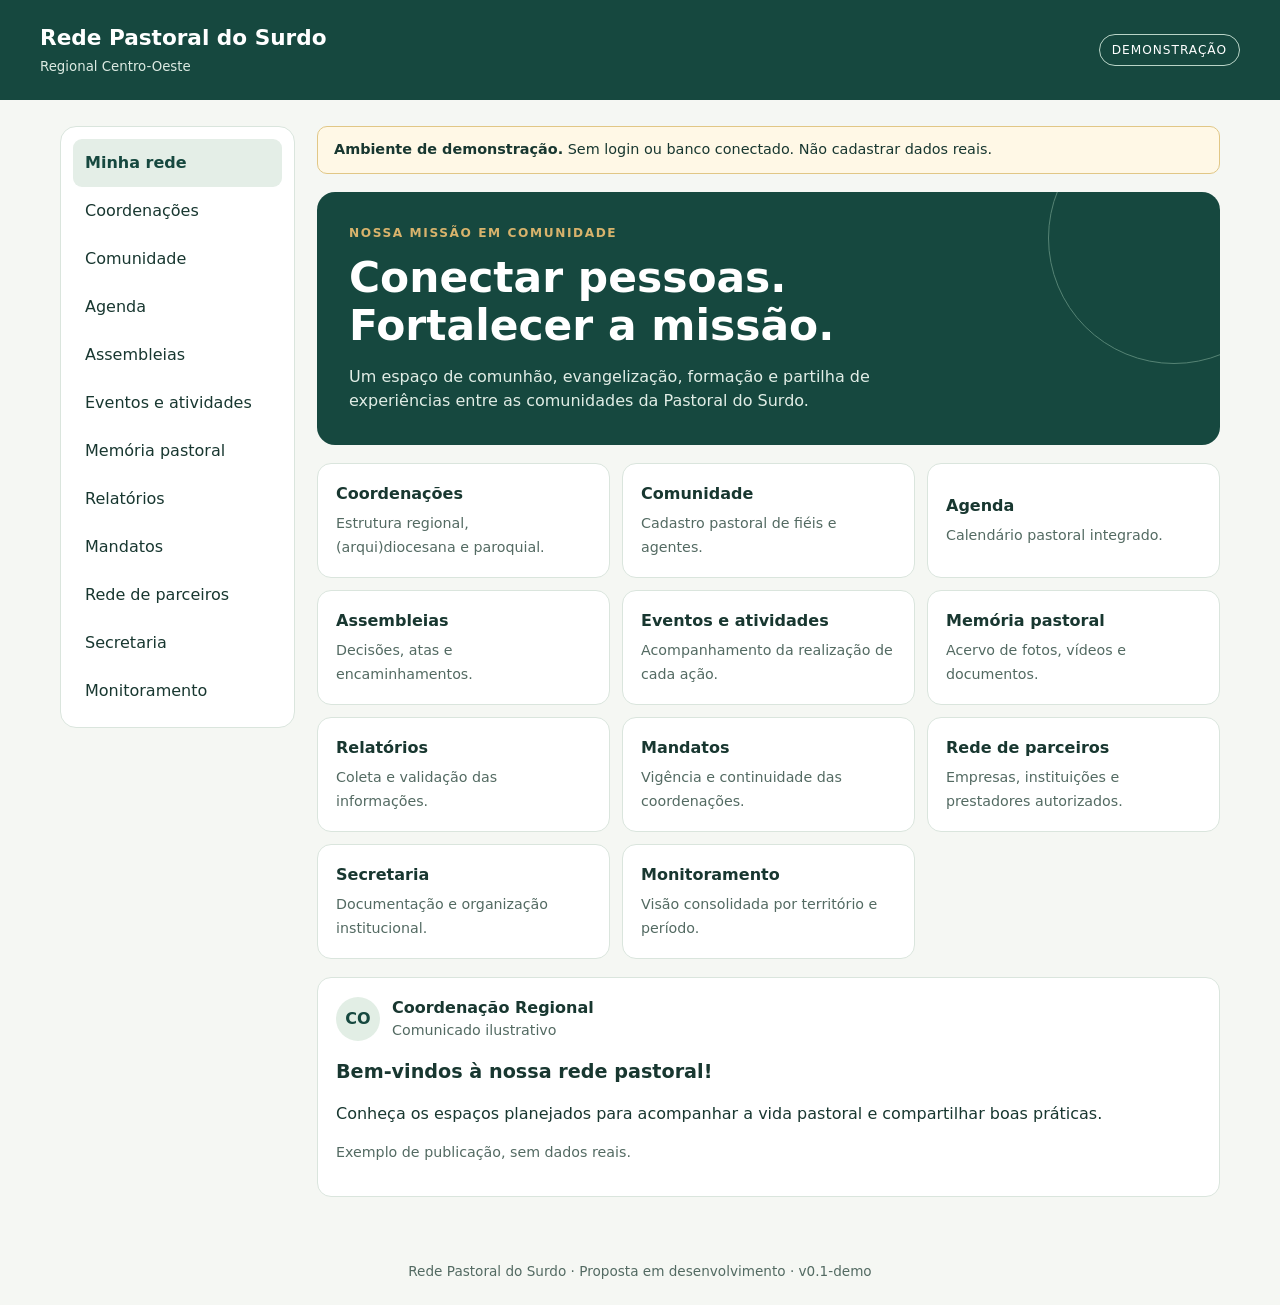
<file: web/index.html>
<!doctype html>
<html lang="pt-BR">
<head>
<meta charset="utf-8"><meta name="viewport" content="width=device-width,initial-scale=1">
<meta name="robots" content="noindex,nofollow"><meta name="theme-color" content="#16483f">
<title>Rede Pastoral do Surdo | Demonstração</title>
<style>
:root{color-scheme:light;--forest:#16483f;--green:#246b59;--gold:#d8b36c;--ink:#183730;--muted:#536a62;--paper:#f5f7f3;--line:#dae5dd}*{box-sizing:border-box}body{margin:0;background:var(--paper);font:16px/1.5 system-ui,Arial,sans-serif;color:var(--ink)}button{font:inherit;cursor:pointer}button:focus-visible,a:focus-visible{outline:3px solid #b78424;outline-offset:3px}header{background:var(--forest);color:#fff;padding:22px max(20px,calc((100% - 1200px)/2));display:flex;align-items:center;justify-content:space-between;gap:16px}header strong{font-size:1.35rem;display:block}header small{color:#dceae2}.tag{font-size:.76rem;text-transform:uppercase;letter-spacing:.08em;border:1px solid #b9d4c7;padding:6px 12px;border-radius:100px;white-space:nowrap}.shell{max-width:1200px;margin:26px auto;display:grid;grid-template-columns:235px minmax(0,1fr);gap:22px;padding:0 20px}nav{background:white;border:1px solid var(--line);border-radius:16px;padding:12px;align-self:start}nav button{display:block;width:100%;border:0;background:transparent;color:var(--ink);text-align:left;padding:12px;border-radius:9px}nav button:hover,nav button[aria-current=page]{background:#e4eee7;font-weight:700;color:var(--forest)}main{min-width:0}.notice{border:1px solid #e1c786;background:#fff8e6;border-radius:10px;padding:12px 16px;margin-bottom:18px;font-size:.9rem}.hero{background:var(--forest);border-radius:18px;color:white;padding:32px;position:relative;overflow:hidden}.hero:after{content:"";position:absolute;width:250px;height:250px;border:1px solid #558374;border-radius:50%;right:-80px;top:-80px;pointer-events:none}.hero .label{color:var(--gold);text-transform:uppercase;font-size:.76rem;letter-spacing:.13em;font-weight:700}h1{font-size:clamp(1.75rem,4vw,2.65rem);line-height:1.12;margin:12px 0}h2{font-size:1.2rem;margin:0 0 10px}.hero p{max-width:580px;color:#e1ede6;margin-bottom:0}.grid{display:grid;grid-template-columns:repeat(3,minmax(0,1fr));gap:12px;margin:18px 0}.tile,.card{background:white;border:1px solid var(--line);border-radius:14px;padding:18px}.tile{text-align:left;color:var(--ink)}.tile:hover{border-color:var(--green)}.tile b{display:block;margin-bottom:5px}.tile span,.muted{font-size:.89rem;color:var(--muted)}.card{margin:14px 0}.eyebrow{color:var(--green);font-size:.76rem;font-weight:700;text-transform:uppercase;letter-spacing:.07em}.row{display:flex;gap:12px;align-items:center;flex-wrap:wrap}.avatar{width:44px;height:44px;border-radius:50%;background:#e2eee5;color:var(--forest);display:grid;place-items:center;font-weight:bold}footer{text-align:center;color:var(--muted);font-size:.85rem;padding:24px}ul{padding-left:20px}li{margin:8px 0}@media(max-width:780px){.shell{display:block;margin:16px auto;padding:0 12px}nav{display:flex;overflow:auto;gap:4px;margin-bottom:14px}nav button{white-space:nowrap;width:auto}.grid{grid-template-columns:repeat(2,minmax(0,1fr))}.hero{padding:24px}header{padding:16px}.tag{font-size:.65rem}}@media(max-width:420px){.grid{grid-template-columns:1fr}header strong{font-size:1.05rem}}
</style></head>
<body>
<header><div><strong>Rede Pastoral do Surdo</strong><small>Regional Centro-Oeste</small></div><span class="tag">Demonstração</span></header>
<div class="shell"><nav aria-label="Navegação principal" id="nav"></nav><main id="main"><div class="notice"><strong>Ambiente de demonstração.</strong> Sem login ou banco conectado. Não cadastrar dados reais.</div><section id="view" aria-live="polite"></section></main></div>
<footer>Rede Pastoral do Surdo · Proposta em desenvolvimento · v0.1-demo</footer>
<script>
const modules=[
['rede','Minha rede','Comunicados, publicações e troca de experiências.',['Mural regional','Discussões por tema','Conteúdo em Libras','Comentários e moderação']],
['coordenacoes','Coordenações','Estrutura regional, (arqui)diocesana e paroquial.',['Cadastro de unidades','Equipe de coordenação','Funções e permissões','Vínculos territoriais']],
['comunidade','Comunidade','Cadastro pastoral de fiéis e agentes.',['Pessoas e vínculos','Preferências linguísticas','Formações e atuação','Acesso opcional dos fiéis']],
['agenda','Agenda','Calendário pastoral integrado.',['Celebrações','Visitas pastorais','Formações','Encontros e retiros']],
['assembleias','Assembleias','Decisões, atas e encaminhamentos.',['Convocação e pauta','Registro de presenças','Atas e deliberações','Responsáveis e prazos']],
['eventos','Eventos e atividades','Acompanhamento da realização de cada ação.',['Planejamento e divulgação','Realização e resultados','Evidências autorizadas','Prazo do relatório']],
['memoria','Memória pastoral','Acervo de fotos, vídeos e documentos.',['Registros autorizados','Histórico por unidade','Organização por ano','Arquivamento no Drive']],
['relatorios','Relatórios','Coleta e validação das informações.',['Rascunho e envio','Revisão e devolução','Aprovação e arquivo','Pendências e atrasos']],
['mandatos','Mandatos','Vigência e continuidade das coordenações.',['Composição das equipes','Atas de eleição','Alertas de vencimento','Transição e histórico']],
['parceiros','Rede de parceiros','Empresas, instituições e prestadores autorizados.',['Cadastro e categorias','Análise de parceria','Divulgação autorizada','Vigência e revisão']],
['secretaria','Secretaria','Documentação e organização institucional.',['Atas e ofícios','Encaminhamentos','Modelos e documentos','Acervo institucional']],
['monitoramento','Monitoramento','Visão consolidada por território e período.',['Indicadores agregados','Relatórios pendentes','Mandatos a vencer','Deliberações em aberto']]
];
const nav=document.getElementById('nav'),view=document.getElementById('view');
function show(key){const m=modules.find(x=>x[0]===key)||modules[0];for(const b of nav.children){if(b.dataset.key===m[0])b.setAttribute('aria-current','page');else b.removeAttribute('aria-current');}
if(m[0]==='rede'){view.innerHTML='<section class="hero"><div class="label">Nossa missão em comunidade</div><h1>Conectar pessoas.<br>Fortalecer a missão.</h1><p>Um espaço de comunhão, evangelização, formação e partilha de experiências entre as comunidades da Pastoral do Surdo.</p></section><div class="grid"></div><article class="card"><div class="row"><div class="avatar" aria-hidden="true">CO</div><div><b>Coordenação Regional</b><div class="muted">Comunicado ilustrativo</div></div></div><h2 style="margin-top:16px">Bem-vindos à nossa rede pastoral!</h2><p>Conheça os espaços planejados para acompanhar a vida pastoral e compartilhar boas práticas.</p><p class="muted">Exemplo de publicação, sem dados reais.</p></article>';const grid=view.querySelector('.grid');for(const x of modules.slice(1)){const b=document.createElement('button');b.className='tile';b.innerHTML='<b>'+x[1]+'</b><span>'+x[2]+'</span>';b.onclick=()=>show(x[0]);grid.append(b);}}
else{view.innerHTML='<section class="hero"><div class="label">Módulo planejado</div><h1>'+m[1]+'</h1><p>'+m[2]+'</p></section><section class="card"><div class="eyebrow">Funcionalidades previstas</div><h2>O que será possível fazer</h2><ul>'+m[3].map(x=>'<li>'+x+'</li>').join('')+'</ul><p class="muted">Este módulo ainda não está conectado ao banco de dados. Os recursos serão ativados após testes de segurança e homologação.</p></section>';}
}
for(const x of modules){const b=document.createElement('button');b.textContent=x[1];b.dataset.key=x[0];b.onclick=()=>show(x[0]);nav.append(b);}show('rede');
</script></body></html>
</file>
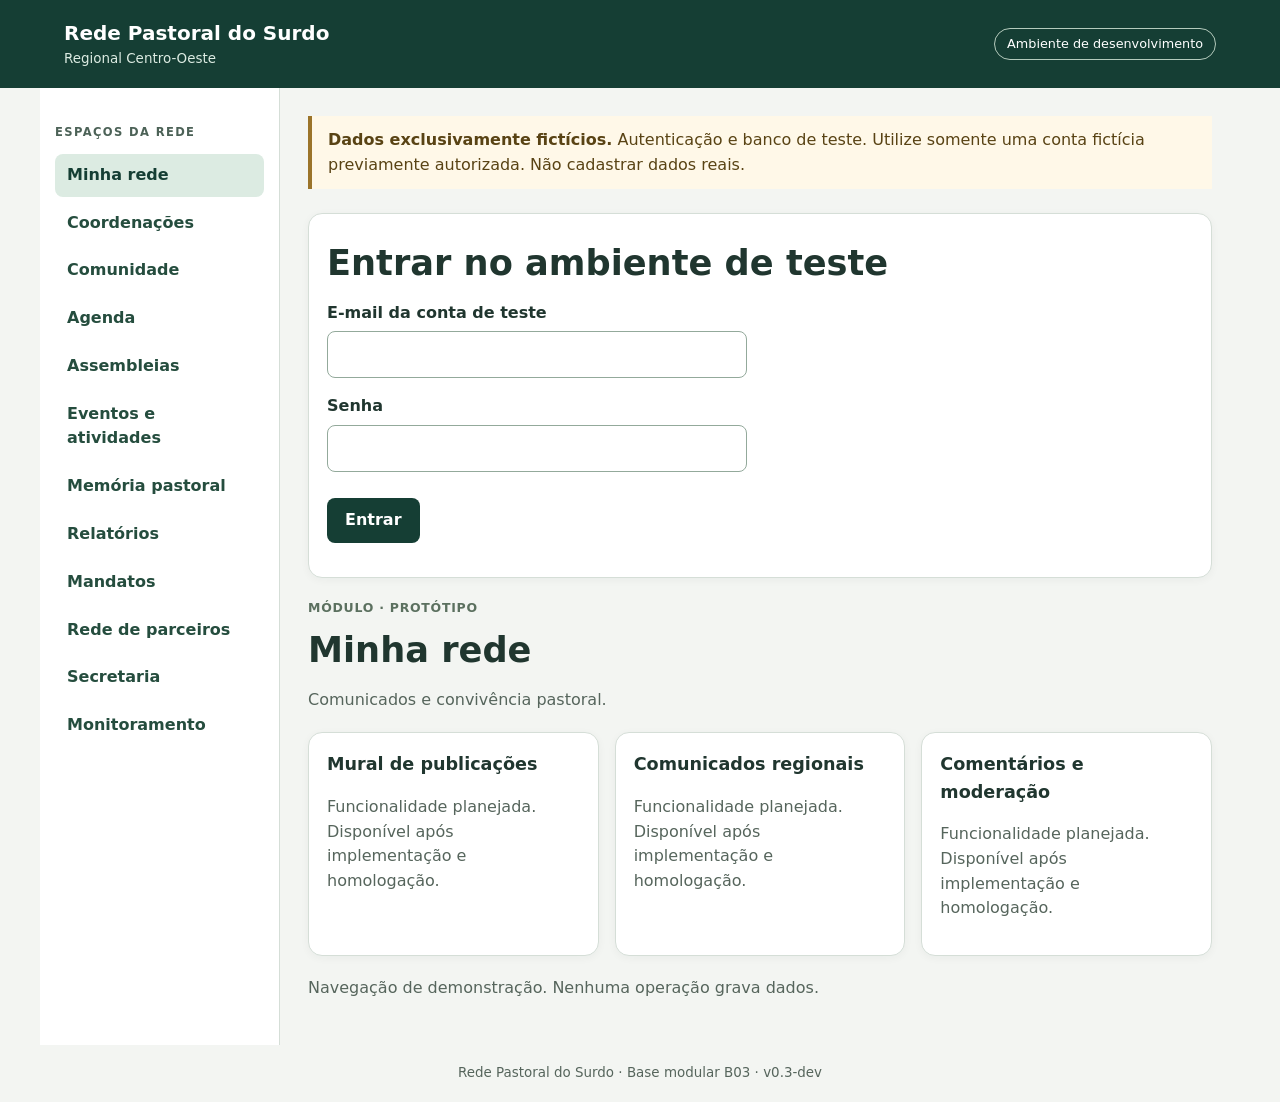
<file: web/b03/index.html>
<!doctype html>
<html lang="pt-BR">
<head>
<meta charset="utf-8">
<meta name="viewport" content="width=device-width,initial-scale=1">
<meta name="robots" content="noindex,nofollow">
<title>Rede Pastoral do Surdo — Desenvolvimento</title>
<link rel="stylesheet" href="./styles.css">
<script type="module" src="./app.mjs"></script>
</head>
<body>
<a class="skip" href="#conteudo">Ir para o conteúdo</a>
<header><div class="brand">Rede Pastoral do Surdo<span>Regional Centro-Oeste</span></div><span class="tag">Ambiente de desenvolvimento</span></header>
<div class="layout"><aside><p class="nav-label">ESPAÇOS DA REDE</p><nav id="nav" aria-label="Módulos da rede"></nav></aside>
<main id="conteudo" tabindex="-1"><section class="notice"><strong>Dados exclusivamente fictícios.</strong> Autenticação e banco de teste. Utilize somente uma conta fictícia previamente autorizada. Não cadastrar dados reais.</section><section id="auth-panel" class="card"><h1>Entrar no ambiente de teste</h1><form id="login-form"><p><label for="email">E-mail da conta de teste</label><input id="email" name="email" type="email" autocomplete="username" required></p><p><label for="password">Senha</label><input id="password" name="password" type="password" autocomplete="current-password" required></p><button type="submit">Entrar</button></form><p id="auth-status" role="status"></p></section><section id="private-panel" class="card" hidden><h2 id="profile-title"></h2><button id="logout" type="button">Sair</button><h2>Notas fictícias de teste</h2><form id="note-form"><label for="note">Nota (até 500 caracteres)</label><textarea id="note" maxlength="500" required></textarea><button type="submit">Gravar nota de teste</button></form><ul id="notes"></ul></section><section id="view" aria-live="polite"><h1>Carregando demonstração</h1></section></main></div>
<footer>Rede Pastoral do Surdo · Base modular B03 · v0.3-dev</footer>
</body></html>
</file>
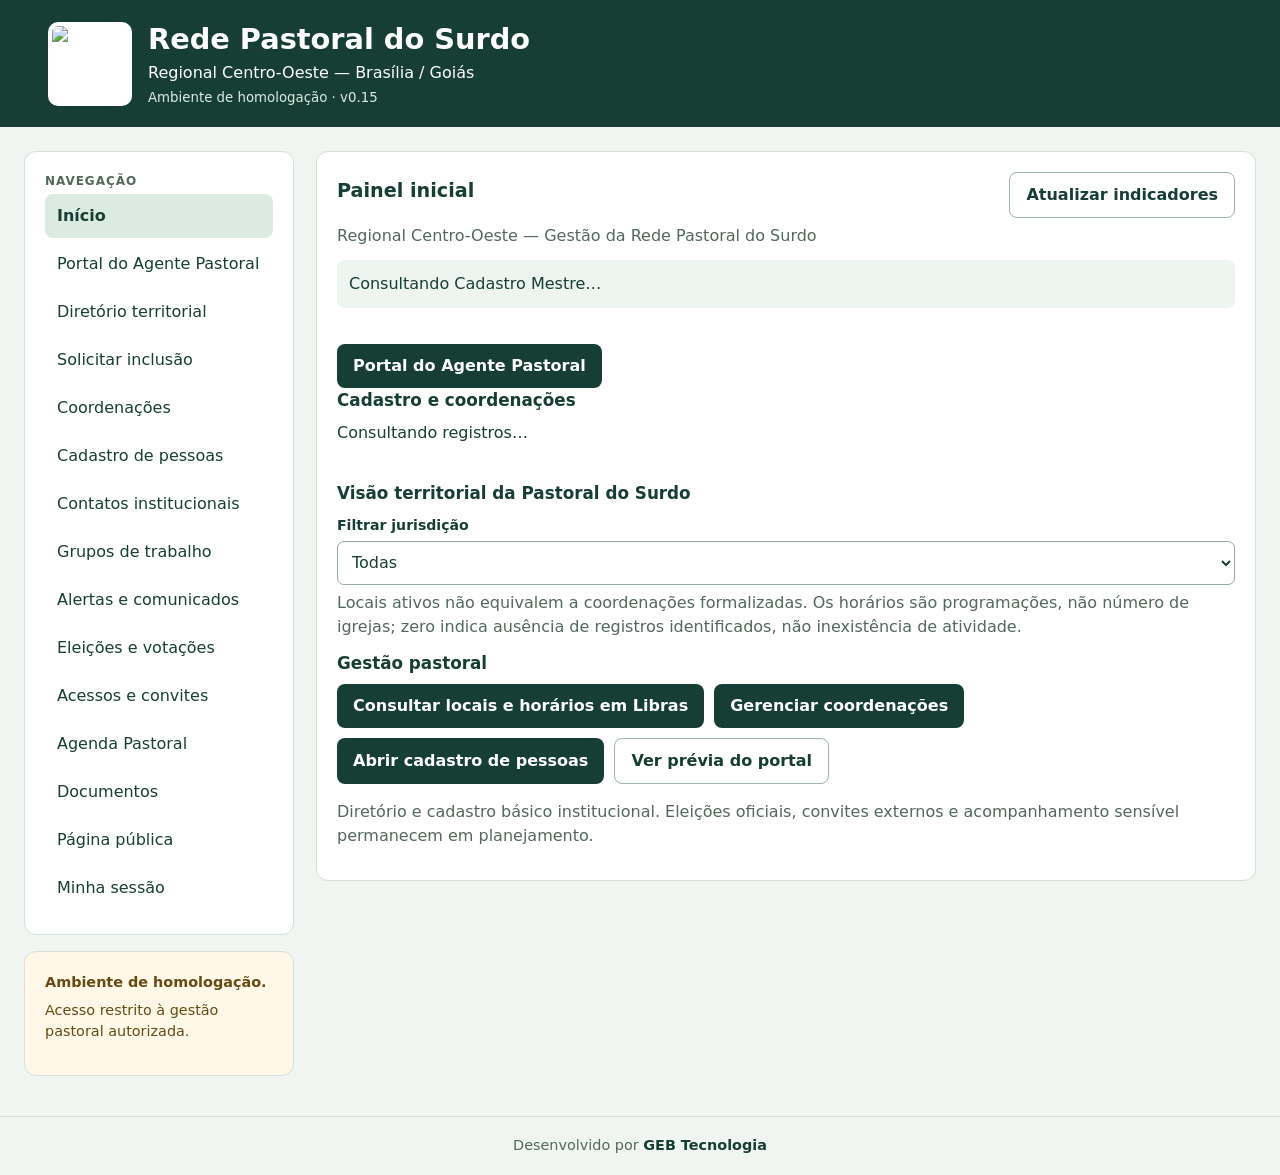
<file: implantacao/Index-v0.15.html>
<!DOCTYPE html><html lang="pt-BR"><head><base target="_top"><meta charset="utf-8"><meta name="viewport" content="width=device-width,initial-scale=1"><style>
*{box-sizing:border-box}body{margin:0;background:#f1f5f2;color:#173e34;font:16px/1.5 system-ui,sans-serif}header{background:#173e34;color:white;display:flex;align-items:center;gap:16px;padding:18px clamp(18px,4vw,48px)}header img{width:84px;height:84px;object-fit:contain;background:white;padding:4px;border-radius:10px}h1{font-size:clamp(1.35rem,3vw,1.8rem);margin:0}h2{font-size:1.2rem;margin:0 0 8px}h3{font-size:1.05rem;margin:0 0 8px}p{margin:6px 0 12px}small,.muted{color:#52685c}header small{color:#dcebe2}.shell{max-width:1600px;margin:auto;padding:24px;display:grid;grid-template-columns:270px minmax(0,1fr);gap:22px;align-items:start}aside{position:sticky;top:16px}.card,section{background:#fff;border:1px solid #d4e0d8;border-radius:12px;padding:20px;margin:0 0 16px}.notice{background:#fff8e8;color:#654a14;font-size:.9rem}nav a,nav button{display:block;padding:10px 12px;text-decoration:none;color:#173e34;border-radius:8px;margin:4px 0}nav a:hover,nav a.active,nav button:hover,nav button.active{background:#dcebe2;font-weight:650}button{font:inherit;padding:10px 16px;background:#173e34;color:white;border:0;border-radius:8px;cursor:pointer;font-weight:600}button.secondary{background:#fff;color:#173e34;border:1px solid #9cb3a5}button:disabled{opacity:.55;cursor:wait}a:focus-visible,button:focus-visible,select:focus-visible,input:focus-visible,textarea:focus-visible{outline:3px solid #b98b34;outline-offset:2px}.toolbar{display:flex;flex-wrap:wrap;align-items:center;gap:10px}.toolbar h2{margin-right:auto}.filters{display:grid;grid-template-columns:repeat(2,minmax(0,1fr));gap:14px;margin:18px 0}.field label{display:block;font-size:.88rem;font-weight:650;margin-bottom:5px}.field select,.field input,.field textarea{width:100%;padding:10px;border:1px solid #93a99b;border-radius:7px;background:white;color:#173e34;font:inherit;min-height:44px}.wide{grid-column:1/-1}.breadcrumb{padding:10px 12px;background:#eef4ef;border-radius:8px;margin:12px 0;font-weight:600;overflow-wrap:anywhere}.details{border-left:4px solid #31795b;background:#f5f9f6;border-radius:8px;padding:16px;margin:14px 0}.results{display:grid;grid-template-columns:repeat(auto-fit,minmax(min(300px,100%),1fr));gap:12px}.result{padding:15px;border:1px solid #d4e0d8;border-radius:10px;overflow-wrap:anywhere}.result p{margin:5px 0}.result button{margin-top:10px}.kicker{font-size:.75rem;text-transform:uppercase;letter-spacing:.08em;color:#52685c;font-weight:700}.summary{display:flex;flex-wrap:wrap;gap:10px;margin:12px 0}.summary span{background:#eef4ef;border:1px solid #dce7df;border-radius:8px;padding:8px 12px}footer{text-align:center;padding:18px;color:#52685c;border-top:1px solid #d4e0d8;font-size:.9rem}footer strong{color:#173e34}[hidden]{display:none!important}#content section{padding:14px}#content article{border-top:1px solid #d4e0d8;padding:8px 0}.skip{position:absolute;top:-100px;left:8px;background:white;padding:8px;z-index:5}.skip:focus{top:8px}@media(max-width:800px){.shell{grid-template-columns:1fr;padding:14px;gap:8px}aside{position:static}nav{display:flex;flex-wrap:wrap}nav a{flex:1 1 auto}.filters{grid-template-columns:1fr}header{padding:14px}header img{width:68px;height:68px}.card,section{padding:16px}}
nav button{width:100%;background:transparent;text-align:left;color:#173e34;font-weight:500;border:0;font:inherit;cursor:pointer}nav button.active{font-weight:700}nav button:focus-visible{outline:3px solid #b98b34}.page-head{margin-bottom:18px}.home-cards{display:grid;grid-template-columns:repeat(auto-fit,minmax(min(185px,100%),1fr));gap:12px;margin:18px 0}.home-stat{padding:14px;border:1px solid #d4e0d8;border-radius:10px;background:#f5f9f6}.home-stat strong{display:block;font-size:1.65rem}.home-links{display:flex;flex-wrap:wrap;gap:10px}.module-message{padding:12px;background:#eef4ef;border-radius:8px}.preview-shell{border:1px solid #d4e0d8;padding:22px;border-radius:12px;background:#f5f9f6}.preview-shell h3{font-size:1.7rem}.portal-actions{display:flex;flex-wrap:wrap;gap:10px}.portal-actions a{display:inline-block;background:#173e34;color:#fff;padding:10px 16px;border-radius:8px;text-decoration:none}#questionario-previa details{border:1px solid #d4e0d8;border-radius:9px;padding:12px;margin:10px 0}#questionario-previa summary{font-weight:650;cursor:pointer}@media(max-width:800px){nav button{width:auto;flex:1 1 auto;font-size:.9rem}}.address-block{margin:12px 0;line-height:1.5}.map-link{display:inline-flex;align-items:center;gap:6px;border:1px solid #9cb3a5;border-radius:8px;padding:7px 12px;color:#173e34;text-decoration:none;font-size:.88rem;font-weight:650}.program-time{display:flex;flex-wrap:wrap;gap:8px;align-items:center;margin:12px 0}.program-time strong{font-size:1.35rem}.technical{margin-top:12px;padding-top:10px;border-top:1px solid #d4e0d8;font-size:.85rem}.technical summary{cursor:pointer;font-weight:650}.technical small{display:block;overflow-wrap:anywhere;margin:5px 0}.result h3{font-size:1.12rem}.result .muted{font-size:.88rem}.result .program-time p{margin:0}.pre-list{max-height:550px;overflow:auto}.result .actions{display:flex;flex-wrap:wrap;gap:8px}.contact-group{border-block:1px solid #d4e0d8;margin:8px 0;padding:8px 0}.contact-group p{margin:4px 0}.contact-line{display:flex;align-items:center;flex-wrap:wrap;gap:8px;margin:8px 0}.contact-action{width:36px;height:36px;display:inline-flex;align-items:center;justify-content:center;border:1px solid #d4e0d8;border-radius:7px;color:#173e34;background:#fff}.contact-action.whatsapp{color:#17633c}.contact-action:hover{background:#e6efe7}.ficha-nav{display:flex;flex-wrap:wrap;gap:6px;margin:12px 0 20px}.ficha-nav button{padding:8px 12px;border:1px solid #b5c8bb;background:#fff;color:#173e34;font-size:.9rem}.ficha-nav button[aria-pressed="true"]{background:#173e34;color:#fff}.ficha-nav button:disabled{cursor:not-allowed}.ficha-grupo{padding:14px 0;border-top:1px solid #d4e0d8}.ficha-grupo h3{margin:4px 0 10px}.ficha-sacramento{border:1px solid #d4e0d8;border-radius:10px;padding:14px;margin:10px 0}.ficha-sacramento .filters{margin:8px 0}.ficha-opcoes{display:grid;grid-template-columns:repeat(auto-fit,minmax(min(220px,100%),1fr));gap:5px 16px}.ficha-opcoes label{display:flex!important;align-items:flex-start;gap:8px;margin:0;padding:6px 0;font-weight:400;line-height:1.35}.field input[type=checkbox],#pessoa-form input[type=checkbox]{appearance:auto;flex:0 0 18px;width:18px!important;height:18px!important;min-height:0!important;margin:2px 0 0;padding:0!important;accent-color:#31795b}.ficha-nav + form .filters>div{min-width:0}.ficha-save{display:flex;flex-wrap:wrap;align-items:center;gap:10px;padding:12px 0;border-top:1px solid #d4e0d8;margin-top:14px}.ficha-save p{margin:0}.ficha-tab-title{margin-top:16px}#p-contato-acoes .contact-line{margin:5px 0}#p-vinculos{margin-top:12px}@media print{.ficha-nav{display:none}.ficha-opcoes{grid-template-columns:repeat(2,minmax(0,1fr))}.ficha-sacramento{break-inside:avoid}}.agent-hero{background:#173e34;color:#fff;padding:28px;border-radius:12px;margin-bottom:24px}.agent-hero h2{color:#fff;font-size:clamp(1.5rem,3vw,2rem);margin:8px 0}.agent-hero p{color:#e7f2e9;max-width:650px}.agent-eyebrow{font-size:.75rem;letter-spacing:.12em;font-weight:700;color:#d5e6d7}.agent-grid{display:grid;grid-template-columns:repeat(auto-fit,minmax(min(240px,100%),1fr));gap:12px;margin:12px 0 28px}.agent-card{display:flex;flex-direction:column;align-items:flex-start;gap:10px;border:1px solid #d4e0d8;border-radius:10px;padding:18px;background:#fff}.agent-card h3,.agent-card p{margin:0}.agent-card p{flex:1;color:#415c50;line-height:1.5}.agent-card button{margin-top:auto}.agent-card a{margin-top:auto}</style></head><body><a class="skip" href="#main" target="_self">Ir para o conteúdo</a><header><img __REGIONAL_LOGO_ATTR__ alt="Logo oficial da Pastoral do Surdo Regional Centro-Oeste — Brasília/Goiás"><div><h1>Rede Pastoral do Surdo</h1><div>Regional Centro-Oeste — Brasília / Goiás</div><small>Ambiente de homologação · v0.15</small></div></header><div class="shell"><aside><section><div class="kicker">Navegação</div><nav aria-label="Menu"><button type="button" data-page="home" class="active" aria-current="page">Início</button><button type="button" data-page="portal-agente">Portal do Agente Pastoral</button><button type="button" data-page="territorio">Diretório territorial</button><button type="button" data-page="inclusao">Solicitar inclusão</button><button type="button" data-page="gestao">Coordenações</button><button type="button" data-page="cadastro-pessoas">Cadastro de pessoas</button><button type="button" data-page="contatos">Contatos institucionais</button><button type="button" data-page="grupos">Grupos de trabalho</button><button type="button" data-page="alertas">Alertas e comunicados</button><button type="button" data-page="eleicoes">Eleições e votações</button><button type="button" data-page="acessos-gestao">Acessos e convites</button><button type="button" data-page="agenda-pastoral">Agenda Pastoral</button><button type="button" data-page="documentos">Documentos</button><button type="button" data-page="pagina-publica">Página pública</button><button type="button" data-page="acesso">Minha sessão</button></nav></section><section class="notice"><strong>Ambiente de homologação.</strong><p>Acesso restrito à gestão pastoral autorizada.</p></section></aside><main id="main" tabindex="-1"><section id="home"><div class="toolbar"><h2>Painel inicial</h2><button type="button" class="secondary" id="home-refresh">Atualizar indicadores</button></div><p class="muted">Regional Centro-Oeste — Gestão da Rede Pastoral do Surdo</p><p id="home-status" role="status" class="module-message">Carregando os dados institucionais…</p><div id="home-metrics" class="home-cards"></div><div class="toolbar"><button type="button" data-open="portal-agente">Portal do Agente Pastoral</button></div><h3>Cadastro e coordenações</h3><p id="home-cadastro-status" role="status">Aguardando consulta.</p><div id="home-cadastro-metrics" class="home-cards"></div><h3>Visão territorial da Pastoral do Surdo</h3><div class="field"><label for="home-diocese">Filtrar jurisdição</label><select id="home-diocese"><option value="">Todas</option></select></div><p class="muted">Locais ativos não equivalem a coordenações formalizadas. Os horários são programações, não número de igrejas; zero indica ausência de registros identificados, não inexistência de atividade.</p><div id="home-territorial-table" style="overflow-x:auto"></div><h3>Gestão pastoral</h3><div class="home-links"><button type="button" data-open="territorio">Consultar locais e horários em Libras</button><button type="button" data-open="gestao">Gerenciar coordenações</button><button type="button" data-open="cadastro-pessoas">Abrir cadastro de pessoas</button><button type="button" class="secondary" data-open="pagina-publica">Ver prévia do portal</button></div><p class="muted" style="margin-top:16px">Diretório e cadastro básico institucional. Eleições oficiais, convites externos e acompanhamento sensível permanecem em planejamento.</p></section><section id="territorio" hidden><div class="toolbar"><h2>Diretório territorial</h2><button type="button" id="load-territorio">Atualizar diretório</button></div><p class="muted">Cadastro de unidades, comunidades e celebrações.</p><p id="territorio-status" role="status"></p><div id="territorio-filtros" hidden><div id="summary" class="summary"></div><div class="filters"><div class="field wide"><label for="filtro-libras">Presença de Libras e Pastoral do Surdo</label><select id="filtro-libras"><option value="todos">Todos os locais</option><option value="fixo">Horários recorrentes</option><option value="confirmada">Somente horários confirmados</option><option value="pastoral">Pastoral do Surdo ativa</option><option value="pendente">Referências a confirmar ou divergentes</option></select><small></small></div><div class="field"><label for="provincia">Província eclesiástica</label><select id="provincia"></select></div><div class="field"><label for="jurisdicao">Arquidiocese ou diocese</label><select id="jurisdicao"></select></div><div class="field"><label for="paroquia">Unidade paroquial</label><select id="paroquia"></select></div><div class="field"><label for="comunidade">Comunidade / capela</label><select id="comunidade"></select></div><div class="field"><label for="categoria">Exibir</label><select id="categoria"><option value="dioceses">Jurisdições</option><option value="paroquias">Unidades paroquiais</option><option value="comunidades">Comunidades</option><option value="missas">Programações</option><option value="pastorais">Pastorais</option></select></div><div class="field"><label for="busca">Buscar neste território</label><input id="busca" type="search" placeholder="Nome, município, endereço"></div></div><button class="secondary" id="limpar" type="button">Limpar filtros</button><div class="breadcrumb" id="caminho" aria-live="polite"></div><div id="detalhes"></div></div><section id="er16-painel" class="details"><h3>Endereços institucionais</h3><p class="muted">CNBB Regional Centro-Oeste (CO) — raiz da rede. Endereço físico independente da abrangência e da hierarquia religiosa.</p><div class="toolbar"><button id="er16-load" type="button" class="secondary">Carregar catálogo de endereços</button></div><div id="er16-catalogo" hidden><div class="filters"><div class="field"><label for="er16-tipo">Categoria</label><select id="er16-tipo"><option value="regional">Sede regional</option><option value="dioceses">Dioceses e arquidioceses</option><option value="paroquias">Paróquias</option><option value="comunidades">Comunidades</option><option value="locais">Locais de referência</option><option value="organizacoes">Instituições e organizações</option></select></div><div class="field"><label for="er16-busca">Buscar por nome ou ID</label><input id="er16-busca" type="search"></div><div class="field wide"><label for="er16-id">Registro</label><select id="er16-id"></select></div></div><button id="er16-open" type="button" class="secondary">Abrir endereço</button></div><p id="er16-status" role="status"></p><form id="er16-form" hidden><h4 id="er16-titulo"></h4><p id="er16-ref" class="muted"></p><div class="filters"><div class="field"><label for="er16-cep">CEP</label><input id="er16-cep" name="cep"></div><div class="field"><label for="er16-pais">País</label><input id="er16-pais" name="pais"></div><div class="field"><label for="er16-uf">UF</label><input id="er16-uf" name="uf" maxlength="2"></div><div class="field"><label for="er16-cidade">Município</label><input id="er16-cidade" name="cidade" maxlength="120"></div><div class="field"><label for="er16-ra">Região administrativa</label><input id="er16-ra" name="regiaoAdministrativa" maxlength="120"></div><div class="field"><label for="er16-bairro">Bairro / Localidade / Setor</label><input id="er16-bairro" name="bairro" maxlength="120"></div><div class="field wide"><label for="er16-logradouro">Logradouro</label><input id="er16-logradouro" name="logradouro" maxlength="500"></div><div class="field"><label for="er16-numero">Número</label><input id="er16-numero" name="numero" maxlength="50"></div><div class="field"><label for="er16-complemento">Complemento</label><input id="er16-complemento" name="complemento" maxlength="300"></div></div><label id="er16-confirm-wrap" hidden><input id="er16-confirm" type="checkbox"> Confirmo que estou informando um endereço físico, não apenas a abrangência de atuação.</label><div class="toolbar"><button id="er16-save" type="submit">Salvar endereço</button><button id="er16-sync" type="button" class="secondary" hidden>Sincronizar espelho</button><button id="er16-close" type="button" class="secondary">Fechar</button></div></form></section><div class="toolbar" id="cad-territorial-novos"><button type="button" id="cad-nova-paroquia" class="secondary">Nova unidade paroquial</button><button type="button" id="cad-nova-comunidade" class="secondary">Nova comunidade</button><button type="button" id="cad-nova-celebracao" class="secondary">Nova programação em Libras</button><button type="button" id="cad-nova-pastoral" class="secondary">Nova pastoral</button></div><section id="cad-territorial-ficha" class="details" hidden><h3 id="cad-territorial-titulo"></h3><p class="muted">Preencha os dados disponíveis. Os campos não conhecidos podem ficar vazios.</p><form id="cad-territorial-form"><div id="cad-territorial-campos"></div><div class="toolbar"><button type="submit" id="cad-territorial-salvar">Salvar ficha</button><button type="button" class="secondary" id="cad-territorial-excluir" hidden>Arquivar cadastro</button><button type="button" class="secondary" id="cad-territorial-fechar">Fechar</button></div></form><p id="cad-territorial-status" role="status"></p></section><p id="result-count" role="status"></p><div class="results" id="territorio-lista"></div></section>
<section id="inclusao" hidden><h2>Não encontrou a unidade?</h2><p class="muted">Registre uma solicitação de inclusão institucional para revisão. Não cria unidade diretamente no Cadastro Mestre.</p><button id="new-request" type="button" disabled>Solicitar inclusão de unidade</button><form id="unit-form" hidden><div class="filters"><div class="field"><label for="new-type">Tipo de unidade</label><select id="new-type"><option value="PAROQUIA">Paróquia</option><option value="QUASE_PAROQUIA">Quase-paróquia</option><option value="SANTUARIO">Santuário</option><option value="COMUNIDADE">Comunidade</option><option value="CAPELA">Capela</option><option value="NUCLEO">Núcleo local</option></select></div><div class="field"><label for="new-parent">Unidade superior</label><select id="new-parent" required></select></div><div class="field wide"><label for="new-name">Nome institucional *</label><input id="new-name" maxlength="180" required></div><div class="field"><label for="new-city">Município / RA *</label><input id="new-city" maxlength="100" required></div><div class="field"><label for="new-uf">UF *</label><select id="new-uf"><option>GO</option><option>DF</option></select></div><div class="field"><label for="new-neighborhood">Bairro / localidade</label><input id="new-neighborhood" maxlength="120"></div><div class="field"><label for="new-address">Endereço institucional</label><input id="new-address" maxlength="300"></div><div class="field"><label for="new-cep">CEP</label><input id="new-cep" maxlength="9" placeholder="00000-000"></div></div><button id="send-request" type="submit">Registrar solicitação</button> <button id="cancel-request" class="secondary" type="button">Cancelar</button></form><p id="request-status" role="status">Aguardando consulta do diretório.</p></section>
<section id="gestao" hidden><div class="toolbar"><h2>Coordenações e representantes</h2><button type="button" id="gestao-load">Consultar gestão</button></div><p id="gestao-status" role="status" class="module-message">Abra este módulo para consultar os registros.</p><div id="gestao-lista" class="results"></div><form id="equipe-form" hidden><h3>Nova coordenação ou representação — rascunho</h3><div class="filters"><div class="field"><label for="eq-nivel">Nível de atuação</label><select id="eq-nivel"><option value="REGIONAL">Regional</option><option value="ARQUIDIOCESANO_DIOCESANO">(Arqui)diocesano</option><option value="PAROQUIAL_REPRESENTANTE">Representante paroquial</option></select></div><div class="field"><label for="eq-unidade">Unidade</label><select id="eq-unidade" required></select></div><div class="field wide"><label for="eq-nome">Nome institucional</label><input id="eq-nome" maxlength="180" required placeholder="Nome da equipe"></div></div><button type="submit" id="eq-save">Salvar rascunho</button></form><div id="equipe-detalhe" hidden><h3 id="equipe-titulo"></h3><p id="equipe-info"></p><div class="toolbar"><button type="button" id="cargo-novo">Registrar cargo</button></div><form id="cargo-form" hidden class="details"><h3 id="cargo-titulo">Registrar cargo</h3><div class="filters"><div class="field"><label for="cargo-pessoa">Pessoa cadastrada</label><select id="cargo-pessoa" required></select></div><div class="field"><label for="cargo-funcao">Cargo e setor</label><select id="cargo-funcao" required></select></div><div class="field"><label for="cargo-vigencia">Mandato (período informado)</label><input id="cargo-vigencia" maxlength="80" placeholder="2026–2027"></div><div class="field"><label for="cargo-provimento">Provimento</label><select id="cargo-provimento"><option value="">Não informado</option><option>Eleição</option><option>Indicação</option><option>Designação</option><option>Outro</option></select></div><div class="field"><label for="cargo-inicio">Início de vigência</label><input id="cargo-inicio" type="date"></div><div class="field"><label for="cargo-fim">Fim de vigência</label><input id="cargo-fim" type="date"></div><div class="field"><label for="cargo-ratificacao">Data da ratificação</label><input id="cargo-ratificacao" type="date"></div><div class="field"><label for="cargo-ato">Ato de indicação (opcional)</label><input id="cargo-ato" maxlength="500"></div></div><label id="cargo-confirmacao"><input type="checkbox" id="cargo-confirmado"> Confirmo que o cargo foi autorizado pela instância competente.</label><div class="toolbar"><button type="submit" id="cargo-save">Salvar cargo</button><button type="button" class="secondary" id="cargo-cancelar">Cancelar</button></div><p id="cargo-status" role="status"></p></form><div id="equipe-composicao"></div><button type="button" class="secondary" id="eq-voltar">Voltar à lista</button></div><details><summary>Cargos previstos no Regimento</summary><div id="cargos-lista"></div></details></section>
<section id="cadastro-pessoas" hidden><h2>Cadastro de pessoas</h2><button type="button" id="p-voltar" class="secondary" hidden>Voltar aos cadastros</button><div id="p-listagem"><div class="field"><label for="p-busca">Buscar pessoas</label><input id="p-busca" type="search" placeholder="Nome, telefone, cargo ou local"></div><div class="field"><label for="p-filtro-local">Filtrar cadastros por território ou local</label><select id="p-filtro-local"><option value="">Todos os locais</option></select></div><p id="p-filtro-status" role="status">Consulte os cadastros existentes ou abra uma ficha.</p><div class="home-links"><button type="button" id="p-abrir-completo">Novo cadastro</button><button type="button" class="secondary" id="p-consultar">Atualizar lista</button></div><div id="p-lista" class="results"></div></div><button type="button" id="p-abrir-pre" hidden></button><div id="pre-area" hidden><h3 id="pre-titulo">Cadastros existentes</h3><p>Arquivo histórico de importação.</p><button type="button" class="secondary" id="pre-novo">Novo cadastro</button><form id="pre-form"><input type="hidden" id="pre-id"><div class="filters"><div class="field"><label for="pre-nome">Nome</label><input id="pre-nome" maxlength="180"></div><div class="field"><label for="pre-contato">Telefone</label><input id="pre-contato" maxlength="200"></div><div class="field"><label for="pre-funcao">Cargo</label><input id="pre-funcao" maxlength="120"></div><div class="field"><label for="pre-setor">Setor</label><select id="pre-setor"><option value="">Não informado</option><option value="Ouvinte">Ouvinte</option><option value="Surdo">Surdo</option></select></div><div class="field"><label for="pre-ref">Vincular local cadastrado (opcional)</label><select id="pre-ref"><option value="">Sem vínculo</option></select><small id="pre-ddd"></small><label for="pre-local">Local informado, se não localizado no cadastro</label><input id="pre-local" maxlength="180"></div><div class="field"><label for="pre-cidade">Cidade / RA</label><input id="pre-cidade" maxlength="120"></div></div><label><input id="pre-autorizado" type="checkbox" required> Confirmo autorização institucional e finalidade legítima para este registro.</label><p><button type="submit" id="pre-save">Salvar cadastro</button></p></form><p id="pre-status" role="status">Carregando…</p><div class="field"><label for="pre-busca">Buscar cadastros</label><input id="pre-busca" type="search" placeholder="Nome ou local"></div><div class="pre-list results" id="pre-list"></div></div><div id="p-ficha-nav" class="ficha-nav" hidden role="group" aria-label="Seções da ficha"><button type="button" data-ficha-aba="geral" aria-pressed="false">Dados gerais</button><button type="button" data-ficha-aba="vinculos" aria-pressed="false">Vínculos e cargos</button><button type="button" data-ficha-aba="familia" aria-pressed="false">Família e rede de apoio</button><button type="button" data-ficha-aba="comunicacao" aria-pressed="false">Comunicação e acessibilidade</button><button type="button" data-ficha-aba="sacramentos" aria-pressed="false">Vida sacramental</button><button type="button" data-ficha-aba="participacao" aria-pressed="false">Participação e acompanhamento pastoral</button><button type="button" data-ficha-aba="socioeconomico" aria-pressed="false">Perfil socioeconômico</button><button type="button" data-ficha-aba="historico" aria-pressed="false">Histórico de eventos</button><button type="button" data-ficha-aba="privacidade" aria-pressed="false">Privacidade e origem</button></div><form id="pessoa-form" hidden><h3 id="p-ficha-titulo">Ficha de cadastro</h3><input type="hidden" id="p-id"><input type="hidden" id="p-revisao"><p class="muted">Preencha somente as informações disponíveis. A ficha pode ser complementada posteriormente, sem criar outra pessoa.</p><div data-ficha-painel="geral"><h3>Identificação</h3><div class="filters"><div class="field"><label for="p-nome">Nome completo</label><input id="p-nome" maxlength="180"></div><div class="field"><label for="p-preferido">Nome preferido</label><input id="p-preferido" maxlength="100"></div><div class="field"><label for="p-nascimento">Data de nascimento</label><input id="p-nascimento" type="date"></div><div class="field"><label for="p-cpf">CPF (opcional, quando autorizado)</label><input id="p-cpf" inputmode="numeric" maxlength="14" placeholder="000.000.000-00" autocomplete="off"><small>Usado para identificação de duplicidade. O número não é armazenado em texto aberto.</small></div></div><h3>Endereço residencial</h3><p class="muted">Informe o endereço completo quando autorizado e disponível. Todos os campos podem ser preenchidos progressivamente.</p><div class="filters"><div class="field"><label for="p-pais">País</label><input id="p-pais" placeholder="Brasil, se conhecido"></div><div class="field"><label for="p-cep">CEP</label><input id="p-cep" inputmode="numeric" maxlength="9" placeholder="00000-000" pattern="[0-9]{5}-?[0-9]{3}"><button type="button" id="p-cep-consultar" class="secondary">Consultar CEP</button><p id="p-cep-status" role="status" class="muted"></p><button type="button" id="p-cep-aplicar" class="secondary" hidden>Usar endereço encontrado</button></div><div class="field"><label for="p-uf">Estado / UF</label><select id="p-uf"><option value="">Selecione</option><option>AC</option><option>AL</option><option>AP</option><option>AM</option><option>BA</option><option>CE</option><option>DF</option><option>ES</option><option>GO</option><option>MA</option><option>MT</option><option>MS</option><option>MG</option><option>PA</option><option>PB</option><option>PR</option><option>PE</option><option>PI</option><option>RJ</option><option>RN</option><option>RS</option><option>RO</option><option>RR</option><option>SC</option><option>SP</option><option>SE</option><option>TO</option></select></div><div class="field"><label for="p-cidade">Município</label><input id="p-cidade" maxlength="120"></div><div id="p-ra-slot"></div><div class="field"><label for="p-bairro">Bairro / Localidade / Setor</label><input id="p-bairro" maxlength="120"></div><div class="field"><label for="p-logradouro">Logradouro</label><input id="p-logradouro" maxlength="250"></div><div class="field"><label for="p-numero">Número (ou s/n)</label><input id="p-numero" maxlength="30"></div><div class="field"><label for="p-complemento">Complemento</label><input id="p-complemento" maxlength="150"></div></div><h3>Contato</h3><div class="filters"><div class="field"><label for="p-email">E-mail</label><input id="p-email" type="email" maxlength="180"></div><div class="field"><label for="p-telefone">Telefone / WhatsApp</label><input id="p-telefone" type="tel" maxlength="25"><div id="p-contato-acoes"></div></div><div class="field"><label for="p-canal">Canal preferido</label><select id="p-canal"><option value="">Não informado</option><option value="EMAIL">E-mail</option><option value="WHATSAPP">WhatsApp</option><option value="OUTRO">Outro meio acessível</option><option value="SEM_CONTATO">Não deseja contato</option></select></div></div></div><div hidden><h3>Vínculo territorial (legado)</h3><p class="muted">Não é necessário participar de uma paróquia. O vínculo escolhido é institucional, independente do endereço residencial, religião ou cargo.</p><div class="filters"><div class="field"><label for="p-regional">Regional</label><select id="p-regional"><option value="">Sem vínculo informado</option><option value="CO">Centro-Oeste</option></select></div><div class="field"><label for="p-diocese">Arquidiocese ou diocese</label><select id="p-diocese" disabled></select></div><div class="field"><label for="p-paroquia">Paróquia</label><select id="p-paroquia" disabled></select></div><div class="field"><label for="p-comunidade">Comunidade / capela</label><select id="p-comunidade" disabled></select></div><div class="field"><label for="p-local-ref">Outro local de referência sem matriz vinculada</label><select id="p-local-ref" disabled></select></div></div></div><div id="p-campos-unicos"></div><div data-ficha-painel="privacidade"><h3>Origem e histórico</h3><p id="p-origem" class="muted"></p><h3>Autorização e privacidade</h3><label><input type="checkbox" id="p-autoriza-opcionais"> Autorização específica para registrar informações opcionais de acompanhamento, inclusive dados sensíveis, quando informados.</label><p>Os dados são usados para cadastro e organização do atendimento pastoral, com acesso restrito. A pessoa pode solicitar correção, acesso ou retirada de autorização à administração responsável. O registro de dados sensíveis e o envio de mensagens dependem das autorizações específicas aplicáveis.</p><label style="display:flex;gap:10px;align-items:flex-start;margin:14px 0"><input id="p-autoriza" type="checkbox" required>Confirmo que a instituição autorizou esta operação e que a pessoa adulta recebeu a informação de privacidade e autorizou o registro destes dados.</label></div><div class="ficha-save"><button id="p-save" type="submit" disabled>Salvar cadastro</button><button id="p-cancelar" type="button" class="secondary">Voltar à lista</button><p id="p-status" role="status"></p></div></form><section id="p-complementos" hidden><h3 id="p-complementos-titulo"></h3><p class="muted">Consulta restrita à administração institucional. Nesta versão, os registros são somente para leitura.</p><p id="p-complementos-status" role="status"></p><div id="p-complementos-lista" class="results"></div></section><section id="p-vinculos" hidden><h3>Vínculos da pessoa</h3><div id="p-vinculos-lista" class="results"></div><h4>Adicionar vínculo</h4><form id="p-vinculo-form"><div class="filters"><div class="field"><label for="p-vinculo-tipo">Tipo de vínculo</label><select id="p-vinculo-tipo"><option>Território</option><option>Pastoral</option></select></div><div class="field"><label for="p-vinculo-destino">Local ou pastoral</label><select id="p-vinculo-destino" required></select></div><div class="field"><label for="p-vinculo-cargo">Cargo / participação</label><input id="p-vinculo-cargo" maxlength="120"></div><div class="field"><label for="p-vinculo-setor">Setor</label><select id="p-vinculo-setor"><option value="">Não informado</option><option>Surdo</option><option>Ouvinte</option></select></div></div><button type="submit" id="p-vinculo-save">Adicionar vínculo</button></form><p id="p-vinculo-status" role="status"></p></section><div hidden><hr><h3>Questionário complementar</h3><p class="muted">Perguntas de comunicação, sacramentos, religião, saúde e acompanhamento estão disponíveis para revisão do instrumento, sem campos de resposta nesta etapa. A coleta depende da aprovação institucional e de permissões específicas.</p><p id="questionario-status" role="status" class="module-message">Aguardando consulta.</p><div id="questionario-previa"></div><button type="button" id="q-retry" class="secondary">Atualizar questionário</button></div></section>
<section id="contatos" hidden><div class="toolbar"><h2>Contatos institucionais e pastorais</h2><button type="button" id="ci-load" class="secondary">Atualizar</button></div><p>Consulte contatos de cúrias, paróquias e comunidades já existentes no Cadastro Mestre. Registre referências específicas da Pastoral do Surdo, de outras pastorais e setores, sem confundir com perfis pessoais.</p><div class="field"><label for="ci-filtro">Filtrar por território ou unidade</label><select id="ci-filtro"><option value="">Todos</option></select></div><p id="ci-status" role="status">Aguardando consulta.</p><div id="ci-list" class="results"></div><form id="ci-form"><h3>Registrar contato institucional</h3><div class="filters"><div class="field"><label for="ci-unidade">Unidade de referência</label><select id="ci-unidade" required></select></div><div class="field"><label for="ci-tipo">Tipo de contato</label><select id="ci-tipo"><option value="CURIA_DIOCESANA">Cúria diocesana</option><option value="SECRETARIA_PAROQUIAL">Secretaria paroquial</option><option value="PASTORAL_DO_SURDO">Pastoral do Surdo</option><option value="OUTRA_PASTORAL">Outra pastoral</option><option value="COMUNICACAO">Comunicação</option><option value="OUTRO">Outro setor</option></select></div><div class="field"><label for="ci-setor">Setor / função</label><input id="ci-setor" maxlength="120"></div><div class="field"><label for="ci-nome">Nome de referência</label><input id="ci-nome" maxlength="180"></div><div class="field"><label for="ci-telefone">Telefone</label><input id="ci-telefone" maxlength="50"></div><div class="field"><label for="ci-whatsapp">WhatsApp</label><input id="ci-whatsapp" maxlength="50"></div><div class="field"><label for="ci-email">E-mail</label><input id="ci-email" type="email" maxlength="180"></div></div><label><input type="checkbox" id="ci-autorizado" required> Confirmo que a referência é institucional ou foi autorizada para esta finalidade.</label><p><button id="ci-save" type="submit" disabled>Salvar contato</button></p></form></section>
<section id="grupos" hidden><div class="toolbar"><h2>Grupos de trabalho</h2><button type="button" class="secondary" id="gt-load">Atualizar</button></div><p>Organize pessoas em equipes por território e finalidade, independentemente de cargos regimentais. Exemplos: liturgia e interpretação, formação, comunicação, eventos e visitas pastorais.</p><p id="gt-status" role="status" class="module-message">Abra o módulo para consultar.</p><div id="gt-list" class="results"></div><form id="gt-form"><h3>Criar grupo</h3><div class="filters"><div class="field"><label for="gt-unidade">Território</label><select id="gt-unidade" required></select></div><div class="field"><label for="gt-nome">Nome do grupo</label><input id="gt-nome" maxlength="120" required></div><div class="field wide"><label for="gt-objetivo">Objetivo</label><textarea id="gt-objetivo" maxlength="500" required rows="3"></textarea></div></div><button type="submit" id="gt-save" disabled>Criar grupo</button></form><form id="gt-member-form"><h3>Vincular participante</h3><p>Somente pessoas já cadastradas. As referências documentais e contatos parciais não são contas de acesso.</p><div class="filters"><div class="field"><label for="gt-grupo">Grupo</label><select id="gt-grupo" required></select></div><div class="field"><label for="gt-pessoa">Pessoa</label><select id="gt-pessoa" required></select></div><div class="field"><label for="gt-funcao">Função no grupo</label><input id="gt-funcao" maxlength="80" value="Participante" required></div></div><label><input id="gt-autorizado" type="checkbox" required> Confirmo a participação autorizada.</label><p><button type="submit" id="gt-member-save" disabled>Vincular pessoa</button></p></form></section>
<section id="alertas" hidden><div class="toolbar"><h2>Alertas e comunicados</h2><button type="button" class="secondary" id="al-load">Atualizar</button></div><p>Prepare comunicados e publique no mural administrativo. Envio por e-mail, WhatsApp e notificações individuais depende da homologação de acesso, destinatários e autorizações de contato. Nenhum disparo externo ocorre nesta versão.</p><p id="al-status" role="status" class="module-message">Abra o módulo para consultar.</p><form id="al-form"><h3>Novo alerta</h3><div class="filters"><div class="field"><label for="al-tipo">Destinatários</label><select id="al-tipo"><option value="TERRITORIO">Território</option><option value="GRUPO">Grupo de trabalho</option></select></div><div class="field"><label for="al-destino">Destino</label><select id="al-destino" required></select></div><div class="field"><label for="al-prioridade">Prioridade</label><select id="al-prioridade"><option value="NORMAL">Normal</option><option value="URGENTE">Urgente</option></select></div><div class="field wide"><label for="al-titulo">Título</label><input id="al-titulo" maxlength="140" required></div><div class="field wide"><label for="al-msg">Mensagem institucional (sem dados pessoais sensíveis)</label><textarea id="al-msg" maxlength="1500" required rows="5"></textarea></div></div><button type="submit" id="al-save" disabled>Salvar rascunho</button></form><h3>Mural e rascunhos</h3><div id="al-list" class="results"></div></section>
<section id="eleicoes" hidden><h2>Eleições e votações</h2><p class="notice">Planejamento exclusivamente regional, (arqui)diocesano e paroquial quando aplicável. Candidaturas e urna real ainda bloqueadas. Nenhum voto ou candidatura será registrado.</p><div class="filters"><div class="field"><label for="eleicao-nivel">Nível do processo</label><select id="eleicao-nivel"><option>Regional</option><option>(Arqui)diocesano</option><option>Representação paroquial — quando aplicável</option></select></div></div><div id="eleicao-regras"></div><h3>Fluxo proposto</h3><p>Comissão eleitoral → inscrição de chapa e aceite dos candidatos → verificação dos requisitos → eleitorado validado → votação → apuração → ata e ratificação → mandato e transição.</p><p>Enquetes consultivas e votações deliberativas são processos distintos; o acesso à plataforma não concede automaticamente direito a voto.</p></section>
<section id="acessos-gestao" hidden><h2>Acessos e convites</h2><p class="notice">Acesso externo pendente de homologação. Não enviar convites nem compartilhar as planilhas.</p><div class="results"><article class="result"><h3>Visitante</h3><p>Página pública, blog e informações institucionais aprovadas.</p></article><article class="result"><h3>Pessoa cadastrada</h3><p>Somente perfil próprio e acompanhamento solicitado, se houver conta autorizada.</p></article><article class="result"><h3>Representante paroquial</h3><p>Operações explicitamente autorizadas na unidade.</p></article><article class="result"><h3>Coordenação (Arqui)diocesana</h3><p>Equipe e território próprios; sem acesso automático a outras dioceses.</p></article><article class="result"><h3>Coordenação regional / nacional</h3><p>Supervisão conforme competência; indicadores agregados de acessibilidade.</p></article><article class="result"><h3>Comissão eleitoral e acompanhamento autorizado</h3><p>Permissões específicas, temporárias e separadas de informações sacramentais privadas.</p></article></div><p>Convite aprovado → identidade Google verificada → vínculo territorial e perfil autorizados → vigência e revogação. Cadastro, cargo e conta são separados.</p></section>
<section id="pagina-publica" hidden><h2>Página pública — prévia</h2><p class="notice">Esta é uma prévia dentro do sistema privado, não uma página publicada.</p><div class="preview-shell"><div class="kicker">Pastoral do Surdo • Regional Centro-Oeste</div><h3>Rede Pastoral do Surdo</h3><p>Evangelização, acessibilidade, formação e participação da pessoa surda na vida da Igreja.</p><div class="portal-actions"><button type="button" data-open="home">Acessar área privada</button><a href="https://pastoraldosurdocentro.blogspot.com/" target="_blank" rel="noopener noreferrer">Blog institucional</a></div><h3 style="font-size:1.1rem;margin-top:24px">Nossa missão</h3><p>Protagonismo da pessoa surda, comunicação em Libras, formação acessível e participação comunitária.</p><h3 style="font-size:1.1rem">Notícias e atividades</h3><p>Acompanhe as publicações no blog da Pastoral do Surdo.</p></div></section>
<section id="portal-agente" hidden><div class="agent-hero"><span class="agent-eyebrow">REDE PASTORAL DO SURDO</span><h2>Portal do Agente Pastoral</h2><p>Formação, recursos e ferramentas a serviço da evangelização acessível.</p><button type="button" data-open="acesso" class="secondary">Minha sessão</button></div><h3>Pastoral em ação</h3><div class="agent-grid"><article class="agent-card"><h3>Minha comunidade</h3><p>Consulte as unidades eclesiásticas, pastorais e programações cadastradas.</p><button type="button" data-open="territorio" class="secondary">Consultar diretório</button></article><article class="agent-card"><h3>Coordenações e mandatos</h3><p>Acompanhe as equipes e os vínculos institucionais de acordo com suas permissões.</p><button type="button" data-open="gestao" class="secondary">Acessar coordenações</button></article><article class="agent-card"><h3>Rede de agentes</h3><p>Localize pessoas cadastradas e seus vínculos pastorais, mediante autorização.</p><button type="button" data-open="cadastro-pessoas" class="secondary">Consultar cadastros</button></article><article class="agent-card"><h3>Grupos de trabalho</h3><p>Organize a participação dos agentes nas iniciativas da pastoral.</p><button type="button" data-open="grupos" class="secondary">Acessar grupos</button></article><article class="agent-card"><h3>Comunicados</h3><p>Consulte os avisos da gestão pastoral.</p><button type="button" data-open="alertas" class="secondary">Consultar comunicados</button></article><article class="agent-card"><h3>Biblioteca documental</h3><p>Consulte o Regimento e os documentos disponíveis para seu perfil.</p><button type="button" data-open="documentos" class="secondary">Abrir biblioteca</button></article></div><h3>Formação e materiais de apoio</h3><div class="agent-grid"><article class="agent-card"><h3>Regimento Interno</h3><p>Conheça a organização e as responsabilidades pastorais.</p><a href="https://drive.google.com/file/d/1cT0LzVCe0bwhqhtRbaoM_Y4_SzDxjY0z/view" target="_blank" rel="noopener noreferrer" class="map-link">Ler Regimento (PDF)</a></article><article class="agent-card"><h3>Pastoral do Surdo na CNBB</h3><p>Acompanhe notícias, iniciativas e experiências de evangelização acessível.</p><a href="https://www.cnbb.org.br/pastoral-do-surdo/" target="_blank" rel="noopener noreferrer" class="map-link">Consultar CNBB</a></article><article class="agent-card"><h3>Formação de intérpretes católicos</h3><p>Experiência de formação continuada apresentada pela Arquidiocese de São Luís.</p><a href="https://www.cnbb.org.br/arquidiocese-de-sao-luis-do-maranhao-promove-1o-encontro-de-interpretes-catolicos-de-libras/" target="_blank" rel="noopener noreferrer" class="map-link">Conhecer experiência</a></article></div><h3>Missão, encontros e comunidade</h3><div class="agent-grid"><article class="agent-card"><h3>Notícias e encontros regionais</h3><p>Acompanhe as atividades e os encontros da Pastoral do Surdo Centro-Oeste.</p><a href="https://pastoraldosurdocentro.blogspot.com/" target="_blank" rel="noopener noreferrer" class="map-link">Abrir blog regional</a></article><article class="agent-card"><h3>Celebrações acessíveis</h3><p>Consulte as informações públicas da rede pastoral.</p><a href="https://redepastoraldosurdo.compassrosesystems.com.br/" target="_blank" rel="noopener noreferrer" class="map-link">Abrir portal público</a></article></div></section><section id="documentos" hidden><div class="toolbar"><h2>Documentos</h2><button type="button" class="secondary" id="docs-refresh">Atualizar</button></div><h3>Documentos públicos</h3><div id="docs-publicos" class="results"></div><section id="docs-regional" hidden><h3>Documentos da Coordenação Regional</h3><div class="field"><label for="docs-busca">Buscar documento</label><input type="search" id="docs-busca" placeholder="Título ou categoria"></div><div class="filters"><div class="field"><label for="docs-categoria">Categoria</label><select id="docs-categoria"></select></div><div class="field"><label for="docs-ano">Ano</label><select id="docs-ano"></select></div><div class="field"><label for="docs-mandato">Mandato</label><select id="docs-mandato"></select></div><div class="field"><label for="docs-situacao">Situação documental</label><select id="docs-situacao"></select></div></div><p id="docs-contagem"></p><div id="docs-restritos" class="results"></div></section><p id="docs-status" role="status"></p></section><section id="agenda-pastoral" hidden><div class="toolbar"><h2>Agenda Pastoral</h2><button type="button" class="secondary" id="ag-load">Atualizar</button></div><p>Programação integrada ao Google Agenda. A gestão permanece restrita à conta institucional na homologação. Eventos cadastrados aqui são privados até a aprovação de um fluxo público seguro.</p><div class="filters"><div class="field"><label for="ag-inicio">De</label><input id="ag-inicio" type="date"></div><div class="field"><label for="ag-fim">Até</label><input id="ag-fim" type="date"></div><div class="field wide"><label for="ag-busca">Pesquisar evento</label><input id="ag-busca" type="search" placeholder="Título, local ou categoria"></div></div><p id="ag-status" role="status" aria-live="polite">Consulte o período.</p><div id="ag-list" class="results"></div><form id="ag-form" hidden><h3 id="ag-form-title">Cadastrar evento pastoral</h3><div class="filters"><div class="field wide"><label for="ag-titulo">Título</label><input id="ag-titulo" maxlength="180" required></div><div class="field"><label for="ag-unidade">Unidade territorial</label><select id="ag-unidade" required></select></div><div class="field"><label for="ag-categoria">Categoria</label><select id="ag-categoria"><option value="CELEBRACAO">Celebração</option><option value="FORMACAO">Formação</option><option value="REUNIAO">Reunião</option><option value="RETIRO">Retiro</option><option value="ROMARIA">Romaria</option><option value="ENCONTRO">Encontro</option><option value="ASSEMBLEIA">Assembleia</option><option value="VISITA">Visita pastoral</option><option value="CONFRATERNIZACAO">Confraternização</option><option value="DATA_COMEMORATIVA">Data comemorativa</option><option value="OUTRO">Outro</option></select></div><div class="field"><label for="ag-data1">Data inicial</label><input id="ag-data1" type="date" required></div><div class="field"><label for="ag-data2">Data final (inclusive)</label><input id="ag-data2" type="date" required></div><div class="field wide"><label><input id="ag-integral" type="checkbox" checked> Dia inteiro</label></div><div class="field"><label for="ag-hora1">Hora inicial</label><input id="ag-hora1" type="time" disabled></div><div class="field"><label for="ag-hora2">Hora final</label><input id="ag-hora2" type="time" disabled></div><div class="field wide"><label for="ag-local">Local ou modalidade</label><input id="ag-local" maxlength="300"></div><div class="field"><label for="ag-acess">Acessibilidade comunicacional</label><select id="ag-acess"><option value="A_CONFIRMAR">A confirmar</option><option value="LIBRAS_DIRETA">Condução diretamente em Libras</option><option value="INTERPRETACAO_LIBRAS">Interpretação em Libras</option><option value="AMBOS">Ambos</option><option value="NAO_INFORMADA">Não informada</option></select></div><div class="field"><label for="ag-situacao">Situação pastoral</label><select id="ag-situacao"><option value="PLANEJAMENTO">Em planejamento</option><option value="A_CONFIRMAR">A confirmar</option><option value="CONFIRMADO">Confirmado</option><option value="ADIADO">Adiado</option><option value="CANCELADO">Cancelado</option></select></div><div class="field wide"><label for="ag-desc">Descrição (privada)</label><textarea id="ag-desc" maxlength="2000" rows="4"></textarea></div></div><button type="submit" id="ag-save">Salvar evento privado</button> <button type="button" class="secondary" id="ag-reset">Novo evento</button><p id="ag-form-status" role="status"></p></form></section><section id="acesso" hidden><h2>Minha sessão</h2><p class="muted">Verifica a autorização real da conta Google para acessar o diretório. Acesso externo ainda em homologação.</p><button id="load" type="button">Verificar minha sessão</button><p id="status" role="status" aria-live="polite">Aguardando verificação.</p><div id="content"></div></section></main></div><footer>Desenvolvido por <strong>GEB Tecnologia</strong></footer><script>

const status=document.querySelector("#status"),content=document.querySelector("#content"),button=document.querySelector("#load");
function add(parent,tag,value){const el=document.createElement(tag);el.textContent=value;parent.appendChild(el);return el;}
function denied(message){content.replaceChildren();status.textContent=message;button.disabled=false;}
button.addEventListener("click",()=>{content.replaceChildren();button.disabled=true;status.textContent="Verificando autorização da conta Google…";google.script.run.withSuccessHandler(result=>{button.disabled=false;if(!result?.ok){denied(result?.reason||"Acesso negado.");return;}status.textContent="Sessão autorizada.";add(content,"p","Perfil: "+result.perfil);add(content,"p","Escopo: "+result.escopo);add(content,"small",result.modo);}).withFailureHandler(()=>denied("Não foi possível confirmar sua sessão.")).verificarSessao();});

const T=id=>document.getElementById(id);let territorial=null;
const norm=s=>String(s??"").toLocaleLowerCase("pt-BR").normalize("NFD").replace(/[\u0300-\u036f]/g,"").trim();
// BEGIN_NAV_LOGIC
function resolverSelecao(data,state,changed){
 let {provincia="",jurisdicao="",paroquia="",comunidade="",categoria="dioceses"}=state;
 if(changed==="provincia"){jurisdicao=paroquia=comunidade="";categoria="dioceses";}
 if(changed==="jurisdicao"){paroquia=comunidade="";categoria=jurisdicao?"paroquias":"dioceses";}
 if(changed==="paroquia"){comunidade="";categoria=paroquia?"paroquias":jurisdicao?"paroquias":"dioceses";}
 if(changed==="comunidade")categoria=comunidade?"comunidades":"paroquias";
 const c=data.comunidades.find(x=>x.id===comunidade);
 if(c){paroquia=c.paroquia;jurisdicao=c.diocese;}else comunidade="";
 const p=data.paroquias.find(x=>x.id===paroquia);
 if(p)jurisdicao=p.diocese;else paroquia="";
 const d=data.dioceses.find(x=>x.id===jurisdicao);
 if(d)provincia=d.provincia;else jurisdicao="";
 return {provincia,jurisdicao,paroquia,comunidade,categoria};
}
function referenciasRelacionadas(data,selected,level){
 if(!selected)return [];
 const normalizeUrl=s=>String(s??"").trim().replace(/\/$/,"");
 const tokens=s=>String(s??"").split(/\s+/).filter(x=>/^https:\/\//i.test(x)).map(normalizeUrl);
 const key=s=>String(s??"").normalize("NFD").replace(/[\u0300-\u036f]/g,"").toLowerCase().replace(/[^a-z0-9]+/g," ").trim();
 // Referências por ficha específica são candidatas, não confirmação de vínculo ou vigência.
 const ficha=level==="paroquia"?tokens(selected.fonteFicha):[];
 const base=level==="paroquia"?[selected,...data.comunidades.filter(x=>x.paroquia===selected.id)]:[selected];const locais=[...base,...(data.locais||[]).filter(l=>l.unidade&&l.diocese===selected.diocese&&base.some(b=>b.id===l.unidade))];
 return data.missas.filter(m=>m.diocese===selected.diocese&&(
   ((m.unidade||m.unidadeInformada)?locais.some(l=>l.id===m.unidade):((ficha.length&&tokens(m.fonte).some(u=>ficha.includes(u)))||
   locais.some(l=>key(l.logradouro).length>=10&&key(m.logradouro)===key(l.logradouro)&&key(m.cidade)===key(l.cidade))))
 ));
}
function filtrarAcessibilidade(rows,filtro){
 if(filtro==="fixo")return rows.filter(x=>["CONFIRMADA","RECORRENTE INFORMADA"].includes(x.statusProgramacao)&&x.dia&&x.horario);
 if(filtro==="confirmada")return rows.filter(x=>x.statusProgramacao==="CONFIRMADA"&&x.dia&&x.horario);
 if(filtro==="pastoral")return rows.filter(x=>/^ativa(?:\s|$|—)/i.test(x.pastoral||""));
 if(filtro==="pendente")return rows.filter(x=>["A CONFIRMAR","DIVERGENTE"].includes(x.statusProgramacao)||x.statusProgramacao==="RECORRENTE INFORMADA"||!x.statusProgramacao);
 return rows;
}
function locaisPastoraisAtivas(data,ids,jur,par,com){
 if(Array.isArray(data.pastorais))return data.pastorais.filter(x=>x.situacaoPastoral==="Ativa"&&ids.has(x.diocese)&&(!jur||x.diocese===jur)&&(!par||x.unidade===par||data.comunidades.some(c=>c.id===x.unidade&&c.paroquia===par))&&(!com||x.unidade===com)&&x.unidade!==x.diocese&&x.unidade!=="CO");
 const ativa=x=>/^ativa(?:\s|$|—)/i.test(x.pastoral||"");
 const allowed=x=>ids.has(x.diocese)&&(!jur||x.diocese===jur);
 const places=[...data.paroquias.filter(x=>allowed(x)&&(!par||x.id===par)&&!com&&ativa(x)).map(x=>({...x,resultKind:"paroquias"})),...data.comunidades.filter(x=>allowed(x)&&(!par||x.paroquia===par)&&(!com||x.id===com)&&ativa(x)).map(x=>({...x,resultKind:"comunidades"}))];
 const known=new Set(places.map(x=>x.id));
 const idsSeen=new Set();
 for(const m of data.missas){
   if(!allowed(m)||!ativa(m))continue;
   if(com&&m.unidade!==com)continue;
   if(par&&!com&&m.unidade!==par&&!data.comunidades.some(x=>x.id===m.unidade&&x.paroquia===par))continue;
   if(known.has(m.unidade))continue;
   const k=m.unidade||[m.diocese,m.nome,m.cidade].join("|");
   if(idsSeen.has(k))continue;idsSeen.add(k);
   places.push({...m,resultKind:"missas"});
 }
 return places;
}
// END_NAV_LOGIC
function options(el,rows,first,old){el.replaceChildren();const a=document.createElement("option");a.value="";a.textContent=first;el.append(a);for(const r of rows){const op=document.createElement("option");op.value=r.id;op.textContent=r.rotulo||r.nome;el.append(op);}el.value=[...el.options].some(x=>x.value===old)?old:"";}

function mostrarEndereco(parent,x){
 const d=territorial.dioceses.find(y=>y.id===x.diocese);
 const addr=[x.logradouro,x.bairro,x.cidade,x.uf||d?.uf,x.cep].filter(Boolean).join(", ");
 const box=document.createElement("div");box.className="address-block";add(box,"div","Endereço").className="kicker";add(box,"p",addr||"Endereço a complementar");
 if(x.logradouro&&x.cidade&&!/a confirmar|a validar|pendente|não informado|não localizado/i.test(x.logradouro)){
 const a=add(box,"a","Abrir localização no Google Maps");a.className="map-link";a.href="https://www.google.com/maps/search/?api=1&query="+encodeURIComponent([x.nome,addr,"Brasil"].filter(Boolean).join(", "));a.target="_blank";a.rel="noopener noreferrer";add(box,"small","Pesquisa pelo endereço cadastrado; localização exata a conferir.");
 }
 parent.append(box);
}
function item(parent,x,kind,choose=false){
 const a=document.createElement("article");a.className="result";
 add(a,"div",(kind==="missas"?x.programacao||x.tipo:x.tipo)||({dioceses:"Jurisdição",paroquias:"Unidade paroquial",comunidades:"Comunidade",missas:"Celebração em Libras"}[kind])).className="kicker";
 add(a,"h3",x.nome);
 const d=territorial.dioceses.find(y=>y.id===x.diocese);const p=territorial.paroquias.find(y=>y.id===x.paroquia);
 if(d)add(a,"p",d.nome).className="muted";if(p)add(a,"p","Unidade matriz: "+p.nome).className="muted";if(kind==="paroquias"&&(x.vicariato||x.setorEclesiastico))add(a,"p",[x.vicariato?"Vicariato "+x.vicariato:"",x.setorEclesiastico?"Setor "+x.setorEclesiastico:""].filter(Boolean).join(" · "));
 if(kind==="missas"){const time=document.createElement("div");time.className="program-time";add(time,"strong",x.horario||"Horário a confirmar");add(time,"span",x.dia||"Dia a confirmar");a.append(time);add(a,"p",x.statusProgramacao==="CONFIRMADA"?"Programação confirmada":x.statusProgramacao==="RECORRENTE INFORMADA"?"Horário informado":x.statusProgramacao||"Programação a confirmar");}
 mostrarEndereco(a,x);
 if(x.pastoral)add(a,"small",/^ativa(?:\s|$|—)/i.test(x.pastoral)?"Pastoral do Surdo: Ativa":/^inativa|^não ativa/i.test(x.pastoral)?"Pastoral do Surdo: Inativa":"Pastoral do Surdo: Não informada");

 if(["paroquias","comunidades"].includes(kind)||(kind==="dioceses"&&/^D(?:0[1-9]|1[0-2])$/.test(x.id))){const end=add(a,"button","Editar endereço");end.type="button";end.className="secondary";end.addEventListener("click",()=>er16Abrir(kind,x.id));}if(["paroquias","comunidades","missas"].includes(kind)||(kind==="dioceses"&&/^D(?:0[1-9]|1[0-2])$/.test(x.id))){const edit=add(a,"button","Abrir ficha / editar");edit.type="button";edit.addEventListener("click",()=>abrirFichaTerritorial(kind,x.id));}
 if(choose&&kind!=="missas"){const btn=add(a,"button","Abrir unidade");btn.type="button";btn.className="secondary";btn.addEventListener("click",()=>{const id={dioceses:"jurisdicao",paroquias:"paroquia",comunidades:"comunidade"}[kind];T(id).value=x.id;T("busca").value="";updateTerritorio(id);T("detalhes").scrollIntoView({block:"nearest"});});}
 parent.append(a);
}

const CAMPOS_FICHA_TERRITORIAL={
 dioceses:[["Endereço da cúria",["cep","CEP"],["cidade","Município"],["regiaoAdministrativa","Região administrativa (quando aplicável)"],["bairro","Bairro / Localidade / Setor"],["logradouro","Logradouro"],["numero","Número"],["complemento","Complemento"]]],
 pastorais:[["Identificação e atuação",["nome","Nome da pastoral"],["unidade","Território de atuação","territoriosPastorais"],["situacaoPastoral","Situação","situacoesPastorais"],["inicio","Início de atuação"],["contato","Contato institucional"]]],
 paroquias:[["Identificação",["nome","Nome oficial"],["nomeDivulgacao","Nome de divulgação"],["tipo","Tipo"],["cnpj","CNPJ"],["razaoSocial","Razão social"],["fundacao","Fundação"]],["Vínculo e endereço",["diocese","Jurisdição","dioceses"],["cidade","Município / RA"],["bairro","Bairro / setor"],["logradouro","Logradouro e número"],["numero","Número"],["complemento","Complemento"],["cep","CEP"]],["Secretaria e comunicação",["telefone","Telefone"],["whatsapp","WhatsApp"],["email","E-mail"],["site","Site"],["redesSociais","Redes sociais"],["expediente","Horário de atendimento"],["responsavel","Pároco / responsável"]]],
 comunidades:[["Identificação e vínculo",["nome","Nome oficial"],["nomeDivulgacao","Nome de divulgação"],["paroquia","Paróquia matriz","paroquias"]],["Endereço",["cidade","Município / RA"],["bairro","Bairro / setor"],["logradouro","Logradouro e número"],["numero","Número"],["complemento","Complemento"],["cep","CEP"]],["Contatos",["telefone","Telefone"],["whatsapp","WhatsApp"],["email","E-mail"],["expediente","Horário de atendimento"]]],
 missas:[["Vínculo",["unidade","Unidade ou local vinculado (opcional)","unidades"],["diocese","Jurisdição","dioceses"],["nome","Nome do local (se ainda não vinculado)"],["cidade","Localidade"],["logradouro","Endereço de referência"]],["Programação",["programacao","Programação"],["tipo","Tipo de celebração"],["dia","Dia / frequência"],["horario","Horário"],["statusProgramacao","Situação","situacoes"]]]
};
// BEGIN_INSTITUTIONAL_CEP
// A consulta é de apoio: apenas campos vazios são preenchidos. Endereço predial e vínculos não mudam.
function planejarCepInstitucional(data,campos,ufEsperada){
 if(!data||!data.uf||!data.municipio)return {erro:"Resposta postal incompleta.",preencher:[],divergencias:[]};
 if(ufEsperada&&data.uf!==ufEsperada)return {erro:"UF postal diverge da jurisdição ou UF informada. Confira o CEP; nenhum campo foi alterado.",preencher:[],divergencias:[]};
 const preencher=[],divergencias=[];
 for(const [chave,valor] of Object.entries({cidade:data.municipio,bairro:data.localidade,logradouro:data.logradouro})){
  if(!valor||!Object.prototype.hasOwnProperty.call(campos,chave))continue;
  const anterior=String(campos[chave]||"").trim();
  if(!anterior)preencher.push([chave,valor]);
  else if(anterior!==valor)divergencias.push([chave,anterior,valor]);
 }
 return {erro:"",preencher,divergencias};
}
function instalarCepInstitucional(cep,container,form,campos,ufEsperada,ativo){
 if(!cep||!container||!form)return;
 cep.inputMode="numeric";cep.maxLength=9;cep.placeholder="00000-000";cep.pattern="[0-9]{5}-?[0-9]{3}";
 const consultar=add(container,"button","Consultar CEP");consultar.type="button";consultar.className="secondary";
 const status=add(container,"p","");status.className="muted";status.setAttribute("role","status");
 const aplicar=add(container,"button","Preencher campos vazios");aplicar.type="button";aplicar.className="secondary";aplicar.hidden=true;
 let seq=0,resultado=null;
 const limpar=()=>{seq++;resultado=null;consultar.disabled=false;aplicar.hidden=true;status.textContent="";};
 cep.addEventListener("input",limpar);if(form.id==="er16-form")form.addEventListener("reset",limpar);if(form.id==="unit-form"){form.addEventListener("reset",limpar);T("new-request").addEventListener("click",limpar);T("load-territorio").addEventListener("click",limpar);}
 const atual=(n,v)=>n===seq&&cep.isConnected&&ativo()&&cep.value.trim()===v;
 const valores=()=>Object.fromEntries(Object.entries(campos).filter(([,el])=>el).map(([k,el])=>[k,el.value]));
 const descrever=plan=>plan.divergencias.map(([k,old,v])=>({cidade:"Município / localidade",bairro:"Bairro",logradouro:"Endereço"}[k]+": cadastrado "+old+"; postal "+v)).join(" • ");
 consultar.addEventListener("click",()=>{
  limpar();const valor=cep.value.trim(),n=seq;
  if(!/^\d{5}-?\d{3}$/.test(valor)){status.textContent="Informe um CEP com oito dígitos ou preencha manualmente.";return;}
  if(!ufEsperada()){status.textContent="Selecione a jurisdição, unidade superior ou UF antes da consulta.";return;}
  consultar.disabled=true;status.textContent="Consultando CEP…";
  google.script.run.withSuccessHandler(r=>{
   if(!atual(n,valor))return;consultar.disabled=false;
   if(!r?.ok||!r.data){status.textContent=r?.reason||"Consulta indisponível. Preencha manualmente.";return;}
   const plan=planejarCepInstitucional(r.data,valores(),ufEsperada());
   if(plan.erro){status.textContent=plan.erro;return;}
   resultado={n,valor,data:r.data};
   status.textContent=[r.data.logradouro,r.data.localidade,r.data.municipio,r.data.uf].filter(Boolean).join(" • ")+(r.cached?" — base de referência":" — ViaCEP")+(r.warning?" • "+r.warning:"")+(plan.divergencias.length?" • Divergências preservadas: "+descrever(plan):"")+(plan.preencher.length?" • Aplique apenas aos campos vazios.":" • Nenhum campo vazio a preencher; confira manualmente.");
   aplicar.hidden=!plan.preencher.length;
  }).withFailureHandler(()=>{if(atual(n,valor)){consultar.disabled=false;status.textContent="Consulta indisponível. Preencha manualmente.";}}).consultarCepRede(valor);
 });
 aplicar.addEventListener("click",()=>{
  const r=resultado;if(!r||!atual(r.n,r.valor))return;
  if(!ufEsperada()){status.textContent="Selecione a jurisdição, unidade superior ou UF antes de aplicar.";aplicar.hidden=true;resultado=null;return;}
  const plan=planejarCepInstitucional(r.data,valores(),ufEsperada());
  if(plan.erro){status.textContent=plan.erro;aplicar.hidden=true;resultado=null;return;}
  for(const [k,v] of plan.preencher)campos[k].value=v;
  status.textContent="Campos vazios preenchidos. Confira antes de salvar."+(plan.divergencias.length?" Divergências preservadas: "+descrever(plan):"");
  aplicar.hidden=true;resultado=null;
 });
}
// END_INSTITUTIONAL_CEP

let fichaTerritorialAtual=null;

// BEGIN_REDE_ENDERECOS_UI
let er16Itens=[],er16Atual=null,er16Seq=0,er16Ocupado=false;
const er16Ids={pais:"pais",cep:"cep",uf:"uf",cidade:"cidade",regiaoAdministrativa:"ra",bairro:"bairro",logradouro:"logradouro",numero:"numero",complemento:"complemento"};
function er16Fechar(){er16Seq++;er16Atual=null;T("er16-form").hidden=true;T("er16-form").reset();}
function er16Filtro(){const tipo=T("er16-tipo").value,q=norm(T("er16-busca").value),el=T("er16-id"),old=el.value;options(el,er16Itens.filter(x=>x.tipo===tipo&&norm([x.nome,x.id,x.localidade,x.abrangencia].join(" ")).includes(q)).map(x=>({id:x.id,nome:[x.nome,x.id,x.localidade||x.abrangencia,x.temEndereco?"":"Endereço não registrado"].filter(Boolean).join(" · ")})),"Selecionar",old);}
function er16Carregar(){if(er16Ocupado)return;er16Fechar();T("er16-status").textContent="Consultando catálogo…";const n=++er16Seq;google.script.run.withSuccessHandler(r=>{if(n!==er16Seq)return;if(!r?.ok){T("er16-status").textContent=r?.reason||"Catálogo indisponível.";return;}er16Itens=r.itens;T("er16-catalogo").hidden=false;er16Filtro();T("er16-status").textContent="Selecione uma categoria e um registro.";} ).withFailureHandler(()=>{if(n===er16Seq)T("er16-status").textContent="Catálogo indisponível.";}).listarEnderecosRedeV016();}
function er16Abrir(tipo,id){if(!id||er16Ocupado)return;if(!T("cad-territorial-ficha").hidden&&!confirm("Fechar a ficha territorial atual para editar o endereço? Alterações não salvas serão descartadas."))return;er16Fechar();fecharFichaTerritorial();T("er16-status").textContent="Consultando endereço…";const n=++er16Seq;
 google.script.run.withSuccessHandler(r=>{if(n!==er16Seq)return;if(!r?.ok){T("er16-status").textContent=r?.reason||"Endereço indisponível.";return;}
  er16Atual={tipo,id,revisao:r.revisao,alvo:r.alvo};for(const [k,suf] of Object.entries(er16Ids))T("er16-"+suf).value=r.campos[k]||"";
  T("er16-uf").readOnly=!!r.ufFixa;T("er16-confirm-wrap").hidden=r.existente;T("er16-confirm").checked=false;
  T("er16-titulo").textContent=r.nome;T("er16-ref").textContent=(r.nomeReferencia?r.nomeReferencia+" → ":"")+"Endereço ID "+r.alvo+(r.locais?" · "+r.locais+" local(is) relacionado(s)":"");
  T("er16-sync").hidden=!r.locais;T("er16-form").hidden=false;T("er16-status").textContent=r.existente?"Preencha os dados conhecidos.":"Endereço ainda não cadastrado. Não informe a abrangência como sede.";
  T("er16-painel").scrollIntoView({block:"start"});
 }).withFailureHandler(()=>{if(n===er16Seq)T("er16-status").textContent="Endereço indisponível.";}).consultarEnderecoRedeV016(tipo,id);
}
T("er16-load").addEventListener("click",er16Carregar);
T("er16-tipo").addEventListener("change",()=>{if(!er16Ocupado){er16Fechar();er16Filtro();}});
T("er16-busca").addEventListener("input",er16Filtro);
T("er16-id").addEventListener("change",()=>{if(!er16Ocupado)er16Fechar();});
T("er16-open").addEventListener("click",()=>er16Abrir(T("er16-tipo").value,T("er16-id").value));
T("er16-close").addEventListener("click",()=>{if(!er16Ocupado)er16Fechar();});
instalarCepInstitucional(T("er16-cep"),T("er16-cep").parentElement,T("er16-form"),{cidade:T("er16-cidade"),bairro:T("er16-bairro"),logradouro:T("er16-logradouro")},()=>T("er16-uf").value.trim().toUpperCase(),()=>!!er16Atual&&!T("er16-form").hidden);
function er16Busy(v){er16Ocupado=v;for(const id of ["er16-load","er16-open","er16-save","er16-sync","er16-close","er16-tipo","er16-id","er16-busca"])T(id).disabled=v;}
T("er16-form").addEventListener("submit",e=>{e.preventDefault();if(!er16Atual||er16Ocupado)return;const a=er16Atual,campos=Object.fromEntries(new FormData(e.currentTarget));campos.uf=String(campos.uf||"").trim().toUpperCase();er16Busy(true);T("er16-status").textContent="Salvando endereço…";google.script.run.withSuccessHandler(r=>{er16Busy(false);if(!r?.ok){T("er16-status").textContent=r?.reason||"Gravação não confirmada.";return;}if(r.espelhoPendente){T("er16-status").textContent=r.warning;T("er16-save").disabled=true;return;}er16Fechar();T("er16-status").textContent="Endereço salvo e vínculos preservados.";const item=er16Itens.find(x=>x.tipo===a.tipo&&x.id===a.id);if(item)item.temEndereco=true;er16Filtro();T("load-territorio").click();}).withFailureHandler(()=>{er16Busy(false);T("er16-status").textContent="Gravação não confirmada; reabra antes de repetir.";}).salvarEnderecoRedeV016({...a,campos,confirmarEndereco:T("er16-confirm").checked});});
T("er16-sync").addEventListener("click",()=>{if(!er16Atual||er16Ocupado)return;const a=er16Atual;er16Busy(true);google.script.run.withSuccessHandler(r=>{er16Busy(false);if(r?.ok){er16Fechar();T("er16-status").textContent="Espelho reconciliado. Reabra a ficha.";T("load-territorio").click();}else T("er16-status").textContent=r?.reason||"Espelho pendente.";}).withFailureHandler(()=>{er16Busy(false);T("er16-status").textContent="Espelho pendente; tente novamente.";}).sincronizarEspelhoEnderecoV016(a.tipo,a.id);});
// END_REDE_ENDERECOS_UI

function abrirFormularioTerritorial(tipo,id,campos,revisao){
 fichaTerritorialAtual={tipo,id:id||"",revisao:revisao||""};const target=T("cad-territorial-campos");target.replaceChildren();T("cad-territorial-ficha").hidden=false;T("cad-territorial-excluir").hidden=!id||tipo==="dioceses";T("cad-territorial-status").textContent="";T("cad-territorial-titulo").textContent=(id?"Editar ":"Cadastrar ")+({dioceses:"endereço da cúria",paroquias:"unidade paroquial",comunidades:"comunidade",missas:"programação",pastorais:"pastoral"}[tipo]);
 const rotulo=x=>({...x,rotulo:[x.nome,x.cidade,x.bairro,x.diocese&&territorial.dioceses.find(d=>d.id===x.diocese)?.nome].filter(Boolean).join(" · ")});
 for(const [titulo,...fields] of CAMPOS_FICHA_TERRITORIAL[tipo]){add(target,"h4",titulo);const group=document.createElement("div");group.className="filters";for(const [key,label,list] of fields){const field=document.createElement("div");field.className="field";const lab=add(field,"label",label);lab.htmlFor="cad-t-"+key;const input=document.createElement(list?"select":"input");input.id="cad-t-"+key;input.name=key;field.append(input);const val=campos[key]||"";if(list){const rows=list==="situacoesPastorais"?["Ativa","Inativa","Constituída","Em implantação","Não informada"].map(v=>({id:v,nome:v})):list==="territoriosPastorais"?[{id:"CO",nome:"Regional Centro-Oeste"},...territorial.dioceses,...territorial.paroquias,...territorial.comunidades,...(territorial.locais||[]).filter(x=>!x.unidade)].map(rotulo):list==="situacoes"?[{id:"CONFIRMADA",nome:"Confirmada"},{id:"RECORRENTE INFORMADA",nome:"Informada"},{id:"A CONFIRMAR",nome:"A confirmar"},{id:"DIVERGENTE",nome:"Divergente"}]:list==="unidades"?[...territorial.paroquias,...territorial.comunidades,...(territorial.locais||[])].map(rotulo):territorial[list].map(rotulo);options(input,rows,"Selecionar",val);if(val&&input.value!==val){const op=add(input,"option","Referência existente: "+val);op.value=val;input.value=val;}}else {input.type="text";input.maxLength=1000;input.value=val;}group.append(field);}target.append(group);}
 if(id&&["paroquias","comunidades"].includes(tipo)){for(const k of ["cidade","bairro","logradouro","numero","complemento","cep"])T("cad-t-"+k).readOnly=true;const e=add(target,"button","Editar endereço institucional");e.type="button";e.className="secondary";e.addEventListener("click",()=>er16Abrir(tipo,id));}
 if(tipo==="dioceses"){
  const ficha=fichaTerritorialAtual,d=territorial.dioceses.find(x=>x.id===id),cep=T("cad-t-cep");
  add(target,"p",[d?.nome,d?.uf].filter(Boolean).join(" · ")).className="muted";
  instalarCepInstitucional(cep,cep.parentElement,T("cad-territorial-form"),{cidade:T("cad-t-cidade"),bairro:T("cad-t-bairro"),logradouro:T("cad-t-logradouro")},()=>d?.uf||"",()=>fichaTerritorialAtual===ficha&&!T("cad-territorial-ficha").hidden);
 }
 if(["paroquias","comunidades"].includes(tipo)&&!id){
  const ficha=fichaTerritorialAtual,cep=T("cad-t-cep"),form=T("cad-territorial-form");
  const uf=()=>{const diocese=tipo==="paroquias"?T("cad-t-diocese").value:territorial.paroquias.find(p=>p.id===T("cad-t-paroquia").value)?.diocese;return territorial.dioceses.find(d=>d.id===diocese)?.uf||"";};
  instalarCepInstitucional(cep,cep.parentElement,form,{cidade:T("cad-t-cidade"),bairro:T("cad-t-bairro"),logradouro:T("cad-t-logradouro")},uf,()=>fichaTerritorialAtual===ficha&&!T("cad-territorial-ficha").hidden);
 }
 T("cad-territorial-ficha").scrollIntoView({block:"start"});
}
function abrirFichaTerritorial(tipo,id){
 if(!territorial)return;if(tipo==="dioceses"){if(!/^D(?:0[1-9]|1[0-2])$/.test(id||""))return;er16Abrir("dioceses",id);return;}if(!id){const p=T("paroquia").value,c=T("comunidade").value,d=T("jurisdicao").value;abrirFormularioTerritorial(tipo,"",{diocese:d,paroquia:p,unidade:c||p||(tipo==="pastorais"?d||"CO":""),statusProgramacao:"A CONFIRMAR"},"");return;}
 google.script.run.withSuccessHandler(r=>{if(!r?.ok){T("result-count").textContent=r?.reason||"Ficha indisponível.";return;}abrirFormularioTerritorial(tipo,id,r.campos,r.revisao);}).withFailureHandler(()=>{T("result-count").textContent="Ficha indisponível.";}).consultarFichaTerritorial(tipo,id);
}
function fecharFichaTerritorial(){fichaTerritorialAtual=null;T("cad-territorial-ficha").hidden=true;T("cad-territorial-campos").replaceChildren();}
T("cad-nova-paroquia").addEventListener("click",()=>abrirFichaTerritorial("paroquias",""));
T("cad-nova-comunidade").addEventListener("click",()=>abrirFichaTerritorial("comunidades",""));
T("cad-nova-celebracao").addEventListener("click",()=>abrirFichaTerritorial("missas",""));
T("cad-nova-pastoral").addEventListener("click",()=>abrirFichaTerritorial("pastorais",""));
T("cad-territorial-fechar").addEventListener("click",fecharFichaTerritorial);
T("cad-territorial-form").addEventListener("submit",e=>{e.preventDefault();if(!fichaTerritorialAtual)return;const b=T("cad-territorial-salvar");b.disabled=true;const campos=Object.fromEntries([...new FormData(e.currentTarget)].map(([k,v])=>[k,String(v)]));const runner=google.script.run.withSuccessHandler(r=>{b.disabled=false;if(!r?.ok){T("cad-territorial-status").textContent=r?.reason||"Gravação não confirmada.";return;}fecharFichaTerritorial();T("load-territorio").click();}).withFailureHandler(()=>{b.disabled=false;T("cad-territorial-status").textContent="Gravação não confirmada.";});if(fichaTerritorialAtual.tipo==="dioceses"){b.disabled=false;T("cad-territorial-status").textContent="Use o editor de endereços institucionais.";return;}if(fichaTerritorialAtual.tipo==="missas")runner.salvarProgramacaoV016({...fichaTerritorialAtual,campos});else runner.salvarFichaTerritorial({...fichaTerritorialAtual,campos});});
T("cad-territorial-excluir").addEventListener("click",()=>{const f=fichaTerritorialAtual;if(!f?.id||f.tipo==="dioceses"||!confirm("Arquivar este cadastro? Vínculos existentes impedem a exclusão."))return;const b=T("cad-territorial-excluir");b.disabled=true;google.script.run.withSuccessHandler(r=>{b.disabled=false;if(!r?.ok){T("cad-territorial-status").textContent=r?.reason||"Exclusão não confirmada.";return;}fecharFichaTerritorial();T("load-territorio").click();}).withFailureHandler(()=>{b.disabled=false;T("cad-territorial-status").textContent="Exclusão não confirmada.";}).arquivarFichaTerritorial(f.tipo,f.id,f.revisao);});

function tabelaCelebracoes(parent,rows){
 const wrap=document.createElement("div");wrap.style.overflowX="auto";wrap.style.gridColumn="1 / -1";
 const table=document.createElement("table");table.style.width="100%";table.style.borderCollapse="collapse";
 const head=table.createTHead().insertRow();for(const label of ["Local","Programação","Dia","Horário","Situação","Ficha"]){const th=document.createElement("th");th.scope="col";th.textContent=label;th.style.padding="10px";th.style.textAlign="left";th.style.borderBottom="2px solid #d4e0d8";head.append(th);}
 const body=table.createTBody();for(const x of rows){const tr=body.insertRow();const unit=[...territorial.paroquias,...territorial.comunidades,...(territorial.locais||[])].find(y=>y.id===x.unidade);const name=x.nome?.startsWith("Matriz de Campinas /")?"Matriz de Campinas":unit?.nome||x.nome;const values=[name,x.programacao||x.tipo||"",x.dia||"A informar",x.horario||"A informar",x.statusProgramacao==="CONFIRMADA"?"Confirmada":x.statusProgramacao==="RECORRENTE INFORMADA"?"Informada":x.statusProgramacao||"A confirmar"];for(const [i,v] of values.entries()){const td=tr.insertCell();td.style.padding="10px";td.style.verticalAlign="top";td.style.borderBottom="1px solid #d4e0d8";add(td,"span",v);if(i===0){if(x.cidade)add(td,"div",x.cidade).className="muted";const d=territorial.dioceses.find(y=>y.id===x.diocese);if(d)add(td,"div",d.nome).className="muted";}}const td=tr.insertCell();td.style.padding="10px";td.style.borderBottom="1px solid #d4e0d8";const b=add(td,"button","Abrir ficha");b.type="button";b.className="secondary";b.addEventListener("click",()=>abrirFichaTerritorial("missas",x.id));}
 wrap.append(table);parent.append(wrap);
}
function updateTerritorio(changed){
 if(!territorial)return;
 const prov=T("provincia"),jur=T("jurisdicao"),par=T("paroquia"),com=T("comunidade"),cat=T("categoria");
 const s=resolverSelecao(territorial,{provincia:prov.value,jurisdicao:jur.value,paroquia:par.value,comunidade:com.value,categoria:cat.value},changed);
 options(prov,[...new Set(territorial.dioceses.map(x=>x.provincia).filter(Boolean))].map(x=>({id:x,nome:x})),"Todas as províncias / vínculos",s.provincia);
 const ds=territorial.dioceses.filter(x=>!prov.value||x.provincia===prov.value);options(jur,ds,"Todas as jurisdições",s.jurisdicao);
 const ids=new Set(ds.map(x=>x.id));const ps=territorial.paroquias.filter(x=>ids.has(x.diocese)&&(!jur.value||x.diocese===jur.value));options(par,ps,"Todas as unidades paroquiais",s.paroquia);
 const pids=new Set(ps.map(x=>x.id));const cs=territorial.comunidades.filter(x=>pids.has(x.paroquia)&&(!par.value||x.paroquia===par.value));options(com,cs,"Todas as comunidades",s.comunidade);
 const filtro=T("filtro-libras");if(changed==="categoria")filtro.value="todos";cat.value=filtro.value==="pastoral"?"pastorais":filtro.value!=="todos"?"missas":s.categoria;
 const d=ds.find(x=>x.id===jur.value),p=ps.find(x=>x.id===par.value),c=cs.find(x=>x.id===com.value);
 T("caminho").textContent=["Centro-Oeste",prov.value,d?.nome,p?.nome,c?.nome].filter(Boolean).join(" › ");
 const details=T("detalhes");details.replaceChildren();const selected=c||p||d,level=c?"comunidade":p?"paroquia":"diocese";
 if(selected){const box=document.createElement("div");box.className="details";add(box,"div","Unidade selecionada").className="kicker";add(box,"h2",selected.nome);const refs=territorial.missas.filter(x=>x.unidade===selected.id&&x.logradouro&&x.statusProgramacao==="CONFIRMADA");const enderecos=[...new Set(refs.map(x=>x.logradouro))];const endereco=(!selected.logradouro||!/[0-9]/.test(selected.logradouro))&&enderecos.length===1?{...selected,logradouro:enderecos[0],cidade:refs[0].cidade||selected.cidade}:selected;mostrarEndereco(box,endereco);if(endereco!==selected)add(box,"small","Endereço da programação confirmada vinculada a esta unidade; ficha territorial a complementar.");if(!p&&!c&&/^D(?:0[1-9]|1[0-2])$/.test(selected.id)){const b=add(box,"button","Editar endereço da cúria");b.type="button";b.className="secondary";b.addEventListener("click",()=>abrirFichaTerritorial("dioceses",selected.id));}if(p||c){const b=add(box,"button","Editar unidade");b.type="button";b.className="secondary";b.addEventListener("click",()=>abrirFichaTerritorial(c?"comunidades":"paroquias",selected.id));}if(p&&!c)add(box,"p",cs.length+" comunidades vinculadas no cadastro.");if(p||c){const related=referenciasRelacionadas(territorial,selected,level);add(box,"p",related.length?related.length+" programação(ões) vinculada(s).":"Nenhuma celebração cadastrada.");}if(p&&!c){const b=add(box,"button","Ver comunidades");b.type="button";b.className="secondary";b.addEventListener("click",()=>{cat.value="comunidades";T("busca").value="";updateTerritorio("categoria");});}if(p||c){const b=add(box,"button","Ver horários e celebrações em Libras");b.type="button";b.className="secondary";b.style.marginLeft="8px";b.addEventListener("click",()=>{cat.value="missas";T("busca").value="";updateTerritorio("categoria");});}details.append(box);}
 const kind=cat.value,q=norm(T("busca").value);let source;
 if(kind==="dioceses")source=ds.filter(x=>!jur.value||x.id===jur.value);
 else if(kind==="paroquias")source=ps.filter(x=>!par.value||x.id===par.value);
 else if(kind==="comunidades")source=cs.filter(x=>!com.value||x.id===com.value);
 else if(kind==="pastorais")source=(territorial.pastorais||[]).filter(x=>(!prov.value&&!jur.value||ids.has(x.diocese)&&(!jur.value||x.diocese===jur.value))&&(!par.value||x.unidade===par.value||cs.some(y=>y.id===x.unidade))&&(!com.value||x.unidade===com.value)&&(filtro.value!=="pastoral"||["Ativa","Constituída"].includes(x.situacaoPastoral)));
 else if(p||c)source=referenciasRelacionadas(territorial,c||p,level);
 else source=territorial.missas.filter(x=>(!prov.value&&!jur.value)||ids.has(x.diocese)&&(!jur.value||x.diocese===jur.value));
 const rows=(kind==="pastorais"?source:filtrarAcessibilidade(source,filtro.value)).filter(x=>norm([x.nome,x.cidade,x.bairro,x.logradouro,x.cep,x.id,x.tipo,x.programacao,x.dia,x.horario,x.situacaoPastoral,kind==="pastorais"?nomeLocalPessoa(x.unidade):""].join(" ")).includes(q));
 const list=T("territorio-lista");list.replaceChildren();T("result-count").textContent=rows.length+" registros encontrados."+(kind==="missas"&&(p||c)?" Confira o vínculo e a situação de cada programação.":"");
 if(kind==="missas"&&rows.length)tabelaCelebracoes(list,rows);else if(kind==="pastorais"){for(const x of rows){const a=document.createElement("article");a.className="result";add(a,"h3",x.nome);add(a,"p","Território: "+(x.unidade==="CO"?"Regional Centro-Oeste":nomeLocalPessoa(x.unidade)));if(x.situacaoPastoral)add(a,"p","Situação: "+x.situacaoPastoral);if(x.inicio)add(a,"p","Início: "+x.inicio);if(x.contato)add(a,"p","Contato institucional: "+x.contato);const b=add(a,"button","Abrir ficha / editar");b.type="button";b.addEventListener("click",()=>abrirFichaTerritorial("pastorais",x.id));list.append(a);}}else for(const x of rows)item(list,x,x.resultKind||kind,true);
 if(!rows.length)add(list,"p","Nenhum registro correspondente aos filtros. Revise a seleção ou solicite inclusão.");
}
function refreshParents(){const local=["COMUNIDADE","CAPELA","NUCLEO"].includes(T("new-type").value);const list=local?territorial.paroquias:territorial.dioceses;const rows=list.map(x=>({id:x.id,nome:local?x.nome+" — "+(territorial.dioceses.find(d=>d.id===x.diocese)?.nome||x.diocese):x.nome}));options(T("new-parent"),rows,"Selecione a unidade superior",local?T("paroquia").value:T("jurisdicao").value);}
T("load-territorio").addEventListener("click",()=>{const b=T("load-territorio");b.disabled=true;T("new-request").disabled=true;T("unit-form").hidden=true;T("territorio-status").textContent="Consultando fonte institucional…";T("territorio-filtros").hidden=true;T("territorio-lista").replaceChildren();T("result-count").textContent="";territorial=null;T("home-metrics").replaceChildren();T("home-territorial-table").replaceChildren();T("p-save").disabled=true;T("home-status").textContent="Consultando Cadastro Mestre…";google.script.run.withSuccessHandler(r=>{b.disabled=false;if(!r||!r.ok){T("territorio-status").textContent=r?.reason||"Consulta não autorizada.";T("home-status").textContent=T("territorio-status").textContent;T("request-status").textContent=T("territorio-status").textContent;return;}territorial=r.data;atualizarHome();atualizarVinculoPessoa();atualizarDestinosTrabalho();atualizarFiltrosPessoa();atualizarContatosInst();T("request-status").textContent="Diretório disponível. Você pode solicitar uma unidade.";if(gestao){G("equipe-form").hidden=false;gestaoUnidades();}T("territorio-status").textContent="Cadastro Mestre consultado.";T("summary").replaceChildren();for(const [key,label] of [["dioceses","Jurisdições"],["paroquias","Unidades paroquiais"],["comunidades","Comunidades"],["missas","Registros de programação em Libras"]])add(T("summary"),"span",territorial[key].length+" "+label);T("territorio-filtros").hidden=false;T("new-request").disabled=false;updateTerritorio();}).withFailureHandler(()=>{b.disabled=false;T("territorio-status").textContent="Consulta indisponível. Use Atualizar diretório para tentar novamente.";T("home-status").textContent=T("territorio-status").textContent;T("request-status").textContent=T("territorio-status").textContent;}).consultarTerritorioV016();});
for(const k of ["provincia","jurisdicao","paroquia","comunidade","categoria"])T(k).addEventListener("change",()=>updateTerritorio(k));T("busca").addEventListener("input",()=>updateTerritorio());T("filtro-libras").addEventListener("change",()=>updateTerritorio("filtro-libras"));
T("limpar").addEventListener("click",()=>{for(const k of ["provincia","jurisdicao","paroquia","comunidade","busca"])T(k).value="";T("filtro-libras").value="todos";T("categoria").value="dioceses";updateTerritorio();});
T("new-request").addEventListener("click",()=>{T("unit-form").hidden=false;T("request-status").textContent="";T("new-type").value=T("paroquia").value?"COMUNIDADE":"PAROQUIA";refreshParents();T("new-name").focus();});
T("new-type").addEventListener("change",refreshParents);T("cancel-request").addEventListener("click",()=>{T("unit-form").hidden=true;T("unit-form").reset();});
instalarCepInstitucional(T("new-cep"),T("new-cep").parentElement,T("unit-form"),{cidade:T("new-city"),bairro:T("new-neighborhood"),logradouro:T("new-address")},()=>T("new-uf").value,()=>!T("unit-form").hidden);
T("unit-form").addEventListener("submit",e=>{e.preventDefault();const b=T("send-request");b.disabled=true;T("request-status").textContent="Registrando solicitação…";const input={tipo:T("new-type").value,superior:T("new-parent").value,nome:T("new-name").value,cidade:T("new-city").value,uf:T("new-uf").value,bairro:T("new-neighborhood").value,endereco:T("new-address").value,cep:T("new-cep").value,fonte:"Cadastro administrativo"};google.script.run.withSuccessHandler(r=>{b.disabled=false;if(!r?.ok){T("request-status").textContent=r?.reason||"Não foi possível registrar.";return;}T("request-status").textContent="Solicitação registrada para revisão: "+r.id;T("unit-form").reset();T("unit-form").hidden=true;}).withFailureHandler(()=>{b.disabled=false;T("request-status").textContent="Registro indisponível. Tente novamente."}).solicitarUnidade(input);});

let gestao=null;
const G=id=>document.getElementById(id);
function gestaoUnidades(){
 const s=G("eq-unidade"),n=G("eq-nivel").value;
 if(!territorial){s.replaceChildren();return;}
 const rows=n==="REGIONAL"?[{id:"CO",nome:"Regional Centro-Oeste"}]:n==="ARQUIDIOCESANO_DIOCESANO"?territorial.dioceses.filter(x=>x.id!=="D13"):territorial.paroquias;
 options(s,rows,"Selecione a unidade","");
}
function selecionarPessoaCoordenacao(box,ref){const sel=document.createElement("select");sel.setAttribute("aria-label","Selecionar pessoa cadastrada");const save=add(box,"button","Confirmar vínculo");save.type="button";save.disabled=true;box.insertBefore(sel,save);google.script.run.withSuccessHandler(r=>{if(!r?.ok)return;options(sel,r.pessoas,"Selecione a pessoa","");save.disabled=false;}).consultarPessoasPorLocal();save.addEventListener("click",()=>{if(!sel.value||!confirm("Vincular esta pessoa ao cargo já registrado?"))return;save.disabled=true;google.script.run.withSuccessHandler(r=>{if(r?.ok)carregarGestao();else{save.disabled=false;add(box,"small",r?.reason||"Vínculo não confirmado.");}}).withFailureHandler(()=>{save.disabled=false;}).vincularReferenciaCoordenacao(ref.id,sel.value);});}


let equipeCargoAtual="",cargoEditando=null;
function abrirEquipeCargos(equipe){
 const e=gestao?.equipes.find(x=>x.id===equipe);if(!e)return;equipeCargoAtual=equipe;
 G("gestao-lista").hidden=true;G("equipe-form").hidden=true;G("equipe-detalhe").hidden=false;G("equipe-titulo").textContent=e.nome;G("cargo-form").hidden=true;G("cargo-novo").hidden=["ARQUIVADA","RASCUNHO"].includes(e.status);
 const registros=[...(gestao.composicao||[]),...(gestao.referencias||[])].filter(x=>x.equipe===e.id),ativos=registros.filter(r=>r.situacao!=="Encerrado"),historico=registros.filter(r=>r.situacao==="Encerrado");const mandatos=[...new Set(ativos.map(x=>x.vigencia).filter(Boolean))];G("equipe-info").textContent=mandatos.length?"Mandato: "+mandatos.join(" / "):"";
 const refs=G("equipe-composicao");refs.replaceChildren();if(!ativos.length)add(refs,"p","Nenhum integrante cadastrado.");
 function mostrar(r,parent){const a=document.createElement("article");a.className="result";add(a,"h3",r.nome);add(a,"p",r.funcao);if(r.vigencia||r.inicio||r.fim)add(a,"small",[r.vigencia,r.inicio?"Início: "+r.inicio:"",r.fim?"Término: "+r.fim:""].filter(Boolean).join(" · "));if(r.situacao&&r.situacao!=="Em exercício")add(a,"small",r.situacao);if(r.telefone)mostrarContatoPastoral(a,r.telefone,r.preferido||r.nome);const actions=document.createElement("div");actions.className="actions";
 if(r.pessoa){const b=add(actions,"button","Abrir ficha da pessoa");b.type="button";b.className="secondary";b.addEventListener("click",()=>abrirFichaPessoa(r.pessoa));}else if(!r.instituicao){const b=add(actions,"button","Vincular pessoa existente");b.type="button";b.addEventListener("click",()=>{b.disabled=true;selecionarPessoaCoordenacao(a,r);});}
 if(r.status==="ATIVO"&&!r.encerradoEm){const b=add(actions,"button","Editar mandato");b.type="button";b.addEventListener("click",()=>abrirFormularioCargo(r));const end=add(actions,"button","Encerrar cargo");end.type="button";end.className="secondary";end.addEventListener("click",()=>{end.disabled=true;const d=document.createElement("div");d.className="field";const label=add(d,"label","Motivo de encerramento");const sel=document.createElement("select");label.append(sel);options(sel,["Término de mandato","Renúncia","Substituição","Outro"].map(x=>({id:x,nome:x})),"Selecionar","");const confirmar=add(d,"button","Confirmar encerramento");confirmar.type="button";confirmar.addEventListener("click",()=>{if(!sel.value||!confirm("Encerrar apenas este cargo?"))return;confirmar.disabled=true;google.script.run.withSuccessHandler(out=>{if(out?.ok)carregarGestao();else{confirmar.disabled=false;add(d,"small",out?.reason||"Operação não confirmada.");}}).withFailureHandler(()=>{confirmar.disabled=false;add(d,"small","Operação não confirmada.");}).encerrarCargoPessoa(r.id,r.revisao,sel.value);});const cancelar=add(d,"button","Cancelar");cancelar.type="button";cancelar.className="secondary";cancelar.addEventListener("click",()=>{d.remove();end.disabled=false;});a.append(d);});}
 a.append(actions);parent.append(a);}
 for(const setor of [...new Set(ativos.map(x=>x.setor||"Sem setor informado"))]){add(refs,"h3",setor);const group=document.createElement("div");group.className="results";for(const r of ativos.filter(x=>(x.setor||"Sem setor informado")===setor))mostrar(r,group);refs.append(group);}
 if(historico.length){const d=document.createElement("details");add(d,"summary","Histórico de cargos ("+historico.length+")");for(const r of historico)mostrar(r,d);refs.append(d);}
}
function abrirFormularioCargo(r=null){
 cargoEditando=r;const form=G("cargo-form");form.reset();form.hidden=false;G("cargo-status").textContent="";G("cargo-titulo").textContent=r?"Editar mandato":"Registrar cargo";const opts=gestao.opcoes?.[equipeCargoAtual]||[];const key=(cargo,setor)=>norm(cargo).replace(/[^a-z0-9]+/g," ").trim().replace(/\b(coordenadora|secretaria|tesoureira|assessora)\b/g,w=>({coordenadora:"coordenador",secretaria:"secretario",tesoureira:"tesoureiro",assessora:"assessor"}[w])).replace(/[- ]+/g," ")+"|"+norm(setor||"").replace(/[^a-z0-9]+/g," ").trim();
 options(G("cargo-funcao"),opts,"Selecione o cargo",r?key(r.funcao,r.setor):"");G("cargo-funcao").disabled=!!r;
 for(const k of ["inicio","fim","ratificacao","vigencia","provimento","ato"])G("cargo-"+k).value=r?.[k]||"";G("cargo-confirmado").checked=false;G("cargo-confirmacao").hidden=!!r;
 const p=G("cargo-pessoa");p.disabled=true;G("cargo-save").disabled=true;google.script.run.withSuccessHandler(out=>{if(!out?.ok){G("cargo-status").textContent=out?.reason||"Consulta indisponível.";return;}options(p,out.pessoas,"Selecione a pessoa",r?.pessoa||"");p.disabled=!!r;G("cargo-save").disabled=false;}).withFailureHandler(()=>{G("cargo-status").textContent="Consulta indisponível.";}).consultarPessoasPorLocal();
 form.scrollIntoView({block:"start"});
}
G("cargo-novo").addEventListener("click",()=>abrirFormularioCargo());
G("cargo-cancelar").addEventListener("click",()=>{G("cargo-form").hidden=true;cargoEditando=null;});
G("cargo-form").addEventListener("submit",e=>{e.preventDefault();const b=G("cargo-save");b.disabled=true;const v=k=>G("cargo-"+k).value;google.script.run.withSuccessHandler(out=>{b.disabled=false;if(out?.ok){G("cargo-form").hidden=true;carregarGestao();}else G("cargo-status").textContent=out?.reason||"Gravação não confirmada.";}).withFailureHandler(()=>{b.disabled=false;G("cargo-status").textContent="Gravação não confirmada.";}).salvarCargoPessoa({id:cargoEditando?.id||"",revisao:cargoEditando?.revisao||"",equipe:equipeCargoAtual,pessoa:v("pessoa"),cargo:v("funcao"),inicio:v("inicio"),fim:v("fim"),ratificacao:v("ratificacao"),mandato:v("vigencia"),provimento:v("provimento"),ato:v("ato"),confirmado:G("cargo-confirmado").checked});});

function desenharGestao(data){
 gestao=data;G("questionario-status").textContent=data.questionario.length+" perguntas do instrumento disponíveis para revisão.";const list=G("gestao-lista");list.replaceChildren();list.hidden=false;G("equipe-detalhe").hidden=true;
 if(!data.equipes.length)add(list,"p","Nenhuma coordenação cadastrada.");
 for(const e of data.equipes){const a=document.createElement("article");a.className="result";add(a,"h3",e.nome);add(a,"p",({REGIONAL:"Regional",ARQUIDIOCESANO_DIOCESANO:"(Arqui)diocesana",PAROQUIAL_REPRESENTANTE:"Paroquial"}[e.nivel]||"Coordenação"));if(e.status==="RASCUNHO")add(a,"small","Rascunho");const b=add(a,"button","Abrir ficha");b.type="button";b.addEventListener("click",()=>abrirEquipeCargos(e.id));list.append(a);}if(equipeCargoAtual&&!G("gestao").hidden)abrirEquipeCargos(equipeCargoAtual);
 const cargos=G("cargos-lista");cargos.replaceChildren();for(const c of data.cargos){add(cargos,"h3",c.cargo);add(cargos,"p",c.provimento||"");}
 const q=G("questionario-previa");q.replaceChildren();const grupos=new Map();for(const x of data.questionario){if(!grupos.has(x.bloco)){const d=document.createElement("details");add(d,"summary",x.bloco);q.append(d);grupos.set(x.bloco,d);}const d=grupos.get(x.bloco);add(d,"p",x.pergunta);add(d,"small",x.opcoes+" · "+x.regra);}
 G("equipe-form").hidden=!territorial;gestaoUnidades();
}
let gestaoCarregando=false;
function carregarGestao(){
 if(gestaoCarregando)return;
 gestaoCarregando=true;const b=G("gestao-load"),q=G("q-retry");b.disabled=true;q.disabled=true;
 const mensagem=m=>{G("gestao-status").textContent=m;G("questionario-status").textContent=m;};
 const terminar=()=>{gestaoCarregando=false;b.disabled=false;q.disabled=false;};
 mensagem("Consultando gestão privada…");
 google.script.run.withSuccessHandler(r=>{terminar();if(!r?.ok){mensagem(r?.reason||"Acesso negado. Tente atualizar o módulo.");return;}try{desenharGestao(r);G("gestao-status").textContent=""+r.equipes.length+" coordenação(ões) cadastrada(s).";}catch(e){mensagem("Não foi possível apresentar os dados. Tente atualizar o módulo.");}}).withFailureHandler(()=>{terminar();mensagem("Consulta indisponível. Use o botão de atualização para tentar novamente.");}).consultarGestao();
}
G("gestao-load").addEventListener("click",carregarGestao);
G("q-retry").addEventListener("click",carregarGestao);
G("eq-nivel").addEventListener("change",gestaoUnidades);
G("eq-voltar").addEventListener("click",()=>{equipeCargoAtual="";G("equipe-detalhe").hidden=true;G("gestao-lista").hidden=false;G("equipe-form").hidden=!territorial;});
G("equipe-form").addEventListener("submit",e=>{e.preventDefault();const b=G("eq-save");b.disabled=true;google.script.run.withSuccessHandler(r=>{b.disabled=false;G("gestao-status").textContent=r?.ok?"Rascunho registrado: "+r.id:r?.reason||"Falha.";if(r?.ok){G("equipe-form").reset();carregarGestao();}}).withFailureHandler(()=>{b.disabled=false;G("gestao-status").textContent="Não foi possível salvar.";}).criarCoordenacaoRascunho({nivel:G("eq-nivel").value,unidade:G("eq-unidade").value,nome:G("eq-nome").value,fonte:"Cadastro administrativo"});});

function mostrarRegraEleitoral(){const el=G("eleicao-regras");el.replaceChildren();const n=G("eleicao-nivel").value;if(n.includes("paroquial")){add(el,"p","Art. 10 IV: representantes paroquiais quando aplicável. Não há procedimento eleitoral paroquial detalhado no Regimento.");}else{add(el,"p","Art. 39 abrange este nível, e art. 21 determina princípios nacionais no que couber. Comissão e autoridade competente devem validar composição, eleitorado, quórum e procedimento local.");}add(el,"p","Art. 39 §3: dois anos a partir da ratificação em assembleia, uma reeleição consecutiva. Art. 40: três meses para transição.");}
G("eleicao-nivel").addEventListener("change",mostrarRegraEleitoral);mostrarRegraEleitoral();

// BEGIN_PAGE_NAV
const PAGINAS=["agenda-pastoral","home","portal-agente","territorio","inclusao","gestao","cadastro-pessoas","contatos","grupos","alertas","eleicoes","acessos-gestao","documentos","pagina-publica","acesso"];
function paginaValida(id){return PAGINAS.includes(id)?id:"home";}
// END_PAGE_NAV
// BEGIN_HOME_INDICATORS
function programacoesPainel(rows){return rows.filter(x=>String(x.dia||"").trim()&&String(x.horario||"").trim());}
function locaisProgramacaoPainel(rows){return new Set(programacoesPainel(rows).map(x=>x.unidade||[x.diocese,x.cidade,x.nome].map(v=>String(v||"").trim().toLowerCase()).join("|"))).size;}
function locaisPastoraisPainel(rows){return new Set(rows.filter(x=>x.unidade&&x.unidade!=="CO"&&x.unidade!==x.diocese).map(x=>x.unidade)).size;}
function indicadoresCoordenacaoPainel(data,resumo,diocese=""){
 if(!Array.isArray(resumo?.coordenacoesTerritoriais))return {ativas:"—",vacantes:"—",sem:"—",indefinidas:"—"};
 const locs=data.locais||[],unidades=[...data.paroquias,...data.comunidades],canon=id=>locs.find(l=>l.id===id)?.unidade||id;
 const jurisdicao=id=>data.dioceses.find(d=>d.id===id)?.id||unidades.find(u=>u.id===id)?.diocese||locs.find(l=>l.id===id||l.unidade===id)?.diocese||"";
 const equipes=resumo.coordenacoesTerritoriais,escopo=equipes.filter(e=>!diocese||jurisdicao(canon(e.unidade))===diocese);
 const porLocal=new Map();for(const e of equipes){const id=canon(e.unidade);if(!porLocal.has(id))porLocal.set(id,new Set());porLocal.get(id).add(e.situacao);}
 const prog=programacoesPainel(data.missas.filter(m=>!diocese||m.diocese===diocese));
 const locais=new Set(prog.map(m=>{const raw=m.unidade||m.unidadeInformada||resumo.programacaoUnidades?.[m.id]||"";const valid=unidades.some(u=>u.id===raw&&u.diocese===m.diocese)||locs.some(l=>l.id===raw&&l.diocese===m.diocese);return valid?canon(raw):"SEM_ID:"+[m.diocese,m.cidade,m.nome].map(v=>String(v||"").trim().toLowerCase()).join("|");}));
 const vacantes=new Set(escopo.filter(e=>e.situacao==="VACANTE"&&!porLocal.get(canon(e.unidade))?.has("ATIVA")).map(e=>canon(e.unidade)));
 let sem=0,indefinidas=0;for(const id of locais){if(id.startsWith("SEM_ID:")){indefinidas++;continue;}const sit=porLocal.get(id);if(!sit){sem++;vacantes.add(id);}else if(!sit.has("ATIVA")&&!sit.has("VACANTE"))indefinidas++;}
 return {ativas:escopo.filter(e=>e.situacao==="ATIVA").length,vacantes:vacantes.size,sem,indefinidas};
}
// END_HOME_INDICATORS
function atualizarHome(){
 if(!territorial)return;const p=T("home-metrics");p.replaceChildren();
 const ind=indicadoresCoordenacaoPainel(territorial,resumoCadastro);
 const totals=[["Jurisdições",territorial.dioceses.length],["Unidades paroquiais",territorial.paroquias.length],["Comunidades",territorial.comunidades.length],["Programações acessíveis em Libras",programacoesPainel(territorial.missas).length],["Coordenações Ativas",ind.ativas],["Coordenações Vacantes",ind.vacantes]];
 for(const [label,value] of totals){const box=document.createElement("div");box.className="home-stat";add(box,"strong",String(value));add(box,"span",label);p.append(box);}
 T("home-status").textContent="Programação: dia e horário informados. Coordenação: composição ativa registrada. Vacância: local com programação sem coordenação cadastrada ou vacância expressamente registrada, sem duplicidade. "+(typeof ind.indefinidas==="number"&&ind.indefinidas>0?ind.indefinidas+" local(is) com situação de coordenação indeterminada.":"");desenharTabelaTerritorial();
}

let documentosRegionais=[];
function renderDocumentosPastorais(box,docs){box.replaceChildren();for(const d of docs){const a=document.createElement("article");a.className="result";add(a,"small",d.categoria);add(a,"h3",d.titulo);const info=[d.ano,d.mandato,d.situacao&&d.situacao!=="Não informada"?d.situacao:""].filter(Boolean).join(" · ");if(info)add(a,"small",info);const link=add(a,"a","Abrir documento");link.className="map-link";link.href=d.url;link.target="_blank";link.rel="noopener noreferrer";box.append(a);}}
function filtrosDocumentosRegionais(){for(const k of ["categoria","ano","mandato","situacao"]){const el=T("docs-"+k),old=el.value;const vals=[...new Set(documentosRegionais.map(d=>d[k]||"Não informado"))].sort((a,b)=>a.localeCompare(b,"pt-BR"));options(el,vals.map(x=>({id:x,nome:x})),"Todos",old);}}
function filtrarDocumentosRegionais(){const q=norm(T("docs-busca").value);const docs=documentosRegionais.filter(d=>norm([d.titulo,d.categoria,d.ano,d.mandato].join(" ")).includes(q)&&["categoria","ano","mandato","situacao"].every(k=>!T("docs-"+k).value||T("docs-"+k).value===(d[k]||"Não informado")));T("docs-contagem").textContent=docs.length+" documento(s)";renderDocumentosPastorais(T("docs-restritos"),docs);}
function carregarDocumentos(){documentosRegionais=[];T("docs-regional").hidden=true;T("docs-restritos").replaceChildren();T("docs-publicos").replaceChildren();T("docs-status").textContent="Carregando documentos…";google.script.run.withSuccessHandler(r=>{if(!r?.ok){T("docs-status").textContent="Consulta indisponível.";return;}renderDocumentosPastorais(T("docs-publicos"),r.publico||[]);documentosRegionais=r.regional===true?r.restritos||[]:[];T("docs-regional").hidden=r.regional!==true;filtrosDocumentosRegionais();filtrarDocumentosRegionais();T("docs-status").textContent="";}).withFailureHandler(()=>{T("docs-status").textContent="Consulta indisponível.";}).consultarDocumentos();}
T("docs-refresh").addEventListener("click",carregarDocumentos);
T("docs-busca").addEventListener("input",filtrarDocumentosRegionais);for(const k of ["categoria","ano","mandato","situacao"])T("docs-"+k).addEventListener("change",filtrarDocumentosRegionais);

function abrirPagina(id){
 id=paginaValida(id);
 for(const p of PAGINAS)T(p).hidden=p!==id;
 for(const b of document.querySelectorAll("nav [data-page]")){const selected=b.dataset.page===id;b.classList.toggle("active",selected);if(selected)b.setAttribute("aria-current","page");else b.removeAttribute("aria-current");}
 if((id==="gestao"||id==="cadastro-pessoas")&&!gestao)carregarGestao();if(id==="cadastro-pessoas")T("p-consultar").click();
 if((id==="home"||id==="territorio"||id==="inclusao"||id==="cadastro-pessoas"||id==="gestao"||id==="grupos"||id==="alertas"||id==="contatos")&&!territorial&&!T("load-territorio").disabled)T("load-territorio").click();
 if(id==="agenda-pastoral")carregarAgendaPastoral();if(id==="acesso"&&!button.disabled)button.click();if(id==="home")carregarResumoCadastro();if(id==="grupos"||id==="alertas")carregarTrabalho();if(id==="contatos")carregarContatosInstitucionais();if(id==="documentos")carregarDocumentos();else{documentosRegionais=[];T("docs-restritos").replaceChildren();T("docs-regional").hidden=true;}
 T("main").focus({preventScroll:true});window.scrollTo(0,0);
}
for(const b of document.querySelectorAll("[data-page],[data-open]"))b.addEventListener("click",()=>abrirPagina(b.dataset.page||b.dataset.open));
T("home-refresh").addEventListener("click",()=>{if(!T("load-territorio").disabled)T("load-territorio").click();carregarResumoCadastro();});

let resumoCadastro=null,resumoCarregando=false;
function carregarResumoCadastro(){
 if(resumoCarregando)return;resumoCarregando=true;T("home-cadastro-status").textContent="Consultando registros…";
 google.script.run.withSuccessHandler(r=>{resumoCarregando=false;if(!r?.ok){T("home-cadastro-status").textContent=r?.reason||"Consulta indisponível.";return;}resumoCadastro=r;const box=T("home-cadastro-metrics");box.replaceChildren();for(const [label,n] of [["Pessoas cadastradas",r.total],["Sem vínculo informado",r.unidades.find(x=>x.id==="SEM_VINCULO")?.total||0],["Pessoas na coordenação",r.pessoasCoordenacao??"—"]]){const card=document.createElement("div");card.className="home-stat";add(card,"strong",String(n));add(card,"span",label);box.append(card);}T("home-cadastro-status").textContent="Dados da base operacional.";atualizarHome();}).withFailureHandler(()=>{resumoCarregando=false;T("home-cadastro-status").textContent="Consulta de cadastro indisponível.";}).consultarResumoCadastroV015();
}
function desenharTabelaTerritorial(){
 if(!territorial)return;const select=T("home-diocese"),old=select.value;options(select,territorial.dioceses,"Todas as jurisdições",old);
 const el=T("home-territorial-table");el.replaceChildren();const table=document.createElement("table");table.style.cssText="width:100%;border-collapse:collapse;min-width:640px";const head=document.createElement("thead"),hr=document.createElement("tr");
 for(const t of ["Jurisdição","Paróquias cadastradas","Comunidades cadastradas","Programações acessíveis em Libras","Coordenações Ativas","Coordenações Vacantes","Pessoas vinculadas"]){const th=add(hr,"th",t);th.scope="col";th.style.cssText="text-align:left;padding:10px;border-bottom:2px solid #b5c9bb";}head.append(hr);table.append(head);
 const body=document.createElement("tbody");
 for(const d of territorial.dioceses.filter(x=>!select.value||x.id===select.value)){
 const ps=territorial.paroquias.filter(x=>x.diocese===d.id),cs=territorial.comunidades.filter(x=>x.diocese===d.id),ms=territorial.missas.filter(x=>x.diocese===d.id),ids=new Set([d.id,...ps.map(x=>x.id),...cs.map(x=>x.id),...(territorial.locais||[]).filter(x=>x.diocese===d.id).map(x=>x.id)]),pessoas=resumoCadastro?resumoCadastro.unidades.filter(x=>ids.has(x.id)).reduce((a,x)=>a+x.total,0):null;
 const ind=indicadoresCoordenacaoPainel(territorial,resumoCadastro,d.id);const row=document.createElement("tr");for(const v of [d.nome,ps.length,cs.length,programacoesPainel(ms).length,ind.ativas,ind.vacantes,pessoas===null?"—":pessoas]){const td=add(row,"td",String(v));td.style.cssText="padding:10px;border-bottom:1px solid #d4e0d8";}body.append(row);
 }table.append(body);el.append(table);
}
T("home-diocese").addEventListener("change",desenharTabelaTerritorial);
function atualizarVinculoPessoa(changed){
 const reg=T("p-regional"),d=T("p-diocese"),p=T("p-paroquia"),c=T("p-comunidade");
 if(changed==="p-regional"){d.value="";p.value="";c.value="";T("p-local-ref").value="";}if(changed==="p-diocese"){p.value="";c.value="";T("p-local-ref").value="";}if(changed==="p-paroquia")c.value="";
 options(d,territorial&&reg.value?territorial.dioceses:[],"Sem vínculo específico",d.value);
 options(p,territorial&&d.value?territorial.paroquias.filter(x=>x.diocese===d.value):[],"Sem vínculo específico",p.value);
 options(c,territorial&&p.value?territorial.comunidades.filter(x=>x.paroquia===p.value):[],"Sem vínculo específico",c.value);
 d.disabled=!territorial||!reg.value;p.disabled=!d.value;c.disabled=!p.value;const loc=T("p-local-ref");options(loc,territorial&&d.value&&!p.value?(territorial.locais||[]).filter(x=>x.diocese===d.value&&!x.unidade):[],"Sem vínculo adicional",loc.value);loc.disabled=!d.value||!!p.value;
 T("p-save").disabled=!territorial;T("p-status").textContent=territorial?"":"Aguardando consulta territorial.";
}
for(const k of ["p-regional","p-diocese","p-paroquia"])T(k).addEventListener("change",()=>atualizarVinculoPessoa(k));
T("p-nascimento").max=new Intl.DateTimeFormat("sv-SE",{timeZone:"America/Sao_Paulo",year:"numeric",month:"2-digit",day:"2-digit"}).format(new Date());
T("p-cep").addEventListener("input",()=>{const e=T("p-cep"),n=e.value.replace(/[^0-9]/g,"").slice(0,8);e.value=n.length>5?n.slice(0,5)+"-"+n.slice(5):n;});
let cepRedeSeq=0,cepRedeResultado=null;
function limparConsultaCepRede(){cepRedeSeq++;cepRedeResultado=null;T("p-cep-consultar").disabled=false;T("p-cep-aplicar").hidden=true;T("p-cep-status").textContent="";}
T("p-cep").addEventListener("input",limparConsultaCepRede);
T("pessoa-form").addEventListener("reset",limparConsultaCepRede);
T("p-cep-consultar").addEventListener("click",()=>{
 const cep=T("p-cep").value.trim(),pais=T("p-pais").value.trim(),id=T("p-id").value,seq=++cepRedeSeq;
 cepRedeResultado=null;T("p-cep-aplicar").hidden=true;
 if(pais&&!/^(brasil|brazil)$/i.test(pais)){T("p-cep-status").textContent="Consulta disponível apenas para endereços brasileiros.";return;}
 if(!/^\d{5}-?\d{3}$/.test(cep)){T("p-cep-status").textContent="Informe oito dígitos.";return;}
 T("p-cep-consultar").disabled=true;T("p-cep-status").textContent="Consultando CEP…";
 const atual=()=>seq===cepRedeSeq&&id===T("p-id").value&&cep===T("p-cep").value.trim();
 google.script.run.withSuccessHandler(r=>{if(!atual())return;T("p-cep-consultar").disabled=false;if(!r?.ok){T("p-cep-status").textContent=r?.reason||"Consulta indisponível.";return;}cepRedeResultado={data:r.data,id,cep};T("p-cep-status").textContent=[r.data.logradouro,r.data.localidade,r.data.municipio,r.data.uf].filter(Boolean).join(" • ")+(r.cached?" — base de referência":" — ViaCEP")+(r.warning?" • "+r.warning:"");T("p-cep-aplicar").hidden=false;}).withFailureHandler(()=>{if(atual()){T("p-cep-consultar").disabled=false;T("p-cep-status").textContent="Consulta indisponível. Preencha manualmente.";}}).consultarCepRede(cep);
});
T("p-cep-aplicar").addEventListener("click",()=>{
 const r=cepRedeResultado;if(!r||r.id!==T("p-id").value||r.cep!==T("p-cep").value.trim())return;
 const d=r.data,campos={pais:d.pais,uf:d.uf,cidade:d.municipio,bairro:d.localidade,logradouro:d.logradouro};
 const conflitos=Object.entries(campos).filter(([k,v])=>v&&T("p-"+k).value&&T("p-"+k).value.trim()!==v);
 if(conflitos.length&&!confirm("Substituir os campos divergentes pelo resultado postal? Número e complemento não serão alterados.\n"+conflitos.map(([k,v])=>T("p-"+k).value+" → "+v).join("\n")))return;
 for(const [k,v] of Object.entries(campos))if(v)T("p-"+k).value=v;
 T("pessoa-form").dataset.alterado="sim";T("p-cep-status").textContent="Endereço postal preenchido. Confira antes de salvar.";T("p-cep-aplicar").hidden=true;cepRedeResultado=null;
});

for(const k of ["p-telefone","p-nome","p-preferido","p-canal"])T(k).addEventListener("input",()=>T("p-contato-acoes").replaceChildren());
T("pessoa-form").addEventListener("reset",()=>{montarCamposFichaUnica();T("p-origem").textContent="";T("p-autoriza-opcionais").checked=false;T("p-contato-acoes").replaceChildren();T("p-id").value="";T("p-revisao").value="";T("p-ficha-titulo").textContent="Ficha de cadastro";setTimeout(()=>atualizarVinculoPessoa("p-regional"),0);});
T("pessoa-form").addEventListener("invalid",e=>{const p=e.target.closest("[data-ficha-painel]");if(p)selecionarAbaFicha(p.dataset.fichaPainel);},true);
T("pessoa-form").addEventListener("submit",e=>{
 e.preventDefault();if(!territorial)return;
 const b=T("p-save");b.disabled=true;const v=k=>T("p-"+k).value;
 const input={id:v("id"),revisao:v("revisao"),nome:v("nome"),preferido:v("preferido"),nascimento:v("nascimento"),cpf:v("cpf"),cidade:v("cidade"),uf:v("uf"),email:v("email"),telefone:v("telefone"),canal:v("canal"),pais:v("pais"),cep:v("cep"),bairro:v("bairro"),logradouro:v("logradouro"),numero:v("numero"),complemento:v("complemento"),unidade:v("local-ref")||v("comunidade")||v("paroquia")||v("diocese")||v("regional"),autorizado:T("p-autoriza").checked,camposFicha:lerCamposFichaUnica(),autorizacaoOpcionais:T("p-autoriza-opcionais").checked};
 T("p-status").textContent="Salvando…";
 google.script.run.withSuccessHandler(r=>{b.disabled=false;if(!r?.ok){T("p-status").textContent=r?.reason||"Registro não confirmado.";return;}abrirFichaPessoa(r.id);carregarResumoCadastro();}).withFailureHandler(()=>{b.disabled=false;T("p-status").textContent="Não foi possível confirmar o registro. Confira a planilha antes de repetir.";}).salvarCadastroBasico(input);
});
atualizarVinculoPessoa();


// BEGIN_CONTACT_LOGIC
function separarCargoPastoral(valor){const v=String(valor||"").trim();const setor=/\bouvinte$/i.test(v)?"Ouvinte":/\bsurd[oa]$/i.test(v)?"Surdo":"";let cargo=v.replace(/\s+(?:ouvinte|surd[oa])$/i,"").trim();if(/^coordenação\s*\/\s*vice$/i.test(cargo))cargo="Coordenação ou vice-coordenação";return {cargo,setor};}
function linksContatoPastoral(numero,nome){const raw=String(numero||"").trim();if(!/^[+\d\s().-]+$/.test(raw))return null;let d=raw.replace(/\D/g,"");if((d.length===12||d.length===13)&&d.startsWith("55"))d=d.slice(2);if(!/^[1-9]\d{9,10}$/.test(d))return null;const n=String(nome||"").trim();const msg=n?"Olá, "+n+"! Paz e bem!":"Olá! Paz e bem!";return {tel:"tel:+55"+d,whatsapp:"https://wa.me/55"+d+"?text="+encodeURIComponent(msg)};}
// END_CONTACT_LOGIC
function mostrarContatoPastoral(parent,numero,nome){if(!numero)return;const box=document.createElement("div");box.className="contact-line";if(parent.id!=="p-contato-acoes")add(box,"span",numero);const links=linksContatoPastoral(numero,nome);if(links){for(const [key,label,svgPath] of [["tel","Ligar","M22 16.92v3a2 2 0 0 1-2.18 2 19.79 19.79 0 0 1-8.63-3.07 19.5 19.5 0 0 1-6-6A19.79 19.79 0 0 1 2.12 4.2 2 2 0 0 1 4.11 2h3a2 2 0 0 1 2 1.72c.12.96.35 1.9.69 2.81a2 2 0 0 1-.45 2.11L8.09 9.91a16 16 0 0 0 6 6l1.27-1.26a2 2 0 0 1 2.11-.45c.91.34 1.85.57 2.81.69A2 2 0 0 1 22 16.92z"],["whatsapp","WhatsApp","M12 2a9.5 9.5 0 0 0-8.2 14.3L2.5 21.5l5.3-1.4A9.5 9.5 0 1 0 12 2z M8 7c-2 1-1 4 1 6s5 3 6 1l1-1-3-1-1 1-3-3 1-1-1-3z"]]){const a=add(box,"a","");a.href=links[key];a.className="contact-action "+key;a.title=label+(nome?" — "+nome:"");a.setAttribute("aria-label",a.title);if(key==="whatsapp"){a.target="_blank";a.rel="noopener noreferrer";}const svg=document.createElementNS("http://www.w3.org/2000/svg","svg");svg.setAttribute("viewBox","0 0 24 24");svg.setAttribute("width","18");svg.setAttribute("height","18");svg.setAttribute("fill","none");svg.setAttribute("stroke","currentColor");svg.setAttribute("stroke-width","1.7");svg.setAttribute("stroke-linecap","round");svg.setAttribute("stroke-linejoin","round");svg.setAttribute("aria-hidden","true");const path=document.createElementNS("http://www.w3.org/2000/svg","path");path.setAttribute("d",svgPath);svg.append(path);a.append(svg);}}parent.append(box);}

let preCadastros=[];
function desenharPre(){const box=T("pre-list");box.replaceChildren();const busca=norm(T("pre-busca").value);for(const r of preCadastros.filter(x=>norm([x.nome,x.local,x.cidade,x.funcao,x.contato].join(" ")).includes(busca)&&filtroPessoa(x.unidade||x.referencia,x.diocese,x.referencia))){const a=document.createElement("article");a.className="result";add(a,"h3",r.nome||"Nome não informado");const papel=separarCargoPastoral(r.funcao);const dados=document.createElement("div");dados.className="contact-group";if(papel.cargo)add(dados,"p","Cargo: "+papel.cargo);if(papel.setor)add(dados,"p","Setor: "+papel.setor);if(r.unidade||r.referencia)add(dados,"p","Vínculo pastoral: "+nomeLocalPessoa(r.unidade||r.referencia));else if(r.local)add(dados,"p","Vínculo pastoral: "+r.local);if(r.cidade)add(dados,"small","Localidade: "+r.cidade);a.append(dados);if(r.contato){add(a,"div","Contato").className="kicker";for(const numero of r.contato.split(/\s*\/\s*/))mostrarContatoPastoral(a,numero,r.nome);}if(r.validacao==="REVISAR VÍNCULO DOS CONTATOS")add(a,"small","Contato a complementar");const actions=document.createElement("div");actions.className="actions";const open=add(actions,"button","Abrir ficha / editar");open.type="button";open.addEventListener("click",()=>abrirCadastroExistente(r));const del=add(actions,"button","Excluir da lista");del.type="button";del.className="secondary";del.addEventListener("click",()=>{if(!confirm("Excluir este cadastro da lista ativa? O registro ficará arquivado."))return;del.disabled=true;google.script.run.withSuccessHandler(v=>{del.disabled=false;if(!v?.ok){T("pre-status").textContent=v?.reason||"Exclusão não confirmada.";return;}if(T("pre-id").value===r.id)novoCadastroExistente();carregarPre();}).withFailureHandler(()=>{del.disabled=false;T("pre-status").textContent="Exclusão não confirmada.";}).arquivarPreCadastro(r.id);});a.append(actions);box.append(a);}}
function novoCadastroExistente(){T("pre-form").reset();T("pre-id").value="";T("pre-titulo").textContent="Novo cadastro";atualizarDddPre();}
function abrirCadastroExistente(r){T("pre-form").reset();T("pre-id").value=r.id;for(const k of ["nome","contato","local","cidade"])T("pre-"+k).value=r[k]||"";const papel=separarCargoPastoral(r.funcao);T("pre-funcao").value=papel.cargo;T("pre-setor").value=papel.setor;T("pre-ref").value=r.referencia||r.unidade||"";T("pre-titulo").textContent="Editar / complementar cadastro";atualizarDddPre();T("pre-form").scrollIntoView({block:"start"});}
T("pre-novo").addEventListener("click",novoCadastroExistente);
function carregarPre(){T("pre-status").textContent="Consultando contatos restritos…";google.script.run.withSuccessHandler(r=>{if(!r?.ok){T("pre-status").textContent=r?.reason||"Consulta indisponível.";return;}preCadastros=r.registros;T("pre-status").textContent=r.registros.length+" cadastros na lista.";desenharPre();}).withFailureHandler(()=>{T("pre-status").textContent="Consulta indisponível.";}).consultarPreCadastros();}
T("p-abrir-pre").addEventListener("click",()=>mostrarListaPessoas());
T("p-abrir-completo").addEventListener("click",()=>{limparComplementosFicha();fichaAbaAtual="geral";T("pessoa-form").reset();T("p-listagem").hidden=true;T("p-voltar").hidden=false;T("p-ficha-nav").hidden=false;T("p-vinculos").hidden=true;T("pessoa-form").hidden=false;T("p-ficha-titulo").textContent="Novo cadastro";T("p-save").textContent="Salvar cadastro";montarCamposFichaUnica();});
T("pre-busca").addEventListener("input",desenharPre);
T("pre-form").addEventListener("submit",e=>{e.preventDefault();const b=T("pre-save");b.disabled=true;const v=k=>T("pre-"+k).value;google.script.run.withSuccessHandler(r=>{b.disabled=false;if(!r?.ok){T("pre-status").textContent=r?.reason||"Registro não confirmado.";return;}novoCadastroExistente();carregarPre();}).withFailureHandler(()=>{b.disabled=false;T("pre-status").textContent="Gravação não confirmada; confira a planilha."}).salvarPreCadastro({id:v("id"),nome:v("nome"),contato:v("contato"),funcao:[v("funcao"),v("setor").toLowerCase()].filter(Boolean).join(" "),local:v("local"),cidade:v("cidade"),referencia:v("ref"),autorizado:T("pre-autorizado").checked});});


let trabalho=null;
function unidadesTrabalho(){return territorial?[{id:"CO",nome:"Regional Centro-Oeste"},...territorial.dioceses.filter(x=>x.id!=="D13"),...territorial.paroquias,...territorial.comunidades]:[];}
function atualizarDestinosTrabalho(){
 const units=unidadesTrabalho(),g=T("gt-unidade"),al=T("al-destino"),tipo=T("al-tipo").value;
 options(g,units,"Selecione o território",g.value);
 options(al,tipo==="GRUPO"?(trabalho?.grupos||[]).filter(x=>x.status==="ATIVO"):units,"Selecione o destino",al.value);
 T("gt-save").disabled=!territorial||!trabalho;T("al-save").disabled=!territorial||!trabalho;
}
function desenharTrabalho(){
 const list=T("gt-list");list.replaceChildren();
 const grupos=trabalho.grupos,ativos=grupos.filter(x=>x.status==="ATIVO"),pessoas=trabalho.pessoas;
 if(!grupos.length)add(list,"p","Nenhum grupo criado.");
 for(const g of grupos){const a=document.createElement("article");a.className="result";add(a,"h3",g.nome);add(a,"p",g.objetivo);add(a,"small",unidadesTrabalho().find(x=>x.id===g.unidade)?.nome||g.unidade);const membros=trabalho.membros.filter(m=>m.grupo===g.id&&m.status==="ATIVO");add(a,"h4",membros.length+" participantes");for(const m of membros)add(a,"p",(pessoas.find(x=>x.id===m.pessoa)?.nome||"Cadastro indisponível")+" · "+m.funcao);list.append(a);}
 options(T("gt-grupo"),ativos,"Selecione o grupo",T("gt-grupo").value);options(T("gt-pessoa"),pessoas,"Selecione a pessoa",T("gt-pessoa").value);T("gt-member-save").disabled=!ativos.length||!pessoas.length;
 const alerts=T("al-list");alerts.replaceChildren();if(!trabalho.alertas.length)add(alerts,"p","Nenhum comunicado registrado.");
 for(const x of trabalho.alertas.slice().reverse()){const a=document.createElement("article");a.className="result";add(a,"h3",x.titulo);add(a,"p",x.mensagem);const target=x.tipo==="GRUPO"?grupos.find(g=>g.id===x.destino)?.nome:unidadesTrabalho().find(y=>y.id===x.destino)?.nome;add(a,"small",[target||x.destino,x.prioridade,x.status].join(" · "));if(x.status==="RASCUNHO"){const b=add(a,"button","Publicar no mural");b.type="button";b.addEventListener("click",()=>{if(!window.confirm("Publicar este comunicado no mural administrativo? Não haverá envio externo."))return;executarTrabalho("publicarAlertaRede",{id:x.id,confirmado:true},b,"al-status");});}else add(a,"small","Publicado no mural administrativo. Sem disparo individual.");alerts.append(a);}
 atualizarDestinosTrabalho();
}
function carregarTrabalho(){
 for(const id of ["gt-status","al-status"])T(id).textContent="Consultando…";
 google.script.run.withSuccessHandler(r=>{if(!r?.ok){trabalho=null;atualizarDestinosTrabalho();T("gt-member-save").disabled=true;for(const id of ["gt-status","al-status"])T(id).textContent=r?.reason||"Consulta indisponível.";return;}trabalho=r;desenharTrabalho();T("gt-status").textContent=r.grupos.length+" grupos registrados.";T("al-status").textContent=r.alertas.length+" comunicados registrados.";}).withFailureHandler(()=>{trabalho=null;atualizarDestinosTrabalho();T("gt-member-save").disabled=true;for(const id of ["gt-status","al-status"])T(id).textContent="Consulta indisponível.";}).consultarTrabalho();
}
function executarTrabalho(method,payload,button,status,form){
 button.disabled=true;T(status).textContent="Registrando…";const runner=google.script.run.withSuccessHandler(r=>{button.disabled=false;if(!r?.ok){T(status).textContent=r?.reason||"Registro não confirmado.";return;}if(form)form.reset();if(method==="salvarContatoInstitucional")carregarContatosInstitucionais();else carregarTrabalho();}).withFailureHandler(()=>{button.disabled=false;T(status).textContent="Gravação não confirmada; confira a base."});runner[method](payload);
}
T("gt-load").addEventListener("click",carregarTrabalho);T("al-load").addEventListener("click",carregarTrabalho);T("al-tipo").addEventListener("change",atualizarDestinosTrabalho);
T("gt-form").addEventListener("submit",e=>{e.preventDefault();executarTrabalho("criarGrupoTrabalho",{unidade:T("gt-unidade").value,nome:T("gt-nome").value,objetivo:T("gt-objetivo").value},T("gt-save"),"gt-status",T("gt-form"));});
T("gt-member-form").addEventListener("submit",e=>{e.preventDefault();executarTrabalho("adicionarMembroGrupo",{grupo:T("gt-grupo").value,pessoa:T("gt-pessoa").value,funcao:T("gt-funcao").value,autorizado:T("gt-autorizado").checked},T("gt-member-save"),"gt-status",T("gt-member-form"));});
T("al-form").addEventListener("submit",e=>{e.preventDefault();executarTrabalho("criarAlertaRede",{tipo:T("al-tipo").value,destino:T("al-destino").value,titulo:T("al-titulo").value,mensagem:T("al-msg").value,prioridade:T("al-prioridade").value},T("al-save"),"al-status",T("al-form"));});


let pessoasLocal=[];
function todosLocaisPessoa(){if(!territorial)return [];return [...territorial.paroquias,...territorial.comunidades,...(territorial.locais||[]).filter(x=>!x.unidade)].map(x=>({...x,rotulo:x.nome+(x.cidade?" (Localidade: "+x.cidade+(x.bairro&&x.bairro!==x.cidade?", "+x.bairro:"")+")":"")}));}
function nomeLocalPessoa(id){if(id==="CO")return "CNBB Regional Centro-Oeste";return [...(territorial?.dioceses||[]),...todosLocaisPessoa()].find(x=>x.id===id)?.nome||id||"Sem vínculo";}
function filtroPessoa(id,diocese="",ref=""){const f=T("p-filtro-local").value;if(!f)return true;if(f==="SEM_VINCULO")return !id&&!diocese;if(f==="CO")return !!(id||diocese);if(f===id||f===ref||f===diocese)return true;const local=todosLocaisPessoa().find(x=>x.id===id);return local?.diocese===f||local?.paroquia===f;}
function nomeDestinoVinculo(v){if(v.tipo==="Pastoral"){const p=(territorial?.pastorais||[]).find(x=>x.id===v.destino);return p?[p.nome,nomeLocalPessoa(p.unidade)].join(" · "):v.destino;}if(v.tipo==="Coordenação")return (gestao?.equipes||[]).find(x=>x.id===v.destino)?.nome||v.destino;return v.destino==="CO"?"Regional Centro-Oeste":nomeLocalPessoa(v.destino);}
function desenharPessoasLocal(){const box=T("p-lista");box.replaceChildren();const q=norm(T("p-busca").value),f=T("p-filtro-local").value;const found=pessoasLocal.filter(x=>{const vv=x.vinculos||[],territ=vv.filter(v=>v.tipo==="Território");const match=!f||(f==="SEM_VINCULO"?!vv.length:territ.some(v=>filtroPessoa(v.destino))||vv.some(v=>v.tipo==="Pastoral"&&filtroPessoa((territorial?.pastorais||[]).find(p=>p.id===v.destino)?.unidade||"")));return match&&norm([x.nome,x.preferido,x.telefone,x.email,...vv.map(v=>[nomeDestinoVinculo(v),v.cargo,v.setor].join(" "))].join(" ")).includes(q);});for(const r of found){const a=document.createElement("article");a.className="result";add(a,"h3",r.nome);if(r.preenchidos!=null)add(a,"small",r.preenchidos+" campos preenchidos");if(r.telefone)mostrarContatoPastoral(a,r.telefone,r.preferido||r.nome);if(r.email)add(a,"small",r.email);for(const v of r.vinculos||[])add(a,"p",[nomeDestinoVinculo(v),v.cargo,v.setor].filter(Boolean).join(" · "));const b=add(a,"button","Abrir ficha");b.type="button";b.addEventListener("click",()=>abrirFichaPessoa(r.id));box.append(a);}T("p-filtro-status").textContent=found.length+" pessoa(s) cadastrada(s).";}
const FICHA_CAMPOS=[{"id":"RA_RESIDENCIAL","bloco":"Endereço","label":"Região administrativa (quando aplicável)","tipo":"Texto","opcoes":[]},{"id":"DATA_BATISMO","bloco":"Sacramentos","label":"Data do Batismo","tipo":"Data","opcoes":[]},{"id":"LOCAL_BATISMO","bloco":"Sacramentos","label":"Igreja ou local do Batismo","tipo":"Texto","opcoes":[]},{"id":"DATA_PRIMEIRA_COMUNHAO","bloco":"Sacramentos","label":"Data da Primeira Comunhão","tipo":"Data","opcoes":[]},{"id":"DATA_CRISMA","bloco":"Sacramentos","label":"Data da Crisma","tipo":"Data","opcoes":[]},{"id":"DATA_MATRIMONIO","bloco":"Sacramentos","label":"Data do Matrimônio","tipo":"Data","opcoes":[]},{"id":"P08","bloco":"Acessibilidade","label":"Identificação da pessoa (autodeclaração)","tipo":"Seleção","opcoes":["Pessoa surda","pessoa com deficiência auditiva","surdocega","ouvinte","outra","prefiro não informar"]},{"id":"P09","bloco":"Acessibilidade","label":"Formas de comunicação","tipo":"Múltipla escolha","opcoes":["Libras","português escrito","português oral","leitura labial","comunicação tátil","recursos visuais","outra","prefiro não informar"]},{"id":"P10","bloco":"Acessibilidade","label":"Formatos de conteúdo preferidos","tipo":"Múltipla escolha","opcoes":["Vídeo em Libras","texto simples","legendas","áudio","encontro presencial","outro"]},{"id":"P11","bloco":"Participação","label":"Frequência de participação","tipo":"Seleção","opcoes":["Regularmente","às vezes","não atualmente","prefiro não informar"]},{"id":"P12","bloco":"Participação","label":"Dificuldades de participação","tipo":"Múltipla escolha","opcoes":["Falta de intérprete","horários","transporte","distância","comunicação não acessível","falta de informação","acolhimento","disponibilidade","outro","nenhuma","prefiro não informar"]},{"id":"P13","bloco":"Participação","label":"Atividades de interesse","tipo":"Múltipla escolha","opcoes":["Missas/novena","catequese","formação","convivência","voluntariado","conhecer a pastoral","não agora"]},{"id":"P14","bloco":"Sacramentos","label":"Batismo recebido","tipo":"Seleção","opcoes":["Sim","não","não sei","prefiro não informar"]},{"id":"P15","bloco":"Sacramentos","label":"Primeira Comunhão recebida","tipo":"Seleção","opcoes":["Sim","não","não sei","prefiro não informar"]},{"id":"P16","bloco":"Sacramentos","label":"Crisma recebida","tipo":"Seleção","opcoes":["Sim","não","não sei","prefiro não informar"]},{"id":"P17","bloco":"Sacramentos","label":"Primeira Confissão realizada","tipo":"Seleção","opcoes":["Sim","não","não sei","prefiro não informar"]},{"id":"P18","bloco":"Sacramentos","label":"Matrimônio recebido","tipo":"Seleção","opcoes":["Sim","não","não se aplica","não sei","prefiro não informar"]},{"id":"P19","bloco":"Sacramentos","label":"Unção dos Enfermos recebida","tipo":"Seleção","opcoes":["Sim","não","não se aplica","não sei","prefiro não informar"]},{"id":"P20","bloco":"Sacramentos","label":"Ordem recebida","tipo":"Seleção","opcoes":["Sim","não","não se aplica","prefiro não informar"]},{"id":"P21","bloco":"Barreiras","label":"Interesse em preparação sacramental","tipo":"Seleção por sacramento","opcoes":["Sim","talvez","não neste momento","já em preparação","prefiro não informar"]},{"id":"P22","bloco":"Barreiras","label":"Barreiras na preparação sacramental","tipo":"Múltipla escolha por sacramento","opcoes":["Falta de intérprete de Libras","catequista sem comunicação acessível","materiais sem Libras/legendas","falta de turma acessível","distância/transporte","horários","desconhecia a oferta","outra","nenhuma","não sei","prefiro não informar"]},{"id":"P23","bloco":"Barreiras","label":"Dificuldades de comunicação nos sacramentos","tipo":"Múltipla escolha","opcoes":["Falta de intérprete","ausência de sacerdote que se comunique em Libras","orientações não acessíveis","falta de informação","outra","nenhuma","prefiro não informar"]},{"id":"P24","bloco":"Barreiras","label":"Interesse em catequese acessível","tipo":"Seleção","opcoes":["Sim","talvez","não agora","já participo"]},{"id":"P25","bloco":"Barreiras","label":"Recursos de acessibilidade desejados","tipo":"Múltipla escolha","opcoes":["Catequese em Libras","intérprete","catequista surdo","materiais bilíngues","vídeos com legendas","sacerdote com Libras","turma acessível","outro"]},{"id":"P26","bloco":"Acompanhamento","label":"Solicita informações sobre Confissão acessível","tipo":"Seleção","opcoes":["Sim","não","depois"]},{"id":"P30","bloco":"Acompanhamento","label":"Solicita contato de acompanhamento","tipo":"Seleção","opcoes":["Sim","não","depois"]},{"id":"P31","bloco":"Acompanhamento","label":"Ajuda solicitada","tipo":"Múltipla escolha","opcoes":["Catequese","informações sobre sacramentos","celebrações em Libras","transporte/horário","contato com equipe local","outra","nenhuma"]},{"id":"P32","bloco":"Voluntariado","label":"Interesse em voluntariado","tipo":"Múltipla escolha","opcoes":["Não agora","agente pastoral","catequese","interpretação","comunicação","apoio a eventos","formação","outro"]},{"id":"P33","bloco":"Voluntariado","label":"Disponibilidade e competências","tipo":"Texto/seleção","opcoes":[]},{"id":"P40","bloco":"Território","label":"Vínculo paroquial autodeclarado","tipo":"Seleção","opcoes":["Sim","não","não sei","prefiro não informar"]},{"id":"P41","bloco":"Contexto religioso","label":"Identificação religiosa (opcional)","tipo":"Seleção","opcoes":["Católica","outra denominação cristã","outra religião","sem religião","não sei","prefiro não informar"]},{"id":"P42","bloco":"Contexto religioso","label":"Comunidade religiosa ou denominação","tipo":"Texto condicional","opcoes":[]},{"id":"P43","bloco":"Sacramentos","label":"Tradição ou Igreja do Batismo","tipo":"Seleção","opcoes":["Igreja Católica","outra Igreja cristã","não sei","não recebi","prefiro não informar"]},{"id":"P44","bloco":"Comunicação","label":"Compreensão do português escrito","tipo":"Seleção","opcoes":["Nenhuma","básica","intermediária","avançada","fluente","não sei","prefiro não informar"]},{"id":"P45","bloco":"Comunicação","label":"Expressão em português escrito","tipo":"Seleção","opcoes":["Nenhuma","básica","intermediária","avançada","fluente","não sei","prefiro não informar"]},{"id":"P46","bloco":"Comunicação","label":"Compreensão de Libras","tipo":"Seleção","opcoes":["Nenhuma","básica","intermediária","avançada","fluente","não sei","prefiro não informar"]},{"id":"P47","bloco":"Comunicação","label":"Expressão em Libras","tipo":"Seleção","opcoes":["Nenhuma","básica","intermediária","avançada","fluente","não sei","prefiro não informar"]},{"id":"P48","bloco":"Comunicação","label":"Compreensão do português oral","tipo":"Seleção","opcoes":["Nenhuma","básica","intermediária","avançada","fluente","não se aplica","prefiro não informar"]},{"id":"P49","bloco":"Comunicação","label":"Utilização de comunicação oral","tipo":"Seleção","opcoes":["Sim","parcialmente/em algumas situações","não","não se aplica","prefiro não informar"]},{"id":"P50","bloco":"Acessibilidade","label":"Grau de perda auditiva autoinformado","tipo":"Seleção","opcoes":["Leve","moderada","severa","profunda","outra classificação","não sei","não se aplica","prefiro não informar"]},{"id":"P51","bloco":"Participação","label":"Relação com a Pastoral do Surdo","tipo":"Seleção","opcoes":["Beneficiário(a)","interessado(a)","familiar","intérprete","membro voluntário","outra","nenhuma","prefiro não informar"]}];

FICHA_CAMPOS.push(...[{"id":"CONDICAO_ECLESIAL","label":"Condição eclesial católica","opcoes":["Leigo","Ministro ordenado","Não se aplica","Prefiro não informar"],"bloco":"Contexto religioso","tipo":"Seleção"},{"id":"GRAU_ORDEM","label":"Grau da Ordem","opcoes":["Diácono","Presbítero","Bispo","Não se aplica","Prefiro não informar"],"bloco":"Contexto religioso","tipo":"Seleção"},{"id":"VIDA_CONSAGRADA","label":"Vida consagrada","opcoes":["Sim","Não","Não se aplica","Prefiro não informar"],"bloco":"Contexto religioso","tipo":"Seleção"},{"id":"FORMACAO_VOCACIONAL","label":"Etapa de formação vocacional","opcoes":["Seminarista","Postulante","Noviço","Outra","Não se aplica","Prefiro não informar"],"bloco":"Contexto religioso","tipo":"Seleção"},{"id":"INSTITUTO_CONGREGACAO","label":"Instituto ou congregação (nome informado)","opcoes":[],"bloco":"Contexto religioso","tipo":"Texto"},{"id":"FORMA_TRATAMENTO","label":"Forma de tratamento","opcoes":[],"bloco":"Contexto religioso","tipo":"Texto"}]);
let fichaAbaAtual="geral";
const FICHA_COMPLEMENTOS_UI={familia:"Família e rede de apoio",socioeconomico:"Perfil socioeconômico",historico:"Histórico de eventos"};
const FICHA_TITULOS_GRUPOS={RELACOES_PESSOAS:"Relacionamentos e parentesco",CONTATOS_EMERGENCIA:"Contatos de emergência",PERFIL_SOCIOECONOMICO:"Levantamentos socioeconômicos",BENEFICIOS_PESSOAS:"Benefícios declarados",PARTICIPACOES_EVENTOS:"Inscrições e presenças"};
const FICHA_ROTULOS_COMPLEMENTOS={ID_PESSOA_RELACIONADA:"Pessoa relacionada",ID_PESSOA_CONTATO:"Pessoa de contato",ID_EVENTO:"Evento",NOME_RELACIONADO_SEM_CADASTRO:"Nome de pessoa não cadastrada",SITUACAO_INSCRICAO:"Situação da inscrição",PRESENCA:"Presença",RENDA_DOMICILIAR_MENSAL_BRL:"Renda domiciliar mensal (R$)",RENDA_DOMICILIAR_PER_CAPITA_BRL:"Renda domiciliar per capita (R$)",FAIXA_PER_CAPITA_SM:"Faixa per capita em salários mínimos",SALARIO_MINIMO_REFERENCIA_BRL:"Salário mínimo de referência (R$)",CADUNICO_SITUACAO:"Situação do CadÚnico",CADUNICO_DATA_ATUALIZACAO:"Atualização do CadÚnico"};
let fichaComplementoSeq=0;
function limparComplementosFicha(){fichaComplementoSeq++;T("p-complementos-lista").replaceChildren();T("p-complementos-status").textContent="";T("p-complementos").hidden=true;}
function carregarComplementosFicha(secao){const id=T("p-id").value,seq=++fichaComplementoSeq;T("p-complementos-titulo").textContent=FICHA_COMPLEMENTOS_UI[secao];T("p-complementos-lista").replaceChildren();T("p-complementos-status").textContent="Consultando registros…";
 const atual=()=>seq===fichaComplementoSeq&&id===T("p-id").value&&fichaAbaAtual===secao&&!T("p-complementos").hidden;
 google.script.run.withSuccessHandler(r=>{if(!atual())return;if(!r?.ok){T("p-complementos-status").textContent=r?.reason||"Consulta indisponível.";return;}T("p-complementos-status").textContent="";for(const g of r.grupos||[]){const a=document.createElement("article");a.className="result";add(a,"h4",FICHA_TITULOS_GRUPOS[g.aba]||"Registros");if(!g.registros.length)add(a,"p","Nenhum registro disponível. Não significa ausência de vínculo, benefício ou participação.");for(const reg of g.registros){const item=document.createElement("div");item.className="contact-group";for(const f of reg){const lower=f.campo.toLowerCase().replace(/_/g," ");add(item,"p",(FICHA_ROTULOS_COMPLEMENTOS[f.campo]||lower.charAt(0).toUpperCase()+lower.slice(1))+": "+f.valor);}a.append(item);}T("p-complementos-lista").append(a);}}).withFailureHandler(()=>{if(atual())T("p-complementos-status").textContent="Consulta indisponível.";}).consultarComplementosFichaV015(id,secao);
}
function selecionarAbaFicha(id){const tabs=["geral","vinculos","familia","comunicacao","sacramentos","participacao","socioeconomico","historico","privacidade"];if(!tabs.includes(id))id="geral";const externo=x=>x==="vinculos"||Object.prototype.hasOwnProperty.call(FICHA_COMPLEMENTOS_UI,x);if(externo(id)&&!T("p-id").value)return;fichaAbaAtual=id;limparComplementosFicha();for(const b of T("p-ficha-nav").querySelectorAll("[data-ficha-aba]")){b.setAttribute("aria-pressed",String(b.dataset.fichaAba===id));b.disabled=externo(b.dataset.fichaAba)&&!T("p-id").value;}T("pessoa-form").hidden=externo(id);T("p-vinculos").hidden=id!=="vinculos";for(const p of T("pessoa-form").querySelectorAll("[data-ficha-painel]"))p.hidden=p.dataset.fichaPainel!==id;if(Object.prototype.hasOwnProperty.call(FICHA_COMPLEMENTOS_UI,id)){T("p-complementos").hidden=false;carregarComplementosFicha(id);}}
T("p-ficha-nav").addEventListener("click",e=>{const b=e.target.closest("[data-ficha-aba]");if(!b)return;if((b.dataset.fichaAba==="vinculos"||Object.prototype.hasOwnProperty.call(FICHA_COMPLEMENTOS_UI,b.dataset.fichaAba))&&T("pessoa-form").dataset.alterado==="sim"){T("p-status").textContent="Salve as alterações da ficha antes de consultar outras seções.";return;}selecionarAbaFicha(b.dataset.fichaAba);});
T("pessoa-form").addEventListener("input",()=>{T("pessoa-form").dataset.alterado="sim";});
function montarCamposFichaUnica(valores={}){
 const box=T("p-campos-unicos"),ra=T("p-ra-slot");box.replaceChildren();ra.replaceChildren();
 const grupos=[{aba:"geral",nome:"Identificação religiosa e eclesial",ids:["P41","P42","CONDICAO_ECLESIAL","GRAU_ORDEM","VIDA_CONSAGRADA","FORMACAO_VOCACIONAL","INSTITUTO_CONGREGACAO","FORMA_TRATAMENTO"]},{aba:"comunicacao",nome:"Acessibilidade e comunicação",ids:["P08","P09","P10","P44","P45","P46","P47","P48","P49","P50"]},{aba:"sacramentos",nome:"Batismo",ids:["P14","DATA_BATISMO","LOCAL_BATISMO","P43"]},{aba:"sacramentos",nome:"Primeira Comunhão",ids:["P15","DATA_PRIMEIRA_COMUNHAO"]},{aba:"sacramentos",nome:"Crisma",ids:["P16","DATA_CRISMA"]},{aba:"sacramentos",nome:"Reconciliação",ids:["P17","P26"]},{aba:"sacramentos",nome:"Matrimônio",ids:["P18","DATA_MATRIMONIO"]},{aba:"sacramentos",nome:"Ordem",ids:["P20"]},{aba:"sacramentos",nome:"Unção dos Enfermos",ids:["P19"]},{aba:"sacramentos",nome:"Preparação e acessibilidade sacramental",ids:["P21","P22","P23","P24","P25"]},{aba:"participacao",nome:"Participação e interesses",ids:["P11","P12","P13","P51","P40"]},{aba:"participacao",nome:"Acompanhamento",ids:["P30","P31"]},{aba:"participacao",nome:"Voluntariado",ids:["P32","P33"]}];
 const create=(f,parent,name,val)=>{
  const el=document.createElement("div");el.className="field";const lab=add(el,"label",name);const fieldId="ficha-"+f.id+(parent.dataset.sacramento?"-"+parent.dataset.sacramento.replace(/\s/g,"-"):"");
  if(f.tipo.includes("Múltipla escolha")){lab.remove();add(el,"p",name);const opts=document.createElement("div");opts.className="ficha-opcoes";for(const option of f.opcoes){const l=document.createElement("label"),i=document.createElement("input");i.type="checkbox";i.value=option;i.checked=String(val||"").split(" | ").includes(option);l.append(i,document.createTextNode(option));opts.append(l);}el.append(opts);el.dataset.multiple="true";}
  else{const i=document.createElement(f.opcoes.length?"select":"input");i.id=fieldId;lab.htmlFor=fieldId;if(f.opcoes.length){const blank=add(i,"option","Não preenchido");blank.value="";for(const o of f.opcoes){const op=add(i,"option",o);op.value=o;}}else{i.type=f.tipo==="Data"?"date":"text";i.maxLength=f.id==="RA_RESIDENCIAL"?120:2000;}i.value=val||"";el.append(i);}
  parent.append(el);
 };
 const place=(id,parent)=>{const f=FICHA_CAMPOS.find(f=>f.id===id);if(!f)return;const p=document.createElement("div");p.dataset.ficha=f.id;const val=valores[f.id]||"";if(f.tipo.includes("por sacramento")){p.className="wide";add(p,"h4",f.label);let obj={};try{obj=JSON.parse(val||"{}");}catch(e){}for(const sac of ["Batismo","Primeira Comunhão","Crisma"]){const sub=document.createElement("div");sub.dataset.sacramento=sac;sub.className="ficha-sacramento";create(f,sub,sac,obj[sac]);p.append(sub);}}else{if(f.tipo.includes("Múltipla escolha"))p.className="wide";create(f,p,f.label,val);}parent.append(p);};
 place("RA_RESIDENCIAL",ra);
 for(const g of grupos){const panel=document.createElement("div");panel.dataset.fichaPainel=g.aba;panel.className=g.aba==="sacramentos"?"ficha-sacramento":"ficha-grupo";add(panel,"h3",g.nome);const grid=document.createElement("div");grid.className="filters";for(const id of g.ids)place(id,grid);panel.append(grid);box.append(panel);}
 T("pessoa-form").dataset.alterado="";selecionarAbaFicha(fichaAbaAtual==="vinculos"?"geral":fichaAbaAtual);
}
function lerCamposFichaUnica(){const out={};const val=p=>p.querySelector("[data-multiple]")?Array.from(p.querySelectorAll("input:checked")).map(i=>i.value).join(" | "):p.querySelector("input,select")?.value||"";for(const p of T("pessoa-form").querySelectorAll("[data-ficha]")){const subs=Array.from(p.querySelectorAll("[data-sacramento]"));if(subs.length){const obj=Object.fromEntries(subs.map(s=>[s.dataset.sacramento,val(s)]).filter(x=>x[1]));out[p.dataset.ficha]=Object.keys(obj).length?JSON.stringify(obj):"";}else out[p.dataset.ficha]=val(p);}return out;}
function mostrarOrigemPessoa(p){const m=p.metadados||{},rotulos={ACAO_SISTEMICA:"Ação sistêmica / importação",MANUAL_USUARIO:"Cadastro manual por usuário",AUTOCADASTRO:"Autocadastro"};T("p-origem").textContent=[rotulos[m.origem]||"Origem não registrada",p.preenchidos!=null?p.preenchidos+" campos preenchidos":"",m.atualizadoPor?"Última atualização: "+m.atualizadoPor:""].filter(Boolean).join(" · ");}

function mostrarListaPessoas(){if(T("pessoa-form").dataset.alterado==="sim"&&!confirm("Descartar alterações não salvas?"))return;limparComplementosFicha();T("pessoa-form").reset();T("p-ficha-nav").hidden=true;T("p-voltar").hidden=true;T("p-listagem").hidden=false;T("pessoa-form").hidden=true;T("p-vinculos").hidden=true;T("p-consultar").click();}T("p-cancelar").addEventListener("click",mostrarListaPessoas);
function mostrarVinculosPessoa(p){const box=T("p-vinculos-lista");box.replaceChildren();T("p-vinculo-status").textContent="";for(const v of p.vinculos||[]){const a=document.createElement("article");a.className="result";add(a,"small",v.tipo);add(a,"h3",nomeDestinoVinculo(v));if(v.cargo)add(a,"p",(v.tipo==="Coordenação"?"Cargo: ":"Atuação registrada: ")+v.cargo);if(v.setor)add(a,"p","Setor: "+v.setor);if(v.vigencia)add(a,"p","Mandato: "+v.vigencia);if(v.tipo==="Coordenação"){if(v.situacao)add(a,"small",v.situacao);const b=add(a,"button","Gerenciar cargo");b.type="button";b.className="secondary";b.addEventListener("click",()=>{equipeCargoAtual=v.destino;abrirPagina("gestao");if(gestao)abrirEquipeCargos(v.destino);else carregarGestao();});}if(v.tipo!=="Coordenação"){const b=add(a,"button","Encerrar vínculo");b.type="button";b.className="secondary";b.addEventListener("click",()=>{if(!confirm("Encerrar somente este vínculo? A pessoa permanecerá cadastrada."))return;b.disabled=true;google.script.run.withSuccessHandler(r=>{b.disabled=false;if(r?.ok)abrirFichaPessoa(p.id);else T("p-vinculo-status").textContent=r?.reason||"Operação não confirmada.";}).withFailureHandler(()=>{b.disabled=false;T("p-vinculo-status").textContent="Operação não confirmada.";}).encerrarVinculoPessoa(p.id,v.tipo,v.id);});}box.append(a);}atualizarDestinosVinculo();}
function atualizarDestinosVinculo(){const tipo=T("p-vinculo-tipo").value;const list=tipo==="Pastoral"?(territorial?.pastorais||[]).map(p=>({...p,rotulo:p.nome+" · "+nomeLocalPessoa(p.unidade)})):[{id:"CO",nome:"Regional Centro-Oeste"},...(territorial?.dioceses||[]),...todosLocaisPessoa()];options(T("p-vinculo-destino"),list,"Selecionar", "");}
T("p-vinculo-tipo").addEventListener("change",atualizarDestinosVinculo);
T("p-vinculo-form").addEventListener("submit",e=>{e.preventDefault();const pessoa=T("p-id").value;if(!pessoa)return;const b=T("p-vinculo-save");b.disabled=true;google.script.run.withSuccessHandler(r=>{b.disabled=false;if(r?.ok){T("p-vinculo-form").reset();abrirFichaPessoa(pessoa);}else T("p-vinculo-status").textContent=r?.reason||"Operação não confirmada.";}).withFailureHandler(()=>{b.disabled=false;T("p-vinculo-status").textContent="Operação não confirmada.";}).salvarVinculoPessoa({pessoa,tipo:T("p-vinculo-tipo").value,destino:T("p-vinculo-destino").value,cargo:T("p-vinculo-cargo").value,setor:T("p-vinculo-setor").value});});
T("p-busca").addEventListener("input",desenharPessoasLocal);
T("p-voltar").addEventListener("click",mostrarListaPessoas);

function atualizarFiltrosPessoa(){const list=todosLocaisPessoa(),f=T("p-filtro-local"),p=T("pre-ref");options(f,[{id:"SEM_VINCULO",nome:"Sem vínculo"},{id:"CO",nome:"Regional Centro-Oeste"},...(territorial?.dioceses||[]),...list],"Todos os locais",f.value);options(p,list,"Sem vínculo",p.value);atualizarDddPre();desenharPre();desenharPessoasLocal();}
function atualizarDddPre(){const id=T("pre-ref").value;const r=(territorial?.locais||[]).find(x=>x.id===id||x.unidade===id);T("pre-ddd").textContent=r?.ddd?"DDD sugerido: "+r.ddd+" (somente para número sem DDD).":"Informe o DDD do contato, se conhecido.";}
T("pre-ref").addEventListener("change",atualizarDddPre);
T("p-filtro-local").addEventListener("change",()=>{desenharPre();desenharPessoasLocal();});
T("p-consultar").addEventListener("click",()=>{T("p-filtro-status").textContent="Consultando…";google.script.run.withSuccessHandler(r=>{if(!r?.ok){T("p-filtro-status").textContent=r?.reason||"Consulta indisponível.";return;}pessoasLocal=r.pessoas;desenharPessoasLocal();}).withFailureHandler(()=>{T("p-filtro-status").textContent="Consulta indisponível.";}).consultarPessoasPorLocal();});


function abrirFichaPessoa(id){
 if(!territorial){T("p-filtro-status").textContent="Atualize o diretório territorial e tente novamente.";return;}if(T("cadastro-pessoas").hidden)abrirPagina("cadastro-pessoas");const b=T("p-consultar");b.disabled=true;
 google.script.run.withSuccessHandler(r=>{b.disabled=false;if(!r?.ok){T("p-filtro-status").textContent=r?.reason||"Ficha indisponível.";return;}const p=r.pessoa;T("pre-area").hidden=true;T("p-listagem").hidden=true;T("p-voltar").hidden=false;T("pessoa-form").hidden=false;
 for(const k of ["id","revisao","nome","preferido","nascimento","cidade","uf","email","telefone","canal","pais","cep","bairro","logradouro","numero","complemento"])T("p-"+k).value=p[k]||"";
 T("p-contato-acoes").replaceChildren();if(p.telefone&&p.canal!=="SEM_CONTATO")mostrarContatoPastoral(T("p-contato-acoes"),p.telefone,p.preferido||p.nome);T("p-cpf").value="";T("p-cpf").placeholder=p.cpfRegistrado?"CPF já vinculado; deixe em branco para preservar":"000.000.000-00";T("p-autoriza").checked=false;
 T("p-ficha-titulo").textContent="Editar cadastro";T("p-save").textContent="Salvar alterações";T("p-ficha-nav").hidden=false;fichaAbaAtual="geral";montarCamposFichaUnica(p.camposFicha||{});limparConsultaCepRede();mostrarOrigemPessoa(p);T("p-autoriza-opcionais").checked=false;const id=p.unidade,co=territorial.comunidades.find(x=>x.id===id),pa=territorial.paroquias.find(x=>x.id===id||x.id===co?.paroquia),lo=(territorial.locais||[]).find(x=>x.id===id),di=territorial.dioceses.find(x=>x.id===id||x.id===pa?.diocese||x.id===lo?.diocese);
 T("p-regional").value=id?"CO":"";atualizarVinculoPessoa("p-regional");T("p-diocese").value=di?.id||"";atualizarVinculoPessoa("p-diocese");T("p-paroquia").value=pa?.id||"";atualizarVinculoPessoa("p-paroquia");T("p-comunidade").value=co?.id||"";T("p-local-ref").value=lo?.id||"";
 mostrarVinculosPessoa(p);T("pessoa-form").scrollIntoView({block:"start"});}).withFailureHandler(()=>{b.disabled=false;T("p-filtro-status").textContent="Ficha indisponível.";}).consultarFichaPessoa(id);
}
let contatosInst=[];
function atualizarContatosInst(){
 if(!territorial)return;const units=[{id:"CO",nome:"Regional Centro-Oeste"},...territorial.dioceses,...todosLocaisPessoa()];
 for(const id of ["ci-filtro","ci-unidade"]){const s=T(id);options(s,units,id==="ci-filtro"?"Todos os territórios":"Selecione a unidade",s.value);}
 T("ci-save").disabled=false;desenharContatosInst();
}
function desenharContatosInst(){
 if(!territorial)return;const f=T("ci-filtro").value,box=T("ci-list");box.replaceChildren();const units=[...territorial.dioceses,...territorial.paroquias,...territorial.comunidades];
 const match=id=>!f||f==="CO"||id===f||units.some(x=>x.id===id&&(x.diocese===f||x.paroquia===f))||(territorial.locais||[]).some(x=>x.id===id&&x.diocese===f);
 const addCard=(nome,sub,fields)=>{if(!fields.some(x=>x[1]))return;const a=document.createElement("article");a.className="result";add(a,"h3",nome);add(a,"small",sub);const pessoa=fields.find(([k,v])=>k==="Referência"&&v)?.[1]||"";for(const [k,v] of fields)if(v){if(/^(Telefone|WhatsApp)/.test(k)){add(a,"small",k);for(const numero of String(v).split(/\s*\/\s*/))mostrarContatoPastoral(a,numero,pessoa);}else add(a,"p",k+": "+v);}box.append(a);};
 for(const x of units.filter(x=>match(x.id)))addCard(x.nome,x.tipo||"Unidade institucional",[["Localização",x.cidade],["Telefone",x.telefone],["Telefone alternativo",x.telefoneAlternativo],["WhatsApp",x.whatsapp],["E-mail",x.email],["E-mail alternativo/pastoral",x.emailAlternativo],["E-mail comunicação",x.emailComunicacao],["Site",x.site]].filter(([k,v])=>k!=="Localização"||[x.telefone,x.telefoneAlternativo,x.whatsapp,x.email,x.emailAlternativo,x.emailComunicacao,x.site].some(Boolean)));
 for(const x of contatosInst.filter(x=>match(x.unidade)))addCard(nomeLocalPessoa(x.unidade),({CURIA_DIOCESANA:"Cúria diocesana",SECRETARIA_PAROQUIAL:"Secretaria paroquial",PASTORAL_DO_SURDO:"Pastoral do Surdo",OUTRA_PASTORAL:"Outra pastoral",COMUNICACAO:"Comunicação",OUTRO:"Outro setor"}[x.tipo]||"Contato institucional"),[["Setor/função",x.setor],["Referência",x.nome],["Telefone",x.telefone],["WhatsApp",x.whatsapp],["E-mail",x.email]]);
 T("ci-status").textContent=box.children.length+" fichas de contato no filtro.";
}
function carregarContatosInstitucionais(){T("ci-status").textContent="Consultando…";google.script.run.withSuccessHandler(r=>{if(!r?.ok){T("ci-status").textContent=r?.reason||"Consulta indisponível.";return;}contatosInst=r.contatos;atualizarContatosInst();}).withFailureHandler(()=>{T("ci-status").textContent="Consulta indisponível.";}).consultarContatosInstitucionais();}
T("ci-load").addEventListener("click",carregarContatosInstitucionais);T("ci-filtro").addEventListener("change",desenharContatosInst);
T("ci-form").addEventListener("submit",e=>{e.preventDefault();const v=k=>T("ci-"+k).value;executarTrabalho("salvarContatoInstitucional",{unidade:v("unidade"),tipo:v("tipo"),setor:v("setor"),nome:v("nome"),telefone:v("telefone"),whatsapp:v("whatsapp"),email:v("email"),fonte:"Cadastro administrativo",autorizado:T("ci-autorizado").checked},T("ci-save"),"ci-status",T("ci-form"));});


let agendaEventos=[],agendaEdicao=null,agendaConsulta=0;
function agendaFormatarData(v){return v.slice(0,10).split("-").reverse().join("/");}
function agendaHora(v){return v.length>10?v.slice(11,16):"";}
function agendaAnterior(v){return new Date(Date.parse(v.slice(0,10)+"T00:00:00Z")-86400000).toISOString().slice(0,10);}
function agendaHoras(){const integral=T("ag-integral").checked;for(const id of ["ag-hora1","ag-hora2"]){T(id).disabled=integral;T(id).required=!integral;}}
function agendaEditar(e){agendaEdicao=e||null;T("ag-form").reset();T("ag-form-title").textContent=e?"Editar evento pastoral":"Cadastrar evento pastoral";T("ag-form-status").textContent="";
 if(e){for(const [k,v] of [["titulo",e.titulo],["unidade",e.unidade],["categoria",e.categoria],["data1",e.inicio.slice(0,10)],["data2",e.diaInteiro?agendaAnterior(e.fim):e.fim.slice(0,10)],["hora1",agendaHora(e.inicio)],["hora2",agendaHora(e.fim)],["local",e.local],["acess",e.acessibilidade],["situacao",e.situacao],["desc",e.descricao]])T("ag-"+k).value=v;T("ag-integral").checked=e.diaInteiro;}
 else{T("ag-data1").value=T("ag-inicio").value;T("ag-data2").value=T("ag-inicio").value;}agendaHoras();}
function desenharAgenda(){const box=T("ag-list");box.replaceChildren();const q=T("ag-busca").value.toLocaleLowerCase("pt-BR");for(const e of agendaEventos.filter(x=>[x.titulo,x.local,x.categoria,x.situacao].join(" ").toLocaleLowerCase("pt-BR").includes(q))){const card=document.createElement("article");card.className="result";add(card,"h3",e.titulo);add(card,"p",agendaFormatarData(e.inicio)+(e.diaInteiro?" · Dia inteiro":" · "+agendaHora(e.inicio))+" até "+agendaFormatarData(e.diaInteiro?agendaAnterior(e.fim):e.fim)+(e.diaInteiro?"":" · "+agendaHora(e.fim)));if(e.local)add(card,"p",e.local);add(card,"small",e.gerenciado?e.situacao.replaceAll("_"," ")+" · "+e.acessibilidade.replaceAll("_"," "):"Referência do Google Agenda · somente consulta");if(e.gerenciado&&!e.recorrente){const b=add(card,"button","Editar");b.type="button";b.addEventListener("click",()=>{agendaEditar(e);T("ag-form").scrollIntoView({block:"start"});});}box.append(card);}}
function carregarAgendaPastoral(){const req=++agendaConsulta;T("ag-form").hidden=true;T("ag-list").replaceChildren();agendaEventos=[];T("ag-status").textContent="Consultando Google Agenda…";google.script.run.withSuccessHandler(r=>{if(req!==agendaConsulta)return;if(!r?.ok){T("ag-status").textContent=r?.reason||"Consulta indisponível.";return;}const sel=T("ag-unidade");sel.replaceChildren();for(const u of r.unidades){const o=document.createElement("option");o.value=u.id;o.textContent=u.nome;sel.append(o);}agendaEventos=r.eventos;T("ag-status").textContent=agendaEventos.length+" ocorrência(s) no período.";desenharAgenda();agendaEditar(null);T("ag-form").hidden=false;}).withFailureHandler(()=>{if(req===agendaConsulta)T("ag-status").textContent="Consulta indisponível.";}).consultarAgendaPastoral(T("ag-inicio").value,T("ag-fim").value);}
{const now=new Date(),ym=new Intl.DateTimeFormat("en-CA",{timeZone:"America/Sao_Paulo",year:"numeric",month:"2-digit"}).formatToParts(now);const y=ym.find(x=>x.type==="year").value,m=ym.find(x=>x.type==="month").value;T("ag-inicio").value=y+"-"+m+"-01";T("ag-fim").value=new Date(Date.UTC(Number(y),Number(m),0)).toISOString().slice(0,10);}
T("ag-load").addEventListener("click",carregarAgendaPastoral);T("ag-busca").addEventListener("input",desenharAgenda);T("ag-integral").addEventListener("change",agendaHoras);T("ag-reset").addEventListener("click",()=>agendaEditar(null));
T("ag-form").addEventListener("submit",e=>{e.preventDefault();const v=k=>T("ag-"+k).value,b=T("ag-save");b.disabled=true;const data={id:agendaEdicao?.id||"",revisao:agendaEdicao?.revisao||"",titulo:v("titulo"),unidade:v("unidade"),categoria:v("categoria"),inicio:v("data1"),fim:v("data2"),diaInteiro:T("ag-integral").checked,horaInicio:v("hora1"),horaFim:v("hora2"),local:v("local"),acessibilidade:v("acess"),situacao:v("situacao"),descricao:v("desc")};T("ag-form-status").textContent="Registrando…";google.script.run.withSuccessHandler(r=>{b.disabled=false;if(r?.ok){carregarAgendaPastoral();}else T("ag-form-status").textContent=r?.reason||"Gravação não confirmada.";}).withFailureHandler(()=>{b.disabled=false;T("ag-form-status").textContent="Gravação não confirmada. Atualize antes de repetir.";}).salvarAgendaPastoral(data);});

abrirPagina("home");
</script></body></html>
</file>
<file: web/b03/styles.css>
*{box-sizing:border-box}body{margin:0;background:#f3f5f2;color:#20362f;font:16px/1.55 system-ui,sans-serif}header{background:#153e34;color:white;padding:18px 5%;display:flex;justify-content:space-between;align-items:center;gap:15px;flex-wrap:wrap}.brand{font-size:1.25rem;font-weight:700}.brand span{display:block;font-size:.84rem;font-weight:400;color:#dcebe2}.tag{border:1px solid #b4cabc;border-radius:30px;padding:5px 12px;font-size:.8rem}.layout{display:grid;grid-template-columns:240px minmax(0,1fr);max-width:1200px;margin:auto;min-height:70vh}aside{padding:25px 15px;background:#fff;border-right:1px solid #d5ded7}.nav-label{font-size:.72rem;letter-spacing:.12em;font-weight:700;color:#4c6257}nav{display:grid;gap:5px}nav a{color:#254d3e;text-decoration:none;padding:9px 12px;border-radius:8px;font-weight:550}nav a:hover,nav a[aria-current=page]{background:#dcebe2;color:#153e34}main{padding:28px;min-width:0}h1{font-size:clamp(1.5rem,4vw,2.2rem);line-height:1.2;margin:10px 0}h2{font-size:1.1rem}.notice{border-left:4px solid #9b742a;background:#fff8e8;padding:12px 16px;margin-bottom:24px;color:#594314}.cards{display:grid;grid-template-columns:repeat(auto-fit,minmax(min(220px,100%),1fr));gap:16px;margin:20px 0}.card{background:white;border:1px solid #d5ded7;border-radius:14px;padding:18px;box-shadow:0 2px 8px #20362f0b}.card h2{margin-top:0}.kicker{font-weight:700;font-size:.78rem;letter-spacing:.06em;color:#5b705f}.muted{color:#56655c}footer{padding:18px;text-align:center;color:#56655c;font-size:.84rem}a:focus-visible,main:focus-visible{outline:3px solid #b87d1d;outline-offset:3px}.skip{position:absolute;top:-100px;left:10px;background:#fff;color:#153e34;padding:10px;z-index:5}.skip:focus{top:10px}@media(max-width:720px){.layout{grid-template-columns:1fr}aside{border-right:0;border-bottom:1px solid #d5ded7;padding:12px}nav{grid-template-columns:repeat(2,minmax(0,1fr))}main{padding:18px}}
[hidden]{display:none!important}#auth-panel,#private-panel{margin-bottom:20px}label{display:block;font-weight:600;margin:6px 0}input,textarea{display:block;width:min(100%,420px);padding:10px;border:1px solid #93a99b;border-radius:8px;font:inherit}textarea{min-height:80px}button{padding:10px 18px;border:0;border-radius:8px;background:#153e34;color:#fff;font:inherit;font-weight:600;margin-top:10px;cursor:pointer}button:disabled{opacity:.55;cursor:wait}button:focus-visible,input:focus-visible,textarea:focus-visible{outline:3px solid #b87d1d;outline-offset:2px}
</file>
